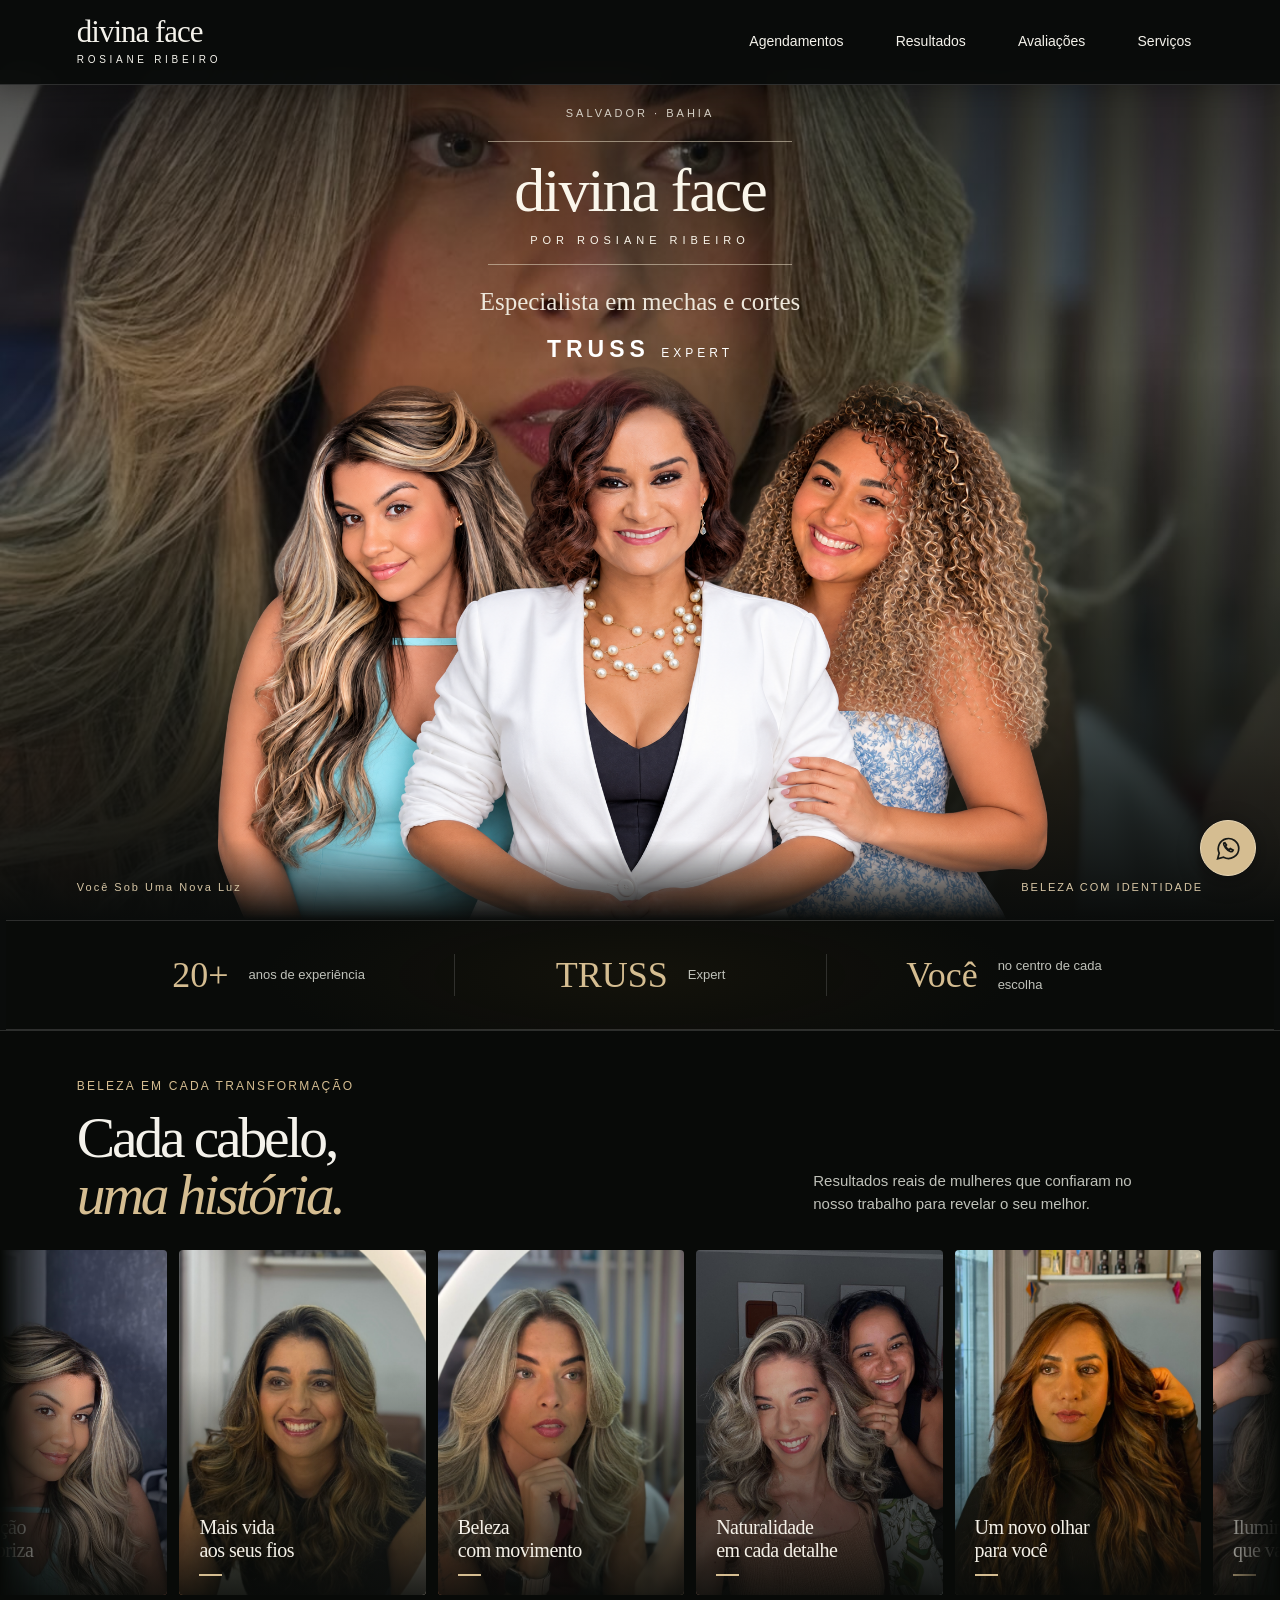
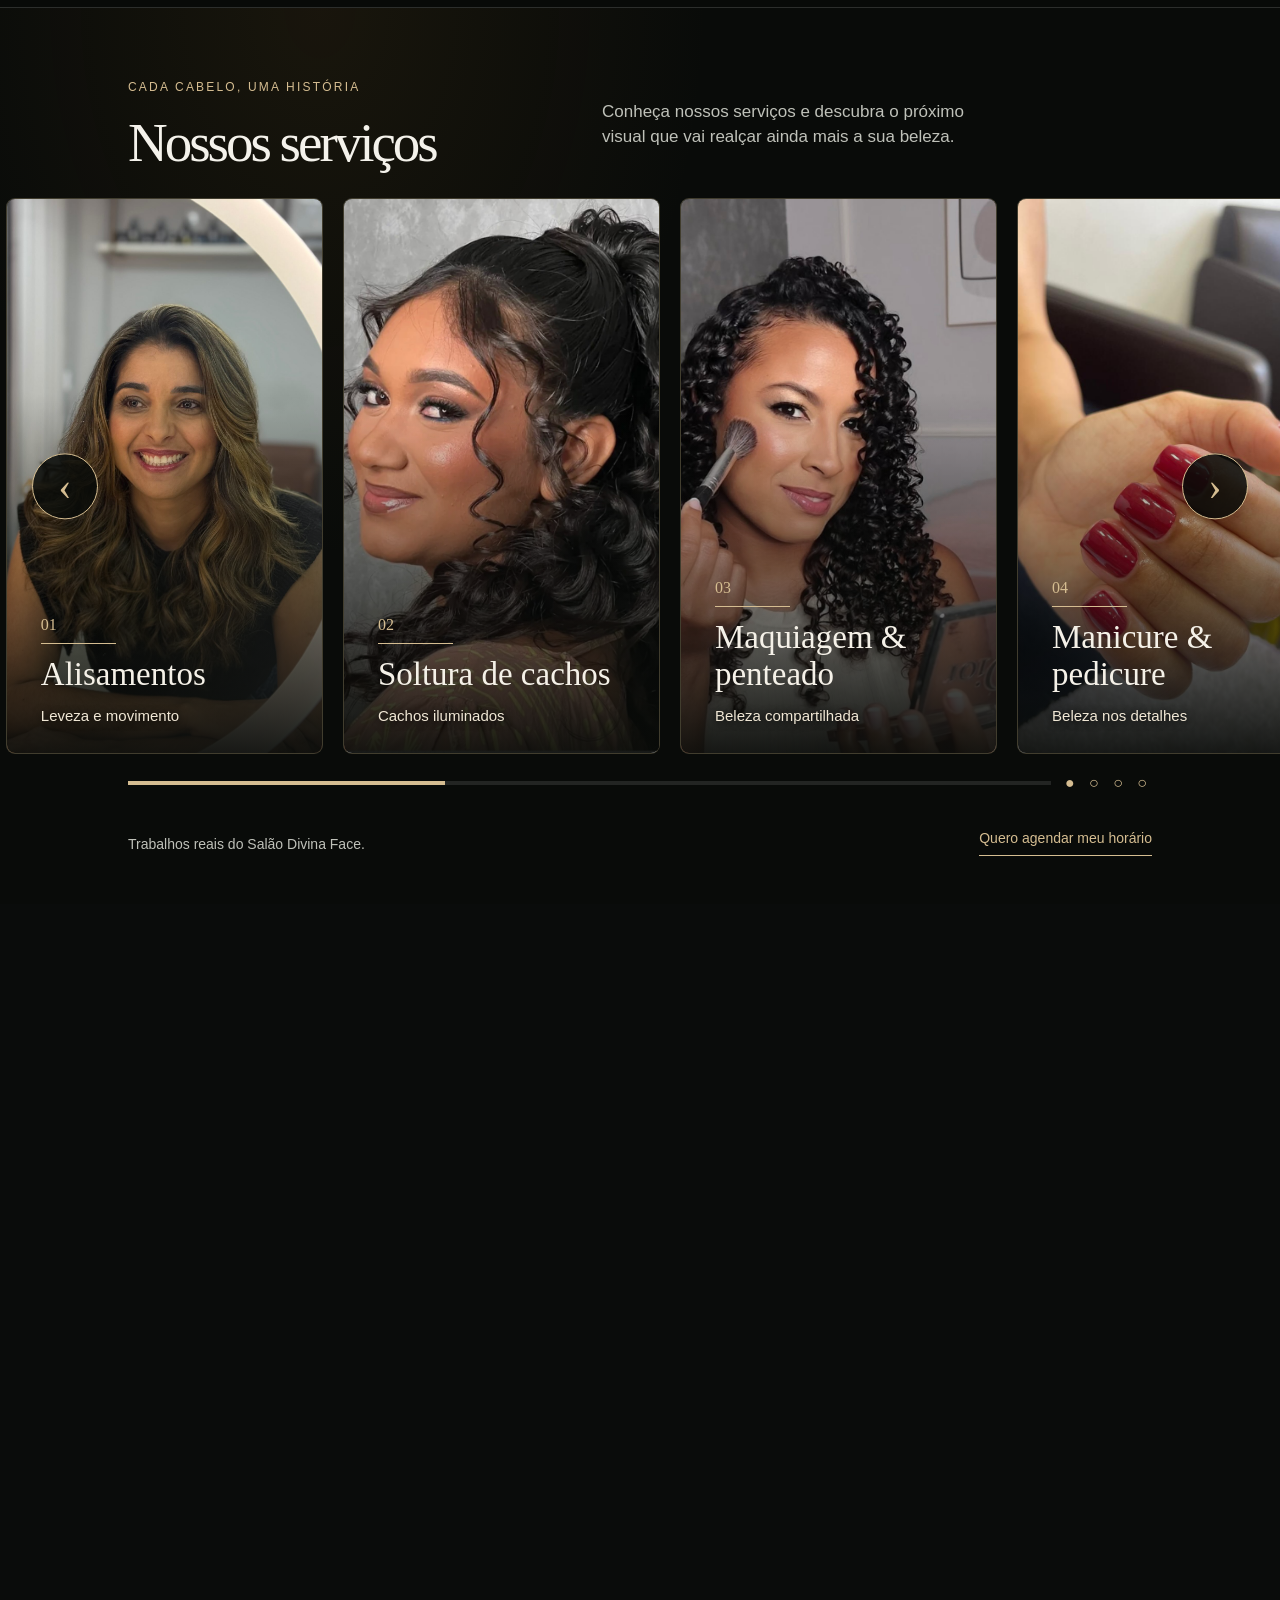
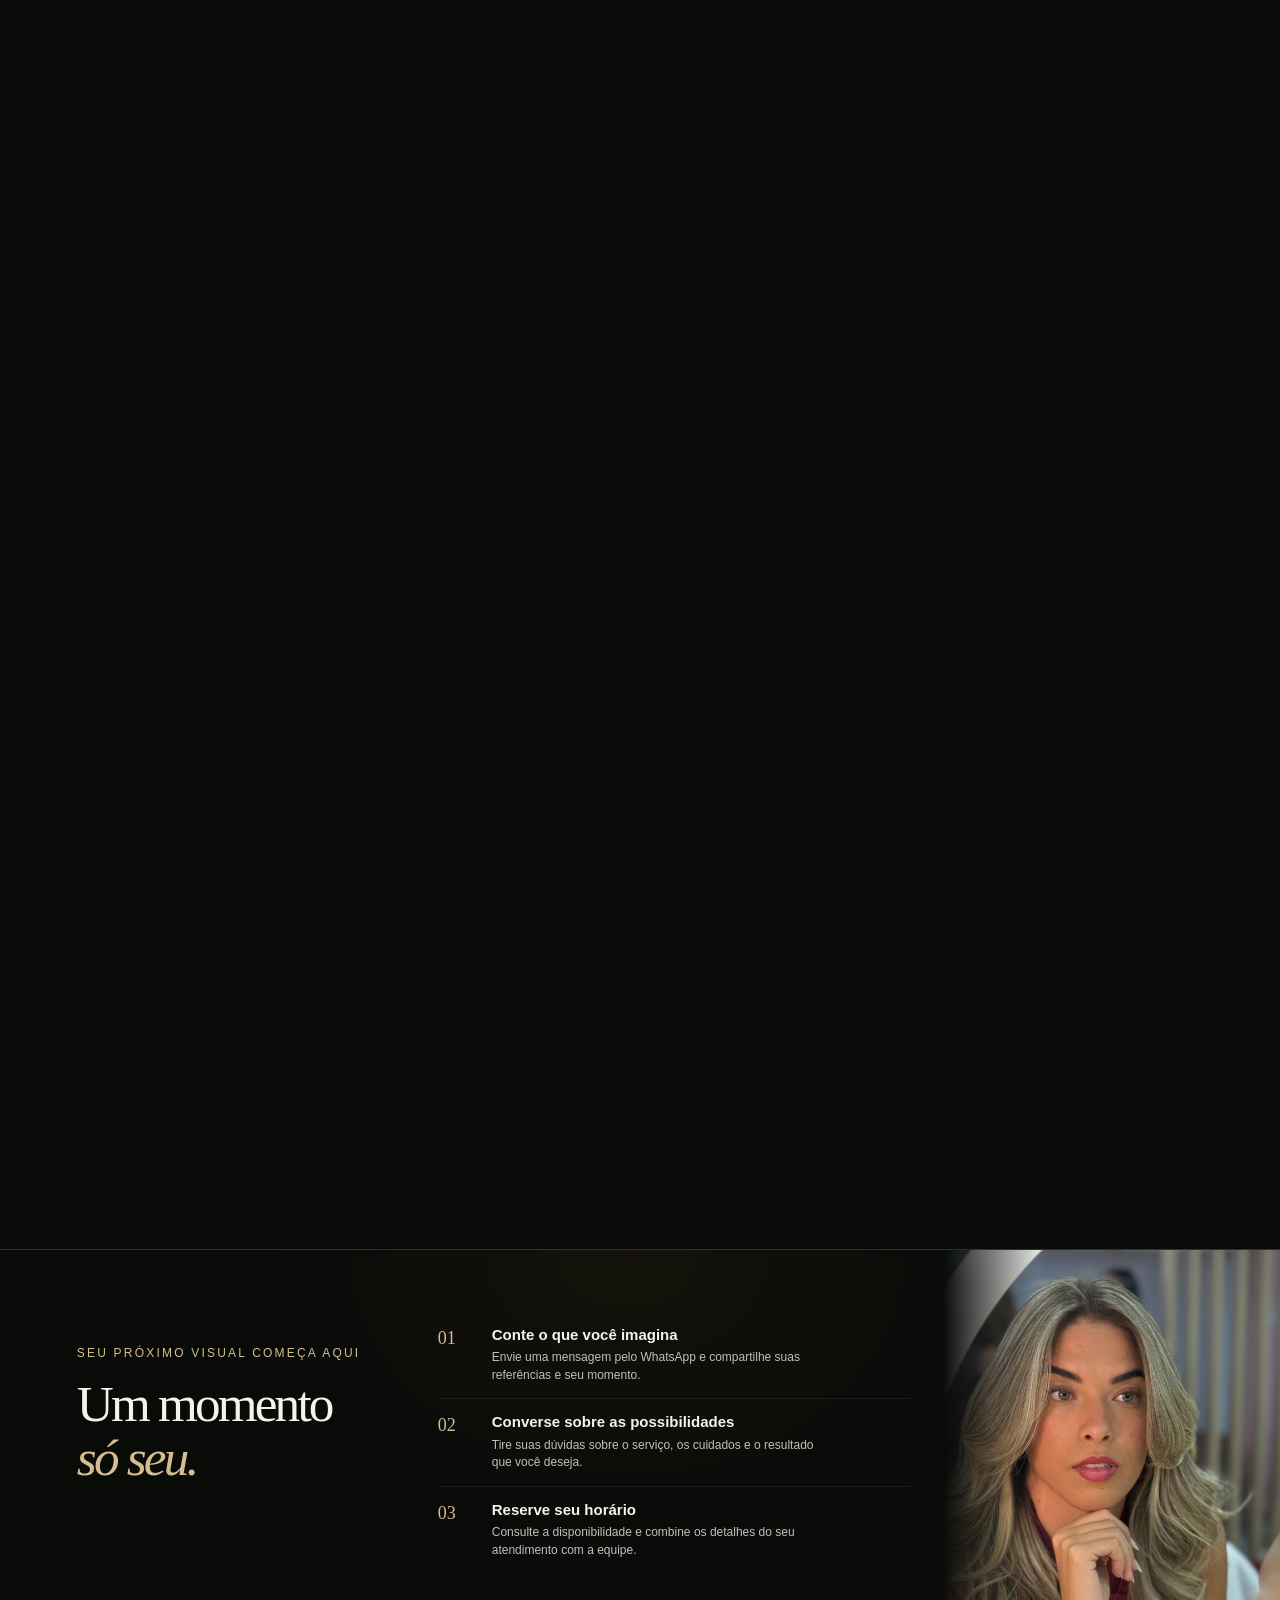
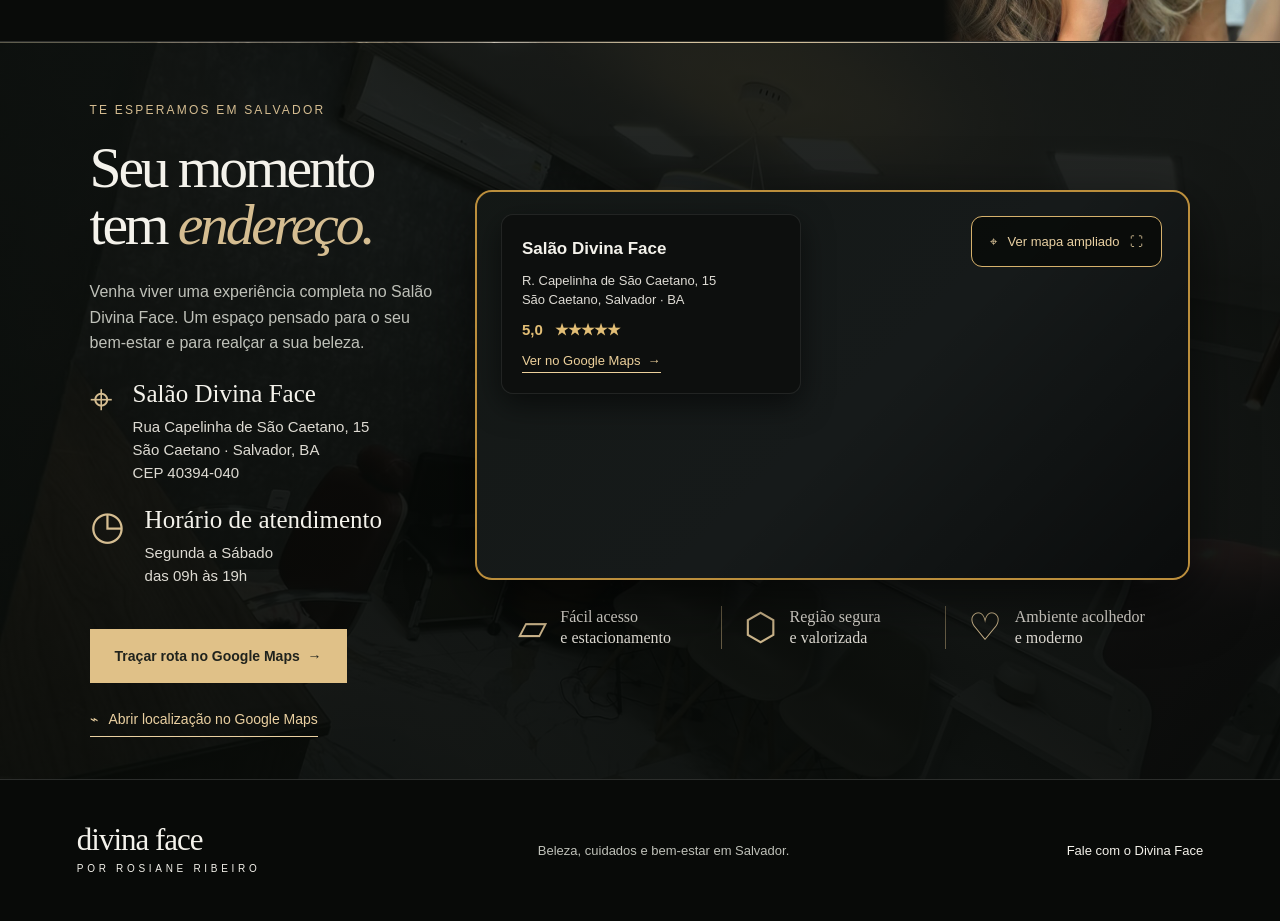
<file: index.html>
<!doctype html>
<html lang="pt-BR">
<head>
<meta charset="utf-8"><meta name="viewport" content="width=device-width,initial-scale=1">
<title>Divina Face | Rosiane Ribeiro · TRUSS Expert em Salvador</title>
<meta name="description" content="Realce sua beleza com Rosiane Ribeiro. Especialista em mechas e corte, TRUSS Expert e mais de 20 anos de experiência em Salvador. Agende pelo WhatsApp.">
<meta http-equiv="Cache-Control" content="no-cache, no-store, must-revalidate"><meta http-equiv="Pragma" content="no-cache"><meta http-equiv="Expires" content="0">
<meta name="theme-color" content="#171916">
<link rel="icon" type="image/svg+xml" href="data:image/svg+xml,%3Csvg xmlns='http://www.w3.org/2000/svg' viewBox='0 0 64 64'%3E%3Crect width='64' height='64' rx='14' fill='%23171916'/%3E%3Ctext x='32' y='45' text-anchor='middle' font-family='Georgia' font-size='40' fill='%23d4b986'%3ED%3C/text%3E%3C/svg%3E">
<style data-source="style.css">
:root{--bg:#171916;--surface:#20221e;--ink:#f4f2eb;--muted:#babdb2;--gold:#d4b986;--line:#ffffff25}*{box-sizing:border-box}html{scroll-behavior:smooth;scroll-padding-top:100px}body{margin:0;background:var(--bg);color:var(--ink);font-family:Arial,Helvetica,sans-serif;font-size:16px;line-height:1.65}a{color:inherit;text-decoration:none}img{display:block;width:100%;height:auto;object-fit:cover}h1,h2,h3,p{margin:0}h1,h2,h3{font-weight:400}h1,h2{font-family:Georgia,'Times New Roman',serif;line-height:1.05;letter-spacing:-.055em}em{color:var(--gold);font-weight:400}p{color:var(--muted)}a:focus-visible{outline:3px solid var(--gold);outline-offset:6px}.skip{position:absolute;left:20px;top:-80px;z-index:20;padding:12px;background:var(--gold);color:var(--bg)}.skip:focus{top:12px}.header{height:100px;display:flex;align-items:center;justify-content:space-between;max-width:1440px;padding:0 6%;margin:auto;border-bottom:1px solid var(--line)}.brand{font-family:Georgia,serif;font-size:31px;line-height:1.15;letter-spacing:-1px}.brand span{display:block;font:10px/2.1 Arial,sans-serif;letter-spacing:3.7px;text-align:center}.header nav{display:flex;gap:36px;align-items:center;font-size:14px}.header nav>a:hover{color:var(--gold)}.nav-cta{border:1px solid #a9946e;padding:10px 23px}.hero{max-width:1440px;margin:auto;display:grid;grid-template-columns:1fr 1fr;padding:42px 6% 0;gap:0 6%}.hero-copy{padding-top:37px;padding-bottom:32px}.eyebrow{font-size:12px;letter-spacing:2.2px;font-weight:500;color:var(--gold);line-height:1.6;display:flex;align-items:center;gap:14px}.line{width:32px;height:1px;background:var(--gold)}h1{font-size:clamp(58px,6.9vw,104px);margin:28px 0}.intro{font-family:Georgia,serif;font-size:24px;line-height:1.4;color:#deded5;max-width:390px}.hero-description{font-size:16px;line-height:1.8;max-width:390px;margin:21px 0 28px}.hero-description strong{color:var(--ink);font-weight:400}.button{display:inline-flex;gap:12px;align-items:center;justify-content:center;padding:16px 25px;background:var(--gold);color:#20231d;font-size:14px;font-weight:600;line-height:1.5;min-height:54px;transition:background .2s,transform .2s}.button:hover{background:#e7d1a8;transform:translateY(-2px)}.button svg{width:21px;height:21px;fill:none;stroke:currentColor;stroke-width:1.4}.micro{font-size:12px;margin-top:13px}.hero-signature{display:flex;align-items:center;gap:28px;margin-top:40px;color:#bfc1b6;font-size:11px;letter-spacing:3px}.expert{font-size:22px;font-weight:700;letter-spacing:3px;border-left:1px solid var(--line);padding-left:25px;line-height:1.2}.expert small{display:block;font-size:10px;letter-spacing:5px;margin-top:5px}.hero-image{position:relative;min-height:640px}.hero-image img{height:100%;position:absolute;object-position:center 34%}.hero-image:after{content:"";position:absolute;inset:50% 0 0;background:linear-gradient(transparent,#0009)}.image-caption{position:absolute;bottom:25px;left:25px;right:25px;z-index:1;display:flex;justify-content:space-between;gap:12px;font-size:10px;letter-spacing:1.5px}.hero-foot{grid-column:1/-1;display:flex;justify-content:space-between;padding:26px 0;font-size:11px;letter-spacing:1px;color:var(--muted)}.credentials{max-width:1268px;margin:12px auto 0;padding:33px 6%;border-top:1px solid var(--line);border-bottom:1px solid var(--line);display:grid;grid-template-columns:repeat(3,1fr)}.credentials>div{display:flex;align-items:center;justify-content:center;gap:20px}.credentials>div+div{border-left:1px solid var(--line)}.credentials strong{font:36px Georgia,serif;color:var(--gold)}.credentials span{font-size:13px;max-width:120px;line-height:1.5;color:var(--muted)}.section{padding:100px 6%;max-width:1440px;margin:auto}.section-heading{display:flex;align-items:flex-end;justify-content:space-between;gap:40px;margin-bottom:45px}h2{font-size:clamp(44px,5vw,68px)}.section-heading h2,.experience h2{margin-top:18px}.section-heading>p{max-width:330px;font-size:16px}.gallery{display:grid;grid-template-columns:repeat(3,1fr);gap:26px}.photo{position:relative;overflow:hidden;background:var(--surface)}.photo img{aspect-ratio:3/4;object-position:center 30%;transition:transform .6s}.work:hover img{transform:scale(1.025)}.photo span{position:absolute;bottom:18px;left:18px;background:#171916ce;padding:6px 10px;font-size:10px;letter-spacing:1.2px}.work-title{display:flex;justify-content:space-between;align-items:center;margin-top:18px;gap:10px}.work-title h3{font-family:Georgia,serif;font-size:24px}.work-title span{font-size:12px;color:var(--gold)}.work>p{font-size:14px;margin-top:7px}.portfolio-bottom{display:flex;justify-content:space-between;gap:25px;margin-top:36px;font-size:13px}.text-link{border-bottom:1px solid var(--gold);padding-bottom:5px;color:var(--gold)}.about{background:var(--surface);display:grid;grid-template-columns:1fr 1fr;gap:10%;align-items:center}.portrait-wrap{position:relative}.portrait{aspect-ratio:1/1.1;filter:saturate(.8);object-position:center}.portrait-label{position:absolute;bottom:-24px;right:-26px;background:var(--gold);color:var(--bg);font:italic 24px/1.35 Georgia,serif;padding:23px 30px}.about h2{margin:22px 0}.expert-line{font-size:11px;letter-spacing:1.5px;color:var(--gold);display:flex;flex-wrap:wrap;gap:12px;margin-bottom:25px}.expert-line span{border-left:1px solid #d4b98666;padding-left:12px}.about-copy>p:not(.eyebrow){margin-bottom:19px;font-size:16px}.outline{background:transparent;color:var(--gold);border:1px solid var(--gold);margin-top:12px;font-weight:400}.outline:hover{background:var(--gold);color:var(--bg)}.experience{display:grid;grid-template-columns:1fr 1fr;gap:10%}.steps article{display:flex;gap:25px;border-top:1px solid var(--line);padding:25px 0}.steps article>span{color:var(--gold);font:20px Georgia,serif}.steps h3{font:24px Georgia,serif;margin-bottom:10px}.steps p{font-size:15px;max-width:375px}.closing{padding:82px 24px 92px;text-align:center;background:#25291f;border-top:1px solid var(--line);border-bottom:1px solid var(--line)}.closing .eyebrow{justify-content:center}.closing h2{margin:24px auto;font-size:clamp(46px,5.7vw,78px)}.closing>p:not(.eyebrow){margin-bottom:29px}.phone{display:block;margin:17px auto 0;font-size:14px;color:var(--muted);width:fit-content}footer{display:flex;align-items:center;justify-content:space-between;gap:20px;padding:42px 6%;max-width:1440px;margin:auto}footer p,footer>a:last-child{font-size:13px}.floating{position:fixed;bottom:24px;right:24px;width:56px;height:56px;border-radius:50%;display:grid;place-items:center;background:#d4b986;color:#171916;box-shadow:0 4px 25px #0005;z-index:10;border:1px solid #ead8b6}.floating svg{width:29px;height:29px;stroke:currentColor;stroke-width:1.4;fill:none}@media(min-width:1600px){.about{max-width:none;padding-left:max(6%,calc((100vw - 1268px)/2));padding-right:max(6%,calc((100vw - 1268px)/2))}}@media(max-width:900px){.header{padding:0 5%;height:85px}.header nav{gap:20px}.hero{padding:28px 5% 0;gap:0 5%}.hero-copy{padding-top:10px}h1{font-size:65px}.hero-image{min-height:640px}.hero-signature{gap:12px;font-size:9px}.hero-signature .expert{padding-left:14px}.section{padding:75px 5%}.gallery{gap:18px}.work-title h3{font-size:21px}.about{gap:7%}.portrait-label{font-size:20px;right:-12px;padding:18px}.section-heading>p{max-width:290px}.credentials{padding:28px 3%}.credentials>div{gap:13px}.credentials strong{font-size:30px}footer p{display:none}}@media(max-width:640px){.header{height:82px;padding:0 6%}.brand{font-size:28px}.brand span{font-size:9px;letter-spacing:3px}.header nav>a:not(.nav-cta){display:none}.nav-cta{padding:9px 12px;font-size:12px}.hero{display:flex;flex-direction:column;padding:30px 6% 0}.hero-copy{padding-bottom:28px}.eyebrow{font-size:10px;letter-spacing:1.7px}h1{font-size:clamp(58px,14.5vw,88px);margin:23px 0}.intro{font-size:23px;max-width:360px}.hero-description{margin:18px 0 24px;max-width:370px}.hero-signature{margin-top:28px;font-size:10px;gap:25px}.hero-image{min-height:0;height:490px}.hero-image img{object-position:center 28%}.image-caption{left:18px;right:18px;font-size:9px;letter-spacing:1px}.hero-foot{padding:18px 0;font-size:10px}.hero-foot span:nth-child(2){display:none}.credentials{margin-top:8px;padding:23px 3%}.credentials>div{flex-direction:column;gap:7px;text-align:center}.credentials strong{font-size:29px}.credentials span{font-size:11px;max-width:105px}.section{padding:65px 6%}.section-heading{display:block;margin-bottom:30px}.section-heading>p{max-width:100%;margin-top:23px}.gallery{grid-template-columns:1fr;gap:32px}.photo img{aspect-ratio:4/4.5;object-position:center 25%}.work-title h3{font-size:25px}.portfolio-bottom{flex-direction:column;gap:13px}.text-link{width:fit-content}.about{grid-template-columns:1fr;gap:55px}.portrait-wrap{max-width:420px}.portrait{aspect-ratio:1/1}.portrait-label{bottom:-19px;right:12px}.about h2{font-size:62px}.about-copy .button{width:100%;font-size:13px;padding-inline:10px}.experience{grid-template-columns:1fr;gap:35px}.steps article:last-child{padding-bottom:0}.closing{padding:65px 6%}.closing>p:not(.eyebrow){font-size:15px}.closing h2{font-size:48px}.closing .button{width:100%;max-width:340px}footer{padding:35px 6% 85px;align-items:flex-start;flex-direction:column;gap:20px}.floating{width:53px;height:53px;right:18px;bottom:18px}.micro{font-size:12px;max-width:300px}}@media(prefers-reduced-motion:reduce){html{scroll-behavior:auto}*{transition:none!important}}

.reviews{border-top:1px solid var(--line)}.rating-summary{flex-shrink:0;min-width:260px}.rating-summary>div{display:flex;align-items:center;gap:22px}.rating-summary strong{font:64px/1 Georgia,serif;color:var(--ink)}.stars{color:var(--gold);font-size:22px;letter-spacing:4px}.rating-summary p{margin-top:12px;font-size:16px}.rating-summary small{font-size:12px;color:var(--muted)}.review-grid{display:grid;grid-template-columns:1fr 1fr;gap:26px}.review-card{margin:0;padding:34px;border:1px solid var(--line);display:flex;flex-direction:column;background:var(--surface)}.review-card .stars{font-size:16px}.review-card blockquote{font:25px/1.5 Georgia,serif;margin:22px 0 30px;flex:1}.review-card figcaption{display:flex;gap:14px;align-items:center}.review-avatar{width:44px;height:44px;display:grid;place-items:center;border:1px solid #d4b98660;border-radius:50%;color:var(--gold);font-size:13px}.review-card figcaption strong{display:block;font-size:14px;font-weight:500}.review-card figcaption div>span{display:block;font-size:12px;color:var(--muted)}.reviews-link{margin-top:28px;font-size:14px}.location{display:grid;grid-template-columns:1fr 1fr;gap:7%;align-items:center;padding-top:30px}.location h2{margin:18px 0 30px}.location h3{font:24px Georgia,serif;margin-bottom:12px}.location address{font-style:normal;line-height:1.9;color:var(--muted)}.location-copy>p:not(.eyebrow){margin:20px 0 24px}.map-frame{height:460px;border:1px solid var(--line);background:var(--surface)}.map-frame iframe{display:block;width:100%;height:100%;border:0}.map-link{display:block;width:fit-content;font-size:14px;margin-top:20px}@media(max-width:1100px) and (min-width:641px){.header nav{gap:17px;font-size:12px}.nav-cta{padding-inline:12px}}@media(max-width:800px){.review-grid{gap:18px}.review-card{padding:24px}.review-card blockquote{font-size:22px}}@media(max-width:640px){.rating-summary{margin-top:28px}.rating-summary strong{font-size:55px}.review-grid{grid-template-columns:1fr}.review-card{padding:26px}.location{grid-template-columns:1fr;gap:35px;padding-top:10px}.map-frame{height:350px}.location .button{font-size:13px}.review-card blockquote{font-size:24px}}

.photo-ribbon{padding:45px 0 30px;overflow:hidden}.ribbon-top{max-width:1440px;margin:auto;padding:0 6% 20px;display:flex;justify-content:space-between;align-items:center;gap:20px}.ribbon-controls{display:flex;gap:9px}.ribbon-controls button{font:12px Arial,sans-serif;min-height:38px;padding:9px 13px;color:var(--gold);background:transparent;border:1px solid var(--line);cursor:pointer}.ribbon-controls button:hover{background:var(--surface)}.ribbon-controls button:focus-visible,.ribbon-window:focus-visible{outline:2px solid var(--gold);outline-offset:3px}.ribbon-window{overflow-x:auto;scrollbar-width:none;overscroll-behavior-x:contain}.ribbon-window::-webkit-scrollbar{display:none}.ribbon-track{display:flex;gap:8px;width:max-content}.ribbon-photo{display:block;flex:0 0 255px;width:255px}.ribbon-photo img{width:255px;height:330px;object-fit:cover;object-position:center 30%}@media(max-width:640px){.ribbon-top{align-items:flex-start;flex-direction:column;gap:14px}.ribbon-photo{flex-basis:210px;width:210px}.ribbon-photo img{width:210px;height:280px}.photo-ribbon{padding-top:32px}.ribbon-controls button{min-height:44px;font-size:13px}}

/* Mobile navigation and touch ergonomics */
.mobile-nav{display:none}html{scroll-padding-top:80px}a,button{-webkit-tap-highlight-color:transparent}.section>*,.hero>*{min-width:0}
@media(max-width:760px){.header nav>a:not(.nav-cta){display:none}.mobile-nav{display:flex;position:sticky;top:0;z-index:15;background:#171916f5;border-bottom:1px solid var(--line);overflow-x:auto;gap:0;scrollbar-width:none;padding:0 4%;backdrop-filter:blur(12px)}.mobile-nav a{display:flex;align-items:center;justify-content:center;flex:1 0 auto;min-height:48px;padding:0 12px;font-size:14px}.mobile-nav a:hover,.mobile-nav a:focus-visible{color:var(--gold);background:var(--surface)}.header .nav-cta{min-height:44px;display:flex;align-items:center;font-size:14px}.header{gap:12px}.hero{padding-top:24px}.hero h1{font-size:clamp(48px,13.6vw,78px)}.hero-image{height:clamp(330px,110vw,490px)}.eyebrow{font-size:12px;letter-spacing:1.4px}.button,.about-copy .button,.location .button{font-size:14px;min-height:52px}.ribbon-controls{flex-wrap:wrap}.ribbon-controls button{font-size:14px;min-width:72px;min-height:44px}.text-link,.phone{min-height:44px;display:inline-flex;align-items:center;font-size:14px}.map-link{display:flex;width:fit-content}.credentials span{font-size:12px}.floating{bottom:calc(16px + env(safe-area-inset-bottom));right:16px}.closing{padding-bottom:85px}footer{padding-bottom:calc(100px + env(safe-area-inset-bottom))}.gallery,.review-grid{grid-template-columns:1fr}.about,.experience,.location{grid-template-columns:1fr}.section-heading{flex-wrap:wrap}.rating-summary{min-width:0}.review-card blockquote{overflow-wrap:anywhere}.hero-signature{flex-wrap:wrap}.expert-line{line-height:1.8}}
@media(max-width:360px){.header{padding-inline:4%}.brand{font-size:25px}.brand span{letter-spacing:2px}.header .nav-cta{padding-inline:10px;font-size:13px}.mobile-nav{padding-inline:0}.mobile-nav a{padding-inline:10px;font-size:13px}.hero-signature{gap:14px}.credentials>div{padding:0 6px}.credentials strong{font-size:26px}.about h2{font-size:54px}.closing h2{font-size:42px}}

.gallery-toolbar{display:flex;justify-content:space-between;align-items:center;gap:20px;margin-bottom:22px}.gallery-toolbar p{font-size:14px}.gallery{display:flex;gap:26px;overflow-x:auto;scroll-snap-type:x mandatory;scrollbar-width:thin;scrollbar-color:var(--gold) var(--surface);padding-bottom:20px;overscroll-behavior-x:contain}.gallery .work{flex:0 0 calc((100% - 52px)/3);min-width:0;scroll-snap-align:start}.post-link{position:absolute;bottom:18px;left:18px;background:#171916e8;padding:10px 12px;font-size:12px;min-height:44px;display:flex;align-items:center;color:var(--ink)}.gallery:focus-visible{outline:2px solid var(--gold);outline-offset:5px}@media(max-width:900px){.gallery .work{flex-basis:calc((100% - 26px)/2)}}@media(max-width:640px){.gallery .work{flex-basis:88%}.gallery-toolbar{align-items:flex-start;flex-direction:column;gap:14px}.gallery .photo img{aspect-ratio:3/4}.gallery .work-title h3{font-size:23px}.gallery{margin-right:-6.8%;padding-right:6.8%}.post-link{font-size:13px}}

.review-controls{justify-content:flex-end;margin-bottom:20px}.review-grid{display:flex;gap:26px;overflow-x:auto;scroll-snap-type:x mandatory;scrollbar-width:thin;scrollbar-color:var(--gold) var(--surface);padding-bottom:16px;overscroll-behavior-x:contain}.review-grid .review-card{flex:0 0 75%;scroll-snap-align:start;min-width:0}.review-grid:focus-visible{outline:2px solid var(--gold);outline-offset:4px}.review-card blockquote{max-width:720px}@media(max-width:640px){.review-controls{justify-content:flex-start}.review-grid .review-card{flex-basis:92%}.review-grid{margin-right:-6.8%;padding-right:6.8%}.review-card blockquote{font-size:23px}}

/* Clearer section navigation */
.header nav>a:not(.nav-cta){font-weight:600;color:var(--ink);padding:9px 12px;background:#ffffff09;border:1px solid #d4b98630;border-radius:4px}.header nav{gap:14px}.mobile-nav{padding:8px 3%;gap:6px;border-bottom:1px solid #d4b98670;box-shadow:0 4px 14px #0003}.mobile-nav a{font-weight:600;color:#f4e3c3;background:#ffffff0b;border:1px solid #d4b98655;border-radius:4px;min-height:44px;padding-inline:10px;white-space:nowrap}.mobile-nav a:hover,.mobile-nav a:focus-visible,.header nav>a:not(.nav-cta):hover{background:#d4b98622;color:#fff3dc;border-color:var(--gold)}@media(max-width:360px){.mobile-nav a{font-size:12px;padding-inline:8px}.mobile-nav{padding-inline:8px;gap:5px}}

.portrait{object-position:center 25%;filter:none}

@media(max-width:760px){.hero h1{font-size:clamp(42px,11.8vw,76px);margin:20px 0}.hero-description{margin-top:14px}}

@media(max-width:760px){.header nav{display:none}}

.review-help{font-size:14px;margin-bottom:16px}.review-controls{justify-content:flex-start}

/* Reference layout refinements */
.services{max-width:none;display:grid;grid-template-columns:minmax(0,1fr) minmax(420px,1fr);padding:0;background:#080a08}.services-copy{padding:88px max(6%,calc((100vw - 1268px)/2));padding-right:8%;max-width:720px;margin-left:auto}.services h2{margin:15px 0 18px}.services-copy>p:not(.eyebrow){max-width:430px;font-size:14px}.service-list{display:grid;grid-template-columns:1fr 1fr;gap:20px 34px;margin:30px 0}.service-list>div{display:flex;gap:12px}.service-list span{flex:0 0 24px;color:var(--gold);font-size:24px;line-height:1}.service-list p{font-size:12px;line-height:1.45}.service-list strong{display:block;color:var(--ink);font-size:13px;margin-bottom:3px}.services .button{font-size:13px;padding:13px 21px;min-height:48px}.services-visual{min-height:610px;position:relative;overflow:hidden}.services-visual:after{content:"";position:absolute;inset:0;background:linear-gradient(90deg,#0a0c0b80,transparent 45%,#0004)}.services-visual video{width:100%;height:100%;position:absolute;inset:0;object-fit:cover;object-position:center}.services-mark{position:absolute;z-index:1;top:46%;left:50%;transform:translate(-50%,-50%);text-align:center;color:#ead1a0;font:42px Georgia,serif;text-shadow:0 2px 10px #000}.services-mark span{display:block;font:9px Arial,sans-serif;letter-spacing:4px;margin-top:5px}.benefits{display:grid;grid-template-columns:repeat(4,1fr);max-width:1440px;margin:auto;padding:28px 6%;border-bottom:1px solid var(--line);border-top:1px solid var(--line);background:#090b09}.benefits div{display:flex;align-items:center;gap:16px;padding:0 20px;color:#d9d8cf;font-size:12px;line-height:1.35}.benefits div+div{border-left:1px solid var(--line)}.benefits span{color:var(--gold);font-size:30px}.about{background:#080a08}.reviews{background:#0a0c0b}.experience{padding-top:76px;padding-bottom:76px;background:#0a0c0b}.location{border-top:1px solid var(--line);padding-top:78px;padding-bottom:78px}.location .button{margin-top:24px}.map-frame{height:370px}.header{background:#080a08}.header nav>a:not(.nav-cta){background:transparent;border:0;border-radius:0;font-weight:400}.header nav>a:not(.nav-cta):hover{background:transparent;border-color:transparent;color:var(--gold)}footer{border-top:1px solid var(--line);background:#080a08;max-width:none;padding-left:6%;padding-right:6%}
@media(max-width:760px){.services{grid-template-columns:1fr}.services-copy{padding:64px 6%;max-width:none}.services-visual{min-height:390px}.service-list{gap:18px}.benefits{grid-template-columns:1fr 1fr;padding:20px 5%}.benefits div{padding:15px 9px;font-size:11px}.benefits div:nth-child(3){border-left:0;border-top:1px solid var(--line)}.benefits div:nth-child(4){border-top:1px solid var(--line)}.benefits span{font-size:24px}.services-mark{font-size:34px}.location{padding-top:55px;padding-bottom:55px}}

/* Appointment journey — matches the supplied editorial composition */
.experience{max-width:1440px;padding:0 6%;display:grid;grid-template-columns:30% 42% 28%;gap:0;align-items:stretch;border-top:1px solid var(--line);border-bottom:1px solid var(--line);background:#090b09}.experience-title{padding:60px 28px 56px 0}.experience-title h2{font-size:clamp(44px,4vw,63px);margin:14px 0 0}.experience .steps{padding:47px 32px 38px 0}.experience .steps article{display:grid;grid-template-columns:42px 1fr;gap:12px;padding:0 0 14px;margin-bottom:14px;border-top:0;border-bottom:1px solid #ffffff13}.experience .steps article:last-child{border-bottom:0;margin-bottom:0}.experience .steps article>span{font-size:18px;padding-top:2px}.experience .steps h3{font:600 15px/1.25 Arial,sans-serif;margin:0 0 5px;color:#f5f3ed}.experience .steps p{font-size:12px;line-height:1.45;max-width:330px}.experience-photo{min-height:290px;overflow:hidden;position:relative}.experience-photo:before{content:"";position:absolute;z-index:1;inset:0;background:linear-gradient(90deg,#090b09 0%,transparent 28%,#00000016 100%)}.experience-photo img{width:100%;height:100%;object-fit:cover;object-position:center 30%}@media(max-width:760px){.experience{padding:0 6%;grid-template-columns:1fr}.experience-title{padding:54px 0 30px}.experience .steps{padding:0 0 25px}.experience-photo{min-height:300px;margin:0 -6%}.experience-photo:before{background:linear-gradient(180deg,#090b0988,transparent 35%)}.experience .steps article{grid-template-columns:38px 1fr}.experience .steps h3{font-size:14px}}
/* Google reviews — compact three-card layout from the supplied reference */
.reviews{position:relative;max-width:1440px;padding:38px 6% 34px;background:#090b09}.reviews .section-heading{margin:0;align-items:flex-start}.reviews .section-heading h2{font-size:clamp(38px,3.55vw,57px);margin-top:12px}.reviews .rating-summary{padding-top:0;min-width:250px}.reviews .rating-summary>div{gap:12px}.reviews .rating-summary strong{font-size:48px}.reviews .stars{font-size:16px;letter-spacing:3px}.reviews .rating-summary p{font-size:11px;margin-top:7px;line-height:1.2}.reviews .rating-summary small{font-size:9px;display:block;margin-top:2px;line-height:1.2}.review-help{font-size:10px;margin:14px 0 12px}.review-controls{position:absolute;right:6%;top:112px;margin:0;gap:7px}.review-controls .ribbon-controls{gap:7px}.review-controls button{width:25px;height:25px;min-height:25px;padding:0;font-size:0;position:relative}.review-controls button:after{position:absolute;inset:0;display:grid;place-items:center;font-size:15px;color:var(--gold)}.review-controls button[data-review="prev"]:after{content:"‹"}.review-controls button[data-review="next"]:after{content:"›"}.review-grid{display:flex;gap:12px;padding:0;overflow:visible}.review-grid .review-card{flex:0 1 calc((100% - 24px)/3);padding:16px 15px 14px;border-color:#ffffff1d;background:#111411;min-height:136px}.review-card .stars{display:none}.review-card blockquote{font:13px/1.35 Arial,sans-serif;margin:8px 0 13px;color:#deded8;letter-spacing:-.1px}.review-card blockquote:before{content:"“";display:block;color:var(--gold);font:30px/11px Georgia,serif;margin-bottom:7px}.review-card figcaption{gap:8px;margin-top:auto}.review-avatar{width:26px;height:26px;font-size:0;overflow:hidden;background:url('assets/rosiane-clientes.png') center 10%/160px auto;border:1px solid var(--gold)}.review-card figcaption strong{font-size:9px;line-height:1.2}.review-card figcaption div>span{font-size:8px;line-height:1.2}.review-card figcaption:after{content:"★★★★★";margin-left:auto;color:var(--gold);font-size:10px;letter-spacing:2px}.reviews-link{display:none}@media(max-width:760px){.reviews{padding:50px 6%}.reviews .section-heading{display:block}.reviews .rating-summary{margin-top:26px}.review-controls{position:static;margin:16px 0}.review-grid{overflow-x:auto;padding-bottom:12px;scroll-snap-type:x mandatory}.review-grid .review-card{flex:0 0 88%;scroll-snap-align:start}.review-help{margin-top:16px}}
/* Keep the image column tied to the content height, regardless of source ratio. */
.experience-photo{height:auto;min-height:0;align-self:stretch}.experience-photo img{position:absolute;inset:0;height:100%;min-height:100%;object-fit:cover;object-position:center 30%}
/* Blend the service image into the dark content panel without a hard seam. */
.services-copy{position:relative;z-index:2}.services-visual{margin-left:-110px;z-index:1}.services-visual:after{background:linear-gradient(90deg,#080a08 0%,#080a08 10%,#080a08e8 24%,#080a08a3 39%,#080a0840 56%,transparent 73%)}@media(max-width:760px){.services-visual{margin-left:0}.services-visual:after{background:linear-gradient(180deg,#080a08b8 0%,#080a0838 32%,transparent 62%)}}
/* Let the journey image reach the right edge while preserving left content spacing. */
.experience{padding-right:0}@media(max-width:760px){.experience{padding-right:6%}}
/* Auto-moving transformation carousel */
.photo-ribbon{padding:46px 0 12px;background:radial-gradient(ellipse 45% 85% at 51% 0,#55401e38,transparent 70%),#090b09;border-top:1px solid var(--line);border-bottom:1px solid var(--line)}.ribbon-top{max-width:none;padding:0 6% 27px;display:grid;grid-template-columns:1fr minmax(270px,390px);align-items:end;gap:50px}.ribbon-top h2{font-size:clamp(40px,4.5vw,65px);line-height:.98;margin:14px 0 0}.ribbon-top>p{font-size:15px;line-height:1.5;margin:0 0 8px;max-width:360px}.photo-ribbon .ribbon-controls{display:none}.ribbon-track{gap:12px}.ribbon-photo{position:relative;flex:0 0 calc((100vw - 48px)/5);width:calc((100vw - 48px)/5);max-width:254px;height:276px;overflow:hidden;border-radius:4px;background:#171916}.ribbon-photo img{width:100%;height:100%;object-fit:cover;object-position:center 30%;transition:transform .5s}.ribbon-photo:after{content:"";position:absolute;inset:35% 0 0;background:linear-gradient(transparent,#090b09e8)}.ribbon-photo h3{position:absolute;z-index:1;left:20px;bottom:19px;margin:0;color:#f4f0e7;font:20px/1.12 Georgia,serif;letter-spacing:-.5px}.ribbon-photo h3:after{content:"";display:block;width:23px;height:2px;background:var(--gold);margin-top:13px}.ribbon-photo:hover img{transform:scale(1.04)}@media(max-width:760px){.photo-ribbon{padding-top:42px}.ribbon-top{display:block;padding:0 6% 24px}.ribbon-top h2{font-size:44px}.ribbon-top>p{font-size:14px;margin-top:20px}.ribbon-photo{flex-basis:72vw;width:72vw;height:330px}.ribbon-photo h3{font-size:22px;left:22px;bottom:21px}}
/* 25% taller transformation cards. */
.photo-ribbon .ribbon-photo{height:345px}@media(max-width:760px){.photo-ribbon .ribbon-photo{height:413px}}
/* Soft golden ambient light across the editorial sections. */
.portfolio{background:radial-gradient(ellipse 48% 64% at 72% 8%,#7b572323,transparent 72%),#090b09}.reviews{background:radial-gradient(ellipse 43% 78% at 64% 0,#6e4e1d2b,transparent 70%),#090b09}.about{background:radial-gradient(ellipse 44% 90% at 20% 45%,#6e4e1d22,transparent 74%),#080a08}.experience{background:radial-gradient(ellipse 38% 100% at 49% 0,#6d4e1c1d,transparent 72%),#090b09}.location{background:radial-gradient(ellipse 48% 84% at 74% 28%,#6f501c20,transparent 74%),#090b09}.credentials,.benefits{background:radial-gradient(ellipse 38% 110% at 50% 50%,#5e441920,transparent 78%),#090b09}
/* Results carousel — editorial cards while retaining the existing copy. */
.portfolio{position:relative;max-width:none;padding:40px 0 48px;background:radial-gradient(ellipse 42% 85% at 25% 0,#71501d26,transparent 72%),#090b09;overflow:hidden}.portfolio .section-heading{padding:0 10%;margin:0 0 28px;align-items:center}.portfolio .section-heading h2{font-size:clamp(45px,4.3vw,68px);line-height:1}.portfolio .section-heading>p{max-width:360px;font-size:15px;line-height:1.5}.portfolio .gallery-toolbar{position:absolute;z-index:3;right:10%;top:48px;margin:0}.portfolio .gallery-toolbar>p{display:none}.portfolio .gallery-toolbar .ribbon-controls{gap:18px}.portfolio .gallery-toolbar button{width:56px;height:56px;min-height:56px;padding:0;border-color:#d4b986a5;border-radius:8px;font-size:0;position:relative}.portfolio .gallery-toolbar button:after{position:absolute;inset:0;display:grid;place-items:center;color:var(--gold);font:33px/1 Georgia,serif}.portfolio .gallery-toolbar button[data-gallery="prev"]:after{content:"‹"}.portfolio .gallery-toolbar button[data-gallery="next"]:after{content:"›"}.portfolio .gallery{gap:20px;margin:0;padding:0 8.5% 20px;overflow-x:auto;scroll-snap-type:x mandatory;scrollbar-width:none}.portfolio .gallery::-webkit-scrollbar{display:none}.portfolio .gallery .work{position:relative;flex:0 0 calc((100% - 40px)/3);height:556px;overflow:hidden;border:1px solid #d4b98638;border-radius:9px;background:#171916;scroll-snap-align:start}.portfolio .gallery .photo{height:100%;background:transparent}.portfolio .gallery .photo:after{content:"";position:absolute;inset:35% 0 0;background:linear-gradient(transparent,#090b09ef)}.portfolio .gallery .photo img{height:100%;aspect-ratio:auto;object-fit:cover;object-position:center 28%;transition:transform .7s}.portfolio .gallery .work:hover .photo img{transform:scale(1.035)}.portfolio .work-title{position:absolute;z-index:1;left:34px;right:30px;bottom:53px;display:flex;flex-direction:column-reverse;align-items:flex-start;gap:14px;margin:0}.portfolio .work-title h3{font-size:33px;line-height:1.05;color:#f5f1e8}.portfolio .work-title span{font:16px Georgia,serif;color:var(--gold);width:75px;padding-bottom:9px;border-bottom:1px solid var(--gold)}.portfolio .work>p{position:absolute;z-index:1;left:34px;right:30px;bottom:24px;margin:0;color:#e4e0d7;font-size:15px;line-height:1.35}.portfolio .portfolio-bottom{position:relative;margin:7px 10% 0;padding-top:36px;min-height:75px;align-items:end}.portfolio .portfolio-bottom:before{content:"";position:absolute;top:0;left:0;right:0;height:4px;background:linear-gradient(90deg,var(--gold) 0 31%,#ffffff1b 31%)}.portfolio .portfolio-bottom:after{content:"● ○ ○ ○";position:absolute;right:0;top:-11px;color:var(--gold);font-size:16px;letter-spacing:5px;background:#090b09;padding-left:14px}.portfolio .portfolio-bottom p{font-size:14px}.portfolio .portfolio-bottom .text-link{font-size:14px}@media(max-width:900px){.portfolio .gallery .work{flex-basis:calc((100% - 20px)/2);height:500px}.portfolio .gallery-toolbar{top:43px}.portfolio .gallery-toolbar button{width:48px;height:48px;min-height:48px}}@media(max-width:760px){.portfolio{padding-top:48px}.portfolio .section-heading{padding:0 6%;display:block}.portfolio .section-heading h2{font-size:46px}.portfolio .section-heading>p{margin-top:18px}.portfolio .gallery-toolbar{position:static;margin:20px 6px 20px 6%;}.portfolio .gallery{padding-left:6%;padding-right:6%;gap:14px}.portfolio .gallery .work{flex-basis:88%;height:480px}.portfolio .work-title{left:25px;bottom:52px}.portfolio .work-title h3{font-size:28px}.portfolio .work>p{left:25px;bottom:23px;font-size:14px}.portfolio .portfolio-bottom{margin:8px 6% 0;display:block}.portfolio .portfolio-bottom .text-link{margin-top:22px}.portfolio .portfolio-bottom:after{display:none}}
.portfolio .section-heading>p{padding-right:150px;box-sizing:content-box}@media(max-width:900px){.portfolio .section-heading>p{padding-right:120px}}@media(max-width:760px){.portfolio .section-heading>p{padding-right:0}}
/* Five-result gallery: side controls, cropped edge cards and ambient edge fades. */
.portfolio .gallery{position:relative;padding:0 0 20px;gap:20px;cursor:grab}.portfolio .gallery.is-dragging{cursor:grabbing;scroll-snap-type:none;user-select:none}.portfolio .gallery .work{flex-basis:27.3%;height:556px}.portfolio .gallery .work:first-child{margin-left:-11%}.portfolio .gallery:before,.portfolio .gallery:after{content:"";position:absolute;z-index:2;top:0;bottom:20px;width:11%;pointer-events:none}.portfolio .gallery:before{left:0;background:linear-gradient(90deg,#090b09 0%,#090b09e8 22%,transparent 100%)}.portfolio .gallery:after{right:0;background:linear-gradient(270deg,#090b09 0%,#090b09e8 22%,transparent 100%)}.portfolio .gallery-toolbar{left:2.5%;right:2.5%;top:50%;width:auto;transform:translateY(-4%);pointer-events:none}.portfolio .gallery-toolbar .ribbon-controls{width:100%;justify-content:space-between}.portfolio .gallery-toolbar button{pointer-events:auto;width:66px;height:66px;min-height:66px;border-radius:50%;background:#090b09d9;border-color:var(--gold)}.portfolio .gallery-toolbar button:after{font-size:40px}@media(max-width:900px){.portfolio .gallery .work{flex-basis:42%;height:500px}.portfolio .gallery .work:first-child{margin-left:-14%}.portfolio .gallery-toolbar{top:53%}.portfolio .gallery-toolbar button{width:56px;height:56px;min-height:56px}}@media(max-width:760px){.portfolio .gallery{padding-bottom:16px}.portfolio .gallery .work{flex-basis:84%;height:480px}.portfolio .gallery .work:first-child{margin-left:-22%}.portfolio .gallery:before,.portfolio .gallery:after{bottom:16px;width:14%}.portfolio .gallery-toolbar{position:static;transform:none;margin:20px 6%}.portfolio .gallery-toolbar .ribbon-controls{width:auto;justify-content:flex-start}.portfolio .gallery-toolbar button{width:48px;height:48px;min-height:48px;border-radius:8px;background:transparent}}
.portfolio .gallery .work:first-child{margin-left:-20.5%}.portfolio .gallery:before,.portfolio .gallery:after{width:9%}@media(max-width:900px){.portfolio .gallery .work:first-child{margin-left:-14%}}@media(max-width:760px){.portfolio .gallery .work:first-child{margin-left:-22%}}
/* Fade the auto-moving ribbon into the section background at both edges. */
.photo-ribbon .ribbon-window{-webkit-mask-image:linear-gradient(90deg,transparent 0,#000 6%,#000 94%,transparent 100%);mask-image:linear-gradient(90deg,transparent 0,#000 6%,#000 94%,transparent 100%)}@media(max-width:760px){.photo-ribbon .ribbon-window{-webkit-mask-image:linear-gradient(90deg,transparent 0,#000 9%,#000 91%,transparent 100%);mask-image:linear-gradient(90deg,transparent 0,#000 9%,#000 91%,transparent 100%)}}
/* Blend the portrait naturally into the Rosiane content panel. */
.about .portrait-wrap:after{content:"";position:absolute;z-index:1;inset:0;background:linear-gradient(90deg,transparent 54%,#20221ed0 83%,#20221e 100%),linear-gradient(0deg,#20221ec9 0%,transparent 24%);pointer-events:none}.about .portrait-label{z-index:2}.about .portrait{position:relative;z-index:0}
/* Rosiane editorial layout, kept intentionally clean of portrait labels and metrics. */
.about{max-width:none;padding:0;display:grid;grid-template-columns:53% 47%;gap:0;align-items:stretch;background:#111310;overflow:hidden}.about .portrait-wrap{max-width:none;height:720px;margin:0;overflow:hidden}.about .portrait{width:100%;height:100%;aspect-ratio:auto;object-fit:cover;object-position:center 25%;filter:none}.about-copy{padding:88px 11% 74px 12%;align-self:center}.about-copy h2{font-size:clamp(62px,5vw,88px);line-height:.92;margin:20px 0}.about .expert-line{font-size:11px;letter-spacing:3px;margin-bottom:31px}.about-copy>p:not(.eyebrow){max-width:630px;font-size:16px;line-height:1.7;margin-bottom:18px}.about .outline{margin:20px 0 0;padding:15px 25px;border-color:#dfc185;color:#e4c586;background:transparent}.about .outline:hover{background:#dfc185;color:#111310}@media(max-width:1050px){.about .portrait-wrap{height:630px}.about-copy{padding:62px 7%}}@media(max-width:760px){.about{grid-template-columns:1fr}.about .portrait-wrap{height:510px}.about-copy{padding:58px 6%}.about-copy h2{font-size:62px}.about .outline{width:100%}}
.about .portrait-wrap:after{background:linear-gradient(90deg,transparent 31%,#20221e78 58%,#20221edb 82%,#20221e 100%),linear-gradient(0deg,#20221ed4 0%,transparent 28%)}
.about .portrait-wrap:after{background:linear-gradient(90deg,transparent 12%,#1113104d 46%,#111310b8 73%,#111310 100%),linear-gradient(0deg,#111310dc 0%,transparent 31%)}
/* Review experience — salon backdrop, prominent score and image-led testimonials. */
.reviews{max-width:none;padding:48px 4% 34px;background:linear-gradient(90deg,#090b09ef 0%,#090b09c4 42%,#090b0973 100%),url('assets/ef3321567494a9ca.jpg') center 42%/cover no-repeat;overflow:hidden}.reviews .section-heading{max-width:1880px;margin:0 auto 28px;align-items:center}.reviews .section-heading h2{font-size:clamp(48px,4.7vw,76px);line-height:.96;margin-top:12px}.reviews .section-heading>p{display:block;max-width:490px;font-size:17px;line-height:1.4;margin-top:17px}.reviews .rating-summary{min-width:480px;padding:18px 0 18px 40px;border-left:1px solid #d4b9868d}.reviews .rating-summary>div{gap:23px}.reviews .rating-summary strong{font-size:72px}.reviews .rating-summary .stars{font-size:31px;letter-spacing:5px}.reviews .rating-summary p{font-size:17px;margin-top:4px}.reviews .rating-summary small{font-size:13px}.reviews .review-help{display:none}.reviews .review-controls{position:absolute;right:4%;top:230px;margin:0}.reviews .review-controls .ribbon-controls{gap:12px}.reviews .review-controls button{width:56px;height:56px;min-height:56px;border-radius:50%;border-color:#d8bd87;background:#090b09a6}.reviews .review-grid{max-width:1880px;margin:auto;display:flex;gap:20px;overflow:visible;padding:0}.reviews .review-grid .review-card{position:relative;display:block;flex:1 1 0;min-height:258px;padding:40px 28px 24px 43%;border:1px solid #d4b98638;border-radius:8px;background:linear-gradient(90deg,#111411f5 38%,#10120ff2 100%);overflow:hidden}.reviews .review-card:before{content:"";position:absolute;inset:0 auto 0 0;width:38%;background:center/cover no-repeat;filter:saturate(.84)}.reviews .review-card:nth-child(1):before{background-image:url('assets/a915676ca6c4d423.jpg')}.reviews .review-card:nth-child(2):before{background-image:url('assets/20e9200f7c10c653.jpg')}.reviews .review-card:nth-child(3):before{background-image:url('assets/175963c927ca9839.jpg')}.reviews .review-card:after{content:"";position:absolute;z-index:0;inset:0 auto 0 24%;width:22%;background:linear-gradient(90deg,transparent,#111411ed)}.reviews .review-card blockquote{position:relative;z-index:1;font:18px/1.35 Arial,sans-serif;margin:0 0 24px;color:#efebe2}.reviews .review-card blockquote:before{font-size:42px;line-height:13px;margin-bottom:10px}.reviews .review-card figcaption{position:relative;z-index:1;margin-top:0;gap:12px}.reviews .review-avatar{width:46px;height:46px;background:#0c0e0c;border-color:#d5bd91;font-size:12px;color:#eee7d7}.reviews .review-card figcaption strong{font-size:15px}.reviews .review-card figcaption div>span{font-size:12px}.reviews .review-card figcaption:after{position:absolute;left:0;bottom:60px;font-size:17px;letter-spacing:4px}.reviews .reviews-link{display:block;max-width:1880px;margin:26px auto 0;text-align:right}.reviews .reviews-link .button{border:0;border-bottom:1px solid var(--gold);padding:0 0 8px;background:transparent;color:var(--gold);min-height:auto}.reviews .reviews-link .button:before{content:"Ver mais avaliações";font-size:15px}.reviews .reviews-link .button{font-size:0}.reviews .reviews-link .button:after{content:"→";font-size:22px;margin-left:13px}@media(max-width:1100px){.reviews .rating-summary{min-width:350px}.reviews .review-grid{overflow-x:auto;padding-bottom:12px}.reviews .review-grid .review-card{flex:0 0 62%}.reviews .review-controls{top:210px}}@media(max-width:760px){.reviews{padding:50px 6%}.reviews .section-heading{display:block}.reviews .section-heading>p{font-size:15px}.reviews .rating-summary{margin-top:26px;padding:0;border:0;min-width:0}.reviews .rating-summary strong{font-size:60px}.reviews .rating-summary .stars{font-size:22px}.reviews .review-controls{position:static;margin:22px 0}.reviews .review-grid{margin-right:-6%;padding-right:6%}.reviews .review-grid .review-card{flex-basis:91%;min-height:275px;padding:38px 20px 22px 44%}.reviews .review-card:before{width:42%}.reviews .review-card:after{left:22%;width:26%}.reviews .review-card blockquote{font-size:16px}.reviews .reviews-link{text-align:left;margin-top:22px}}
/* Location experience — an editorial visit planner around the map. */
.location{max-width:none;position:relative;display:grid;grid-template-columns:35% 65%;gap:0;padding:76px 7% 58px;background:linear-gradient(90deg,#090b09f5 0%,#090b09db 39%,#090b0985 100%),url('assets/ef3321567494a9ca.jpg') center/cover no-repeat;border-top:1px solid #d4b9863d;overflow:hidden}.location-copy{position:relative;z-index:1;padding:0 8% 0 0}.location h2{font-size:clamp(52px,4.5vw,76px);line-height:.98;margin:20px 0 26px}.location-intro{max-width:460px;font-size:16px;line-height:1.6;margin-bottom:32px}.location-detail{display:flex;gap:20px;margin:22px 0}.location-detail i{font:40px/1 Georgia,serif;color:var(--gold);font-style:normal}.location-detail h3{font:25px/1.1 Georgia,serif;margin:0 0 7px}.location-detail address,.location-detail p{font-size:15px;line-height:1.55;color:#dedbd3}.location-copy .button{margin:20px 0 0;padding:16px 25px;background:#e0c188}.location-copy .map-link{font-size:14px;margin:25px 0 0;color:#ead0a1;border-color:#ead0a1}.location-map-area{position:relative;z-index:1;align-self:center}.location .map-frame{position:relative;height:520px;border:2px solid #bb8e3c;border-radius:17px;overflow:hidden;background:#161a1a;box-shadow:0 18px 60px #0009}.location .map-frame iframe{filter:grayscale(1) invert(.88) hue-rotate(158deg) brightness(.72) contrast(.95);opacity:.78}.location .map-frame:after{content:"";position:absolute;inset:0;pointer-events:none;background:linear-gradient(135deg,#1116105c,transparent 55%,#0008)}.map-info{position:absolute;z-index:2;top:22px;left:24px;display:flex;flex-direction:column;gap:8px;width:300px;padding:20px;background:#0d0f0eee;border:1px solid #ffffff16;border-radius:12px;box-shadow:0 10px 30px #0008}.map-info strong{font-size:17px}.map-info span{font-size:13px;line-height:1.5;color:#dedbd4}.map-info b{color:#e2be76;font-size:15px}.map-info a{font-size:13px;color:#ecd09b;border-bottom:1px solid #ecd09b;width:max-content}.map-expand{position:absolute;z-index:2;right:26px;top:24px;padding:14px 18px;border:1px solid #d6b16c;border-radius:11px;background:#090b09dc;color:#e9d0a2;font-size:13px}.location-benefits{display:grid;grid-template-columns:repeat(3,1fr);gap:0;margin:36px 3% 0}.location-benefits div{display:flex;align-items:center;gap:13px;padding:0 22px;color:#e4e0d8;font:16px/1.35 Georgia,serif}.location-benefits div+div{border-left:1px solid #d4b98674}.location-benefits i{font:38px/1 Georgia,serif;color:var(--gold);font-style:normal}@media(max-width:1100px){.location{grid-template-columns:38% 62%;padding-inline:5%}.location-copy{padding-right:7%}.location .map-frame{height:460px}.map-info{width:250px}.location-benefits{margin-inline:0}.location-benefits div{padding-inline:12px;font-size:14px}}@media(max-width:760px){.location{display:block;padding:58px 6%;background:linear-gradient(180deg,#090b09f5,#090b09d2),url('assets/ef3321567494a9ca.jpg') center/cover}.location-copy{padding:0}.location h2{font-size:52px}.location-map-area{margin-top:42px}.location .map-frame{height:410px;border-radius:12px}.map-info{left:13px;top:13px;width:calc(100% - 26px);padding:15px}.map-expand{top:auto;right:13px;bottom:13px;padding:11px 13px;font-size:12px}.location-benefits{grid-template-columns:1fr;margin:28px 0 0}.location-benefits div{padding:15px 0}.location-benefits div+div{border-left:0;border-top:1px solid #d4b98655}.location-copy .button{width:100%}}
/* Text-only testimonials. */
.reviews .review-card:before,.reviews .review-card:after{display:none}.reviews .review-grid .review-card{padding:32px 30px 25px;min-height:230px;background:linear-gradient(135deg,#131613f5,#0d0f0dee)}.reviews .review-card blockquote{font-size:19px;margin-bottom:28px}.reviews .review-card figcaption:after{bottom:62px}@media(max-width:760px){.reviews .review-grid .review-card{padding:28px 24px;min-height:220px}.reviews .review-card blockquote{font-size:17px}}
/* Keep the location map visually compact. */
.location{padding-top:58px;padding-bottom:42px}.location .map-frame{height:390px}.location-benefits{margin-top:26px}@media(max-width:1100px){.location .map-frame{height:360px}}@media(max-width:760px){.location{padding-top:50px;padding-bottom:48px}.location .map-frame{height:330px}}
/* Stable testimonial card rhythm after removing the imagery. */
.reviews .review-grid .review-card{display:flex;flex-direction:column;justify-content:flex-start}.reviews .review-card blockquote{font-size:17px;line-height:1.35;margin:0;color:#efebe2}.reviews .review-card blockquote:after{content:"★★★★★";display:block;margin-top:17px;color:var(--gold);font:17px/1 Arial,sans-serif;letter-spacing:4px}.reviews .review-card figcaption{margin-top:auto;padding-top:24px}.reviews .review-card figcaption:after{display:none}.reviews .review-controls{top:182px}@media(max-width:760px){.reviews .review-controls{position:static}.reviews .review-card blockquote{font-size:16px}}
.reviews{background:linear-gradient(180deg,#090b091c 0%,#090b0966 36%,#090b09e8 78%,#090b09 100%),url('assets/reviews-salon-background.png') center top/cover no-repeat}
.reviews{background:linear-gradient(90deg,#090b09 0%,#090b09ed 22%,#090b0985 40%,transparent 61%),linear-gradient(180deg,#090b091c 0%,#090b0966 36%,#090b09e8 78%,#090b09 100%),url('assets/reviews-salon-background.png') center top/cover no-repeat}
/* Fixed side masks belong to the portfolio container, never to scrolling cards. */
.portfolio .gallery:before,.portfolio .gallery:after{display:none}.portfolio:before,.portfolio:after{content:"";position:absolute;z-index:4;top:205px;bottom:105px;width:10%;pointer-events:none}.portfolio:before{left:0;background:linear-gradient(90deg,#090b09 0%,#090b09e8 38%,transparent 100%)}.portfolio:after{right:0;background:linear-gradient(270deg,#090b09 0%,#090b09e8 38%,transparent 100%)}.portfolio .gallery-toolbar{z-index:5}@media(max-width:900px){.portfolio:before,.portfolio:after{top:190px;bottom:100px;width:12%}}@media(max-width:760px){.portfolio:before,.portfolio:after{display:none}}
/* Give the booking journey more vertical presence and flush its image to the edge. */
.experience{max-width:none;margin:0;padding-left:6%;padding-right:0}.experience-title{padding-top:94px;padding-bottom:88px}.experience .steps{padding-top:76px;padding-bottom:68px}@media(max-width:760px){.experience{padding-left:6%;padding-right:6%}.experience-title{padding-top:70px;padding-bottom:38px}.experience .steps{padding-top:0;padding-bottom:34px}}
.location{background:linear-gradient(90deg,#090b09ed 0%,#090b09c4 40%,#090b0955 100%),url('assets/location-salon-background.png') center/cover no-repeat}@media(max-width:760px){.location{background:linear-gradient(180deg,#090b09ef,#090b09cf),url('assets/location-salon-background.png') center/cover no-repeat}}
/* Motion system: quiet reveals and tactile interaction feedback. */
.motion-reveal{opacity:0;transform:translateY(26px);transition:opacity .75s ease,transform .75s cubic-bezier(.2,.7,.2,1)}.motion-reveal.is-visible{opacity:1;transform:none}.motion-reveal .work,.motion-reveal .review-card,.motion-reveal .service-list>div,.motion-reveal .location-detail{opacity:0;transform:translateY(18px);transition:opacity .55s ease,transform .55s cubic-bezier(.2,.7,.2,1)}.motion-reveal.is-visible .work,.motion-reveal.is-visible .review-card,.motion-reveal.is-visible .service-list>div,.motion-reveal.is-visible .location-detail{opacity:1;transform:none}.motion-reveal.is-visible .work:nth-child(2),.motion-reveal.is-visible .review-card:nth-child(2),.motion-reveal.is-visible .service-list>div:nth-child(2){transition-delay:.09s}.motion-reveal.is-visible .work:nth-child(3),.motion-reveal.is-visible .review-card:nth-child(3),.motion-reveal.is-visible .service-list>div:nth-child(3){transition-delay:.18s}.motion-reveal.is-visible .work:nth-child(4),.motion-reveal.is-visible .service-list>div:nth-child(4){transition-delay:.27s}.motion-reveal.is-visible .work:nth-child(5),.motion-reveal.is-visible .service-list>div:nth-child(5){transition-delay:.36s}.button,.nav-cta,.text-link,.gallery-toolbar button,.review-controls button,.map-expand,.ribbon-photo,.review-card,.map-frame{transition:transform .28s ease,box-shadow .28s ease,border-color .28s ease,background-color .28s ease}.review-card:hover{transform:translateY(-6px);border-color:#d4b98691;box-shadow:0 16px 38px #0005}.map-frame:hover{transform:translateY(-3px);box-shadow:0 24px 60px #000b}.map-expand:hover,.gallery-toolbar button:hover,.review-controls button:hover{transform:scale(1.07);border-color:#efd49e}.location-benefits div,.benefits div,.credentials>div{transition:color .25s ease,transform .25s ease}.location-benefits div:hover,.benefits div:hover,.credentials>div:hover{transform:translateY(-3px);color:#f1d6a2}@media(prefers-reduced-motion:reduce){.motion-reveal,.motion-reveal .work,.motion-reveal .review-card,.motion-reveal .service-list>div,.motion-reveal .location-detail{opacity:1;transform:none;transition:none}.review-card:hover,.map-frame:hover,.map-expand:hover,.gallery-toolbar button:hover,.review-controls button:hover,.location-benefits div:hover,.benefits div:hover,.credentials>div:hover{transform:none}}

/* Divina Face — category heading within services */
.service-list .services-category{grid-column:1/-1;color:var(--gold);font:600 12px/1.4 Arial,sans-serif;letter-spacing:.2em;padding-top:12px;border-top:1px solid #d4b98644}

/* Mobile gallery: keep titles and descriptions in separate vertical zones. */
@media(max-width:760px){
 .portfolio .gallery .work .work-title{bottom:112px;left:24px;right:24px;gap:9px}
 .portfolio .gallery .work .work-title h3{font-size:clamp(25px,7vw,29px);line-height:1.08;margin:0;max-width:100%;text-wrap:balance}
 .portfolio .gallery .work .work-title span{padding-bottom:6px}
 .portfolio .gallery .work>p{bottom:25px;left:24px;right:24px;margin:0;font-size:13px;line-height:1.45;min-height:38px;max-width:100%}
}

/* Match testimonial carousel arrows to the results gallery arrows. */
.reviews .review-controls{display:flex;justify-content:flex-start;align-items:center;gap:18px}
.reviews .review-controls button{
 position:relative;display:grid;place-items:center;
 width:56px;min-width:56px;height:56px;min-height:56px;
 padding:0;border:1px solid #d4b986a5;border-radius:8px;
 background:transparent;color:var(--gold);font-size:0;cursor:pointer
}
.reviews .review-controls button::after{
 position:absolute;inset:0;display:grid;place-items:center;
 font:33px/1 Georgia,serif;color:var(--gold)
}
.reviews .review-controls button[data-review="prev"]::after{content:"‹"}
.reviews .review-controls button[data-review="next"]::after{content:"›"}
@media(max-width:760px){
 .reviews .review-controls{position:static;margin:18px 0 16px;gap:18px}
 .reviews .review-controls button{
  width:48px;min-width:48px;height:48px;min-height:48px;
  border-radius:8px;background:transparent
 }
}

/* Portfolio introductory copy: increase font size by 2px. */
.portfolio .section-heading>p{font-size:17px}

/* Mobile: increase differentiator label font from 11px to 14px. */
@media(max-width:760px){.benefits div{font-size:14px}}

/* Backgrounds reais das seções Avaliações e Localização. */
.reviews{
 background-image:linear-gradient(180deg,rgba(7,10,8,.86),rgba(7,10,8,.91)),url("avalia%C3%A7%C3%B5es.jpeg");
 background-position:center center;background-size:cover;background-repeat:no-repeat;
}
.location{
 background-image:linear-gradient(180deg,rgba(7,10,8,.88),rgba(7,10,8,.94)),url("secaomapa.jpeg");
 background-position:center center;background-size:cover;background-repeat:no-repeat;
}

/* Make the first service card fully visible at carousel start. */
.portfolio .gallery .work:first-child{margin-left:0!important}
.portfolio .gallery{scroll-padding-inline:0!important}
@media(max-width:760px){.portfolio .gallery .work:first-child{margin-left:0!important}}

/* Portfolio cards: service title and subtitle stay together and visible. */
.portfolio .gallery .work .work-copy{position:absolute;z-index:3;left:34px;right:30px;bottom:27px;display:flex;flex-direction:column;align-items:flex-start;gap:12px;pointer-events:none}
.portfolio .gallery .work .work-copy .work-title{position:static;inset:auto;display:flex;flex-direction:column-reverse;align-items:flex-start;gap:12px;width:100%;margin:0}
.portfolio .gallery .work .work-copy .work-title h3{margin:0;line-height:1.12}
.portfolio .gallery .work .work-copy>p{position:static;inset:auto;margin:0;color:#f0e7d5;font-size:15px;line-height:1.4;text-shadow:0 1px 8px #000;max-width:100%}
@media(max-width:760px){.portfolio .gallery .work .work-copy{left:24px;right:24px;bottom:23px;gap:10px}.portfolio .gallery .work .work-copy .work-title{position:static;bottom:auto;left:auto;right:auto;gap:9px}.portfolio .gallery .work .work-copy>p{position:static;bottom:auto;left:auto;right:auto;font-size:13px;min-height:0}}

/* Simplified services feature: vertically and horizontally centered text. */
.services.services-focused .services-copy{display:flex;flex-direction:column;align-items:center;justify-content:center;text-align:center;max-width:none;margin:0;padding:72px 7%;min-height:610px}
.services.services-focused .services-copy>p:not(.eyebrow){max-width:460px;margin-inline:auto}
.services.services-focused .services-copy .button{margin-top:30px}
.services.services-focused .services-visual video{display:block;object-fit:cover}
@media(max-width:900px){.services.services-focused .services-copy{min-height:430px;padding:70px 6%}.services.services-focused .services-visual{min-height:400px}}
@media(max-width:760px){.services.services-focused .services-copy{min-height:360px;padding:56px 6% 48px}.services.services-focused .services-copy .button{margin-top:24px}.services.services-focused .services-visual{min-height:390px}}

/* Portfolio: fully visible carousel cards; no edge fades or partial first card. */
.portfolio::before,.portfolio::after,.portfolio .gallery::before,.portfolio .gallery::after{display:none!important;content:none!important}
.portfolio .gallery{box-sizing:border-box;gap:20px;margin:0!important;padding:0 6% 20px!important;scroll-padding-inline:6%;overflow-x:auto}
.portfolio .gallery .work{box-sizing:border-box;flex:0 0 calc((88% - 40px)/3)!important;margin-left:0!important;scroll-snap-align:start}
.portfolio .gallery .work:first-child{margin-left:0!important}
@media(max-width:900px){.portfolio .gallery .work{flex-basis:calc((88% - 20px)/2)!important}}
@media(max-width:760px){.portfolio .gallery{gap:14px;padding:0 6% 16px!important}.portfolio .gallery .work{flex-basis:88%!important;margin-left:0!important}}

</style><style data-source="film.css">
:root{--bg:#0a0c0b;--surface:#141714;--gold:#d5bd91;--muted:#bfc1b9}.header{height:85px;background:#0a0c0b;max-width:none}.film-hero{height:800px;min-height:620px;position:relative;overflow:hidden;isolation:isolate;background:#151b17}.film-backdrop{position:absolute;inset:-5%;background:url('assets/a915676ca6c4d423.jpg') center 28%/cover no-repeat;animation:film-pan 22s ease-in-out infinite alternate;z-index:-3}.film-shade{position:absolute;inset:0;z-index:-2;background:linear-gradient(180deg,#000a 0%,#0005 35%,#080b09b0 70%,#0a0c0b 100%)}.film-intro{position:relative;z-index:2;text-align:center;padding:40px 20px 0}.film-intro .eyebrow{justify-content:center;font-size:11px;letter-spacing:3px;color:#d8d2c7}.film-brand{font:62px/1 Georgia,serif;letter-spacing:-2px;color:#faf6eb;margin:18px auto 20px;width:fit-content;border-top:1px solid #e4d9c28c;border-bottom:1px solid #e4d9c28c;padding:17px 26px 14px}.film-brand span{display:block;font:11px/1.8 Arial,sans-serif;letter-spacing:5px;margin-top:10px}.film-specialty{font:25px/1.35 Georgia,serif;color:#eee8dc}.film-expert{font-size:23px;letter-spacing:5px;font-weight:700;color:#fff;margin-top:12px}.film-expert span{font-size:12px;font-weight:400;letter-spacing:4px}.film-composition{position:absolute;bottom:0;left:50%;transform:translateX(-50%);width:min(950px,94%);z-index:1;mask-image:linear-gradient(to bottom,transparent 0%,#000 13%,#000 86%,transparent 100%)}.film-composition img{width:100%;height:auto}.film-bottom{position:absolute;z-index:3;bottom:24px;left:6%;right:6%;display:flex;justify-content:space-between;font-size:11px;letter-spacing:2px;color:#d6c5a4}.film-welcome{text-align:center;padding:64px 24px 55px;max-width:760px;margin:auto}.film-welcome .eyebrow{justify-content:center}.film-welcome h1{font-size:clamp(46px,5vw,72px);margin:20px 0}.film-welcome>p:not(.eyebrow){max-width:500px;margin:0 auto 26px;font-size:17px}.film-welcome>span{display:block;margin-top:14px;font-size:12px;color:var(--muted)}.about{background:#131613}.closing{background:#151a14}.credentials{margin-top:0}.photo-ribbon{background:#080a08}.portfolio{padding-top:70px}.film-hero+.film-welcome .button{min-width:260px}.floating{background:var(--gold)}@keyframes film-pan{from{transform:scale(1) translateY(0)}to{transform:scale(1.11) translateY(2%)}}@media(min-width:1100px){.film-backdrop{background-size:100% auto;background-position:center 38%}.film-intro{padding-top:35px}.film-composition{width:850px}.film-hero{height:850px}}@media(max-width:760px){.header{height:70px;justify-content:center}.mobile-nav{background:#0a0c0bf2}.film-hero{height:640px;min-height:0}.film-intro{padding-top:26px}.film-brand{font-size:46px;margin:13px auto 19px;padding:13px 21px}.film-brand span{font-size:9px;letter-spacing:3px}.film-specialty{font-size:21px}.film-expert{font-size:22px;margin-top:8px}.film-composition{width:115%;max-width:660px;bottom:16px}.film-bottom{bottom:18px;justify-content:center}.film-bottom span:last-child{display:none}.film-welcome{padding:42px 6%}.film-welcome h1{font-size:44px}.film-welcome>p:not(.eyebrow){font-size:16px}.film-welcome .button{width:100%;max-width:360px}.film-backdrop{background-position:center 24%}.film-shade{background:linear-gradient(180deg,#0009 0%,#0007 48%,#0a0c0bc0 85%,#0a0c0b 100%)}}@media(max-width:420px){.film-hero{height:580px}.film-composition{width:125%;bottom:30px}.film-intro{padding-top:26px}.film-brand{font-size:40px}.film-specialty{font-size:19px}.film-bottom{font-size:10px}}@media(prefers-reduced-motion:reduce){.film-backdrop{animation:none}}
@media(max-width:760px){.mobile-nav{gap:5px;padding-inline:6px}.mobile-nav a{font-size:12px;padding-inline:7px;min-width:0;flex:1 1 auto}.film-hero{scroll-margin-top:0}}

.review-grid{position:relative}.review-grid .review-card{flex-basis:100%}.film-brand{font-weight:400;line-height:1;letter-spacing:-2px}.portfolio .section-heading>p{max-width:400px}@media(max-width:640px){.review-grid{margin-right:0;padding-right:0}.review-grid .review-card{flex-basis:100%}}

.film-backdrop.film-video{inset:0;width:100%;height:100%;object-fit:cover;object-position:center;animation:none}

</style><style data-source="mobile.css">
/* Mobile-only refinements. Desktop styles remain unchanged. */
@media (max-width:760px){
 html{scroll-padding-top:72px}
 body{overflow-x:clip}
 .header{min-height:64px;height:64px;padding-inline:5%}
 .header .brand{font-size:clamp(23px,7vw,30px)}
 .mobile-nav{position:sticky;top:0;z-index:18;display:flex;gap:4px;padding:7px 3%;overflow-x:auto;scrollbar-width:none;-webkit-overflow-scrolling:touch}
 .mobile-nav::-webkit-scrollbar{display:none}
 .mobile-nav a{font-size:clamp(11px,3.05vw,13px);line-height:1.2;min-height:44px;padding:9px 8px;flex:1 0 auto;white-space:nowrap}
 .film-hero{height:clamp(540px,calc(100svh - 105px),730px);min-height:540px}
 .film-intro{padding:26px 16px 0}
 .film-brand{font-size:clamp(36px,10.2vw,48px);max-width:100%;padding:12px 14px;margin:12px auto 15px;white-space:nowrap}
 .film-brand span{font-size:clamp(8px,2.1vw,10px);letter-spacing:2.3px}
 .film-specialty{font-size:clamp(17px,4.5vw,21px)}
 .film-expert{font-size:20px;letter-spacing:3px;margin-top:7px}
 .film-composition{width:112%;max-width:620px;bottom:25px}
 .film-bottom{bottom:14px}
 .mobile-hero-cta{display:inline-flex;position:absolute;z-index:4;left:50%;bottom:68px;transform:translateX(-50%);align-items:center;justify-content:center;min-height:48px;padding:12px 22px;background:#d5bd91;color:#111310;border-radius:4px;font:600 13px/1.25 Arial,sans-serif;white-space:nowrap;box-shadow:0 8px 24px #0008}
 .mobile-hero-cta:focus-visible{outline:3px solid #fff;outline-offset:3px}
 .section{padding-block:56px}
 .section-heading h2,.reviews .section-heading h2,.location h2{font-size:clamp(38px,10vw,54px);overflow-wrap:normal}
 .portfolio .gallery{display:flex;overflow-x:auto;gap:12px;padding:0 6% 14px;scroll-snap-type:x mandatory;scroll-padding-inline:6%;overscroll-behavior-x:contain}
 .portfolio .gallery .work{flex:0 0 86%;height:min(480px,124vw);scroll-snap-align:start}
 .portfolio .gallery .work:first-child{margin-left:0}
 .portfolio .gallery-toolbar{margin:18px 6%}
 .portfolio .gallery-toolbar button,.reviews .review-controls button{min-width:44px;min-height:44px}
 .reviews .review-grid{scroll-snap-type:x mandatory;scroll-padding-left:0}
 .reviews .review-grid .review-card{flex:0 0 92%;scroll-snap-align:start}
 .location .map-frame{height:350px}
 .location .map-info{position:relative;top:auto;left:auto;width:auto;margin:10px;max-width:calc(100% - 20px);padding:12px;background:#0d0f0eea}
 .location .map-expand{bottom:10px;right:10px}
 .location .map-frame iframe{position:absolute;inset:0}
 .about .portrait-wrap{height:min(115vw,510px)}
 .about .portrait-wrap:after{background:linear-gradient(0deg,#111310 0%,transparent 31%)}
 .about-copy{padding-inline:6%}
 .floating{right:14px;bottom:calc(14px + env(safe-area-inset-bottom));width:52px;height:52px}
 .button,.nav-cta{min-height:48px}
}
@media(max-width:360px){
 .mobile-nav{gap:3px;padding-inline:5px}
 .mobile-nav a{padding-inline:5px;font-size:11px}
 .film-hero{min-height:510px;height:clamp(510px,calc(100svh - 100px),650px)}
 .film-brand{font-size:35px;letter-spacing:-2px}
 .film-composition{width:118%;bottom:44px}
 .mobile-hero-cta{bottom:60px}
 .location .map-frame{height:330px}
}
@media(min-width:761px){.mobile-hero-cta{display:none}}
@media(prefers-reduced-motion:reduce){
 .mobile-hero-cta,.mobile-nav a{transition:none}
}


/* Five equal, single-row mobile navigation links. */
.mobile-menu-toggle{display:none!important}
@media(max-width:760px){
 .header{display:none!important}
 nav.mobile-nav#mobile-navigation{display:grid!important;grid-template-columns:repeat(5,minmax(0,1fr))!important;grid-auto-flow:row!important;position:relative!important;top:auto!important;left:auto!important;right:auto!important;width:100%!important;min-width:0!important;max-width:100%!important;height:auto!important;margin:0!important;padding:7px 5px!important;gap:3px!important;overflow:hidden!important;align-items:stretch!important;background:#0a0c0bf5;z-index:19!important;border-bottom:1px solid #d4b98660}
 nav.mobile-nav#mobile-navigation>a{display:flex!important;grid-column:auto!important;flex:none!important;width:100%!important;min-width:0!important;max-width:100%!important;min-height:42px!important;margin:0!important;padding:7px 2px!important;align-items:center!important;justify-content:center!important;text-align:center!important;white-space:normal!important;overflow-wrap:normal!important;word-break:normal!important;line-height:1.12!important;font-size:clamp(8px,2.35vw,11px)!important;font-weight:600!important;border:1px solid #d4b98655;border-radius:3px;background:#ffffff0b}
 nav.mobile-nav#mobile-navigation>a:last-child{grid-column:auto!important}
 html{scroll-padding-top:65px}
}
@media(min-width:761px){nav.mobile-nav#mobile-navigation{display:none!important}}
}

/* Gallery cards: precisely 12px between the title block and description on mobile. */
@media(max-width:760px){
 .portfolio .gallery .work .work-title{bottom:76px!important}
 .portfolio .gallery .work>p{bottom:24px!important;min-height:40px!important;line-height:1.4!important}
}

/* Portfolio mobile cards: title and description share a single 12px-gap block. */
@media(max-width:760px){
 .portfolio .gallery .work .work-copy{
  position:absolute;z-index:2;left:24px;right:24px;bottom:24px;
  display:flex;flex-direction:column;align-items:flex-start;gap:12px;
 }
 .portfolio .gallery .work .work-copy .work-title{
  position:static!important;display:flex;flex-direction:column-reverse;
  width:100%;margin:0!important;gap:9px;
 }
 .portfolio .gallery .work .work-copy>p{
  position:static!important;min-height:0!important;margin:0!important;
  font-size:13px;line-height:1.4;color:#e4e0d7;
 }
}

/* Persistent navigation: desktop and mobile, without hiding the hero. */
@media(min-width:761px){
 body{padding-top:70px}
 header.header{position:fixed;top:0;left:0;right:0;width:100%;max-width:none;z-index:1000;background:rgba(10,12,11,.96);backdrop-filter:blur(14px);-webkit-backdrop-filter:blur(14px);box-shadow:0 6px 24px rgba(0,0,0,.25)}
 html{scroll-padding-top:82px}
}
@media(max-width:760px){
 body{padding-top:57px}
 header.header{display:none!important}
 nav.mobile-nav#mobile-navigation{display:grid!important;position:fixed!important;top:0!important;left:0!important;right:0!important;width:100%!important;z-index:1000!important;grid-template-columns:repeat(5,minmax(0,1fr))!important;background:rgba(10,12,11,.96)!important;backdrop-filter:blur(14px);-webkit-backdrop-filter:blur(14px);box-shadow:0 5px 18px rgba(0,0,0,.3)}
 nav.mobile-nav#mobile-navigation>a{min-height:42px!important}
 html{scroll-padding-top:69px!important}
}

/* Four-link navigation, equal columns and readable desktop links. */
@media(min-width:761px){header.header nav{display:flex!important;align-items:center;justify-content:center;gap:clamp(12px,2.2vw,32px)}header.header nav>a{display:inline-flex!important;align-items:center;min-height:42px;white-space:nowrap}header.header nav>a:not(.nav-cta){font-size:14px}}
@media(max-width:760px){nav.mobile-nav#mobile-navigation{grid-template-columns:repeat(4,minmax(0,1fr))!important}nav.mobile-nav#mobile-navigation>a{font-size:clamp(10px,2.7vw,12px)!important}}

/* Compact service introduction on phones */
@media (max-width:760px){
 .services-focused .services-copy{padding-top:24px;padding-bottom:44px}
 .services-focused .services-copy h2{margin-top:0}
}

/* Mobile: reduzir o espaço acima do título da seção Atendimento */
@media (max-width:760px) {
  .services.services-focused .services-copy {
    min-height: 0;
    padding: 16px 6% 38px;
  }
}

</style>

<style id="review-arrow-fix">
@media(max-width:760px){
 .reviews .review-controls.review-arrows-square{position:static!important;display:flex!important;justify-content:flex-start!important;gap:18px!important;margin:18px 0 16px!important}
 .reviews .review-controls.review-arrows-square button[data-review]{width:48px!important;min-width:48px!important;height:48px!important;min-height:48px!important;border-radius:8px!important;background:transparent!important;border:1px solid #d4b986a5!important;padding:0!important}
 .reviews .review-controls.review-arrows-square button[data-review]::after{font-size:33px!important}
 .reviews .review-grid{scrollbar-width:none!important}
 .reviews .review-grid::-webkit-scrollbar{display:none!important}
}
</style><!-- Google Tag Manager -->
<script>(function(w,d,s,l,i){w[l]=w[l]||[];w[l].push({'gtm.start':
new Date().getTime(),event:'gtm.js'});var f=d.getElementsByTagName(s)[0],
j=d.createElement(s),dl=l!='dataLayer'?'&l='+l:'';j.async=true;j.src=
'https://www.googletagmanager.com/gtm.js?id='+i+dl;f.parentNode.insertBefore(j,f);
})(window,document,'script','dataLayer','GTM-54XK6RZM');</script>
<!-- End Google Tag Manager -->
<!-- Meta Pixel Code -->
<script>
!function(f,b,e,v,n,t,s)
{if(f.fbq)return;n=f.fbq=function(){n.callMethod?
n.callMethod.apply(n,arguments):n.queue.push(arguments)};
if(!f._fbq)f._fbq=n;n.push=n;n.loaded=!0;n.version='2.0';
n.queue=[];t=b.createElement(e);t.async=!0;
t.src=v;s=b.getElementsByTagName(e)[0];
s.parentNode.insertBefore(t,s)}(window, document,'script',
'https://connect.facebook.net/en_US/fbevents.js');
fbq('init', '29376786061940019');
fbq('track', 'PageView');
</script>
<!-- End Meta Pixel Code -->
</head>
<body>
<!-- Google Tag Manager (noscript) -->
<noscript><iframe src="https://www.googletagmanager.com/ns.html?id=GTM-54XK6RZM"
height="0" width="0" style="display:none;visibility:hidden"></iframe></noscript>
<!-- End Google Tag Manager (noscript) -->
<noscript><img height="1" width="1" style="display:none" alt=""
src="https://www.facebook.com/tr?id=29376786061940019&amp;ev=PageView&amp;noscript=1"
/></noscript>
<a class="skip" href="#conteudo">Ir para o conteúdo</a>
<header class="header"><a class="brand" href="#inicio" aria-label="Divina Face, início">divina face<span>ROSIANE RIBEIRO</span></a><nav aria-label="Navegação principal"><a class="whatsapp" href="https://wa.me/5571988688281?text=Ol%C3%A1!%20Vim%20pelo%20site%20e%20gostaria%20de%20saber%20mais%20sobre%20os%20servi%C3%A7os%20e%20agendar%20um%20hor%C3%A1rio." target="_blank" rel="noopener">Agendamentos</a><a href="#resultados">Resultados</a><a href="#avaliacoes">Avaliações</a><a href="#servicos">Serviços</a></nav></header><nav class="mobile-nav" id="mobile-navigation" aria-label="Navegação mobile"><a class="whatsapp" href="https://wa.me/5571988688281?text=Ol%C3%A1!%20Vim%20pelo%20site%20e%20gostaria%20de%20saber%20mais%20sobre%20os%20servi%C3%A7os%20e%20agendar%20um%20hor%C3%A1rio." target="_blank" rel="noopener">Agendamentos</a><a href="#resultados">Resultados</a><a href="#avaliacoes">Avaliações</a><a href="#servicos">Serviços</a></nav>
<main id="conteudo">
<section class="film-hero" id="inicio" aria-label="Rosiane Ribeiro e resultados do Divina Face"><video class="film-backdrop film-video" autoplay muted loop playsinline preload="metadata" poster="assets/a915676ca6c4d423.jpg" aria-hidden="true"><source src="assets/rosiane-transformacao.mp4" type="video/mp4"></video><div class="film-shade" aria-hidden="true"></div><div class="film-intro"><p class="eyebrow">SALVADOR · BAHIA</p><h1 class="film-brand">divina face<span>POR ROSIANE RIBEIRO</span></h1><p class="film-specialty">Especialista em mechas e cortes</p><p class="film-expert">TRUSS <span>EXPERT</span></p></div><div class="film-composition"><img src="assets/hero-equipe.png" alt="Composição de Rosiane Ribeiro ao centro e duas clientes com resultados de mechas nas laterais" width="1536" height="1024" fetchpriority="high"></div><a class="mobile-hero-cta whatsapp" href="https://wa.me/5571988688281?text=Ol%C3%A1!%20Vim%20pelo%20site%20e%20gostaria%20de%20saber%20mais%20sobre%20os%20servi%C3%A7os%20e%20agendar%20um%20hor%C3%A1rio." target="_blank" rel="noopener">Agendar meu horário &nbsp; →</a><div class="film-bottom"><span>Você Sob Uma Nova Luz</span><span>BELEZA COM IDENTIDADE</span></div></section>

<div class="credentials"><div><strong>20+</strong><span>anos de experiência</span></div><div><strong>TRUSS</strong><span>Expert</span></div><div><strong>Você</strong><span>no centro de cada escolha</span></div></div>
<section class="photo-ribbon" id="resultados" aria-labelledby="transformacoes-title"><div class="ribbon-top"><div><p class="eyebrow">BELEZA EM CADA TRANSFORMAÇÃO</p><h2 id="transformacoes-title">Cada cabelo,<br><em>uma história.</em></h2></div><p>Resultados reais de mulheres que confiaram no nosso trabalho para revelar o seu melhor.</p></div><div class="ribbon-window" tabindex="0" aria-label="Fotos dos resultados. Use as setas do teclado ou deslize para navegar."><div class="ribbon-track"><article class="ribbon-photo"><img src="assets/dd82ff80bf9b8487.jpg" alt="Iluminação que valoriza" width="360" height="460" loading="lazy"><h3>Iluminação<br>que valoriza</h3></article><article class="ribbon-photo"><img src="assets/20e9200f7c10c653.jpg" alt="Mais vida aos seus fios" width="360" height="460" loading="lazy"><h3>Mais vida<br>aos seus fios</h3></article><article class="ribbon-photo"><img src="assets/a915676ca6c4d423.jpg" alt="Beleza com movimento" width="360" height="460" loading="lazy"><h3>Beleza<br>com movimento</h3></article><article class="ribbon-photo"><img src="assets/aaa987bc05593b8b.jpg" alt="Naturalidade em cada detalhe" width="360" height="460" loading="lazy"><h3>Naturalidade<br>em cada detalhe</h3></article><article class="ribbon-photo"><img src="assets/175963c927ca9839.jpg" alt="Um novo olhar para você" width="360" height="460" loading="lazy"><h3>Um novo olhar<br>para você</h3></article></div></div></section><section class="portfolio section" id="servicos"><div class="section-heading"><div><p class="eyebrow">CADA CABELO, UMA HISTÓRIA</p><h2>Nossos serviços</h2></div><p>Conheça nossos serviços e descubra o próximo visual que vai realçar ainda mais a sua beleza.</p></div><div class="gallery-toolbar"><p id="gallery-help">Toque ou deslize para ver mais</p><div class="ribbon-controls"><button type="button" data-gallery="prev" aria-label="Resultado anterior">Anterior</button><button type="button" data-gallery="next" aria-label="Próximo resultado">Próximo</button></div></div><div class="gallery" tabindex="0" role="region" aria-label="Carrossel de resultados" aria-describedby="gallery-help"><article class="work"><div class="photo"><img src="assets/20e9200f7c10c653.jpg" alt="Alisamentos — Divina Face" loading="lazy"></div><div class="work-copy"><div class="work-title"><h3>Alisamentos</h3><span>01</span></div><p>Leveza e movimento</p></div></article><article class="work"><div class="photo"><img src="cachos.PNG" alt="Soltura de cachos — Divina Face" loading="lazy"></div><div class="work-copy"><div class="work-title"><h3>Soltura de cachos</h3><span>02</span></div><p>Cachos iluminados</p></div></article><article class="work"><div class="photo"><img src="maquiagem.PNG" alt="Maquiagem e penteado — Divina Face" loading="lazy"></div><div class="work-copy"><div class="work-title"><h3>Maquiagem &amp; penteado</h3><span>03</span></div><p>Beleza compartilhada</p></div></article><article class="work"><div class="photo"><img src="manicure.jpeg" alt="Manicure e pedicure — Divina Face" loading="lazy"></div><div class="work-copy"><div class="work-title"><h3>Manicure &amp; pedicure</h3><span>04</span></div><p>Beleza nos detalhes</p></div></article><article class="work"><div class="photo"><img src="limpeza.PNG" alt="Limpeza de pele — Divina Face" loading="lazy"></div><div class="work-copy"><div class="work-title"><h3>Limpeza de pele</h3><span>05</span></div><p>Luz em novos tons</p></div></article><article class="work"><div class="photo"><img src="Massagem%20Relaxante%20no%20Spa.png" alt="Massagem relaxante — Divina Face" loading="lazy"></div><div class="work-copy"><div class="work-title"><h3>Massagem relaxante</h3><span>06</span></div><p>Leveza e bem-estar</p></div></article></div><div class="portfolio-bottom"><p>Trabalhos reais do Salão Divina Face.</p><a class="text-link whatsapp" href="https://wa.me/5571988688281?text=Ol%C3%A1!%20Vim%20pelo%20site%20e%20gostaria%20de%20saber%20mais%20sobre%20os%20servi%C3%A7os%20e%20agendar%20um%20hor%C3%A1rio." target="_blank" rel="noopener">Quero agendar meu horário</a></div></section>
<section class="reviews section" id="avaliacoes" aria-labelledby="reviews-title"><div class="section-heading"><div><p class="eyebrow">QUEM VIVE A EXPERIÊNCIA, CONTA</p><h2 id="reviews-title">O carinho que<br><em>volta pra gente.</em></h2></div><div class="rating-summary"><div><strong>5,0</strong><span class="stars" aria-label="5 de 5 estrelas">★★★★★</span></div><p>56 avaliações no Google</p><small>Nota e total consultados em 10/10/2026</small></div></div><p class="review-help" id="review-help">Toque ou deslize para ver mais</p><div class="review-controls ribbon-controls review-arrows-square"><button type="button" data-review="prev" aria-label="Depoimento anterior">Anterior</button><button type="button" data-review="next" aria-label="Próximo depoimento">Próximo</button></div><div class="review-grid" tabindex="0" role="region" aria-label="Carrossel de depoimentos" aria-describedby="review-help"><figure class="review-card"><blockquote>“Atendimento perfeito. Resultado incrível! Me senti ainda mais bonita e confiante...”</blockquote><figcaption><span class="review-avatar" aria-hidden="true">MC</span><div><strong>Maria Castro</strong><span>Cliente Divina Face</span></div></figcaption></figure><figure class="review-card"><blockquote>“Rosiane é uma profissional maravilhosa! Entende exatamente o que a gente quer...”</blockquote><figcaption><span class="review-avatar" aria-hidden="true">JS</span><div><strong>Juliana Souza</strong><span>Cliente Divina Face</span></div></figcaption></figure><figure class="review-card"><blockquote>“Ambiente acolhedor, equipe atenciosa e resultado impecável. Super recomendo!”</blockquote><figcaption><span class="review-avatar" aria-hidden="true">FL</span><div><strong>Fernanda Lima</strong><span>Cliente Divina Face</span></div></figcaption></figure></div></section>
<section class="services section services-focused" id="atendimento" aria-labelledby="services-title"><div class="services-copy"><h2 id="services-title">Beleza que<br><em>valoriza você.</em></h2><p>Do cuidado com os cabelos aos momentos de beleza e relaxamento, cada atendimento é pensado para você.</p><a class="button whatsapp" href="https://wa.me/5571988688281?text=Ol%C3%A1!%20Vim%20pelo%20site%20e%20gostaria%20de%20saber%20mais%20sobre%20os%20servi%C3%A7os%20e%20agendar%20um%20hor%C3%A1rio." target="_blank" rel="noopener">▣ &nbsp; Agende seu horário &nbsp; →</a></div><div class="services-visual"><video autoplay muted loop playsinline preload="auto" poster="assets/ef3321567494a9ca.jpg"><source src="assets/rosiane-transformacao.mp4" type="video/mp4"></video><div class="services-mark">divina face<span>ROSIANE RIBEIRO</span></div></div></section><section class="benefits" aria-label="Diferenciais do salão"><div><span>◇</span>Atendimento<br>personalizado</div><div><span>⬡</span>Produtos<br>profissionais</div><div><span>✦</span>Ambiente acolhedor<br>e moderno</div><div><span>⌖</span>Localização privilegiada<br>em Salvador · BA</div></section><section class="about section" id="rosiane"><div class="portrait-wrap"><img class="portrait" src="assets/rosiane-retrato.png" alt="Rosiane Ribeiro, especialista do Salão Divina Face" loading="lazy" width="981" height="981"></div><div class="about-copy"><p class="eyebrow">AS MÃOS POR TRÁS DA TRANSFORMAÇÃO</p><h2>Rosiane<br><em>Ribeiro.</em></h2><div class="expert-line">ESPECIALISTA EM MECHAS &amp; CORTE <span>TRUSS EXPERT</span></div><p>Há mais de 20 anos, Rosiane transforma cabelos e valoriza a beleza de cada mulher. À frente do Divina Face, em Salvador, une experiência e um olhar atento à individualidade de quem senta em sua cadeira.</p><p>Especialista, educadora e TRUSS Expert. Uma trajetória dedicada à técnica, ao cuidado e à criação de resultados com personalidade.</p><a class="button outline whatsapp" href="https://wa.me/5571988688281?text=Ol%C3%A1!%20Vim%20pelo%20site%20e%20gostaria%20de%20saber%20mais%20sobre%20os%20servi%C3%A7os%20e%20agendar%20um%20hor%C3%A1rio." target="_blank" rel="noopener">Quero conversar sobre meu atendimento</a></div></section>
<section class="experience section" aria-labelledby="journey-title"><div class="experience-title"><p class="eyebrow">SEU PRÓXIMO VISUAL COMEÇA AQUI</p><h2 id="journey-title">Um momento<br><em>só seu.</em></h2></div><div class="steps"><article><span>01</span><div><h3>Conte o que você imagina</h3><p>Envie uma mensagem pelo WhatsApp e compartilhe suas referências e seu momento.</p></div></article><article><span>02</span><div><h3>Converse sobre as possibilidades</h3><p>Tire suas dúvidas sobre o serviço, os cuidados e o resultado que você deseja.</p></div></article><article><span>03</span><div><h3>Reserve seu horário</h3><p>Consulte a disponibilidade e combine os detalhes do seu atendimento com a equipe.</p></div></article></div><div class="experience-photo"><img src="assets/a915676ca6c4d423.jpg" alt="Cliente do Divina Face com cabelo iluminado" loading="lazy" width="1215" height="2160"></div></section>
<section class="location section" id="localizacao" aria-labelledby="location-title"><div class="location-copy"><p class="eyebrow">TE ESPERAMOS EM SALVADOR</p><h2 id="location-title">Seu momento<br>tem <em>endereço.</em></h2><p class="location-intro">Venha viver uma experiência completa no Salão Divina Face. Um espaço pensado para o seu bem-estar e para realçar a sua beleza.</p><div class="location-detail"><i>⌖</i><div><h3>Salão Divina Face</h3><address>Rua Capelinha de São Caetano, 15<br>São Caetano · Salvador, BA<br>CEP 40394-040</address></div></div><div class="location-detail"><i>◷</i><div><h3>Horário de atendimento</h3><p>Segunda a Sábado<br>das 09h às 19h</p></div></div><a class="button" href="https://www.google.com/maps/dir/?api=1&amp;destination=Sal%C3%A3o%20Divina%20Face%2C%20Rua%20Capelinha%20de%20S%C3%A3o%20Caetano%2C%2015%2C%20Salvador%20BA" target="_blank" rel="noopener">Traçar rota no Google Maps&nbsp; →</a><a class="text-link map-link" href="https://www.google.com/maps/place/Sal%C3%A3o+Divina+Face/data=!4m2!3m1!1s0x0:0x3be12c1e2c444b62" target="_blank" rel="noopener">⌁ &nbsp; Abrir localização no Google Maps</a></div><div class="location-map-area"><div class="map-frame"><iframe title="Mapa do Salão Divina Face em São Caetano, Salvador" src="https://maps.google.com/maps?q=Sal%C3%A3o%20Divina%20Face%2C%20Rua%20Capelinha%20de%20S%C3%A3o%20Caetano%2C%2015%2C%20Salvador%20BA&amp;z=16&amp;output=embed" width="600" height="460" loading="lazy" referrerpolicy="no-referrer-when-downgrade" allowfullscreen></iframe><div class="map-info"><strong>Salão Divina Face</strong><span>R. Capelinha de São Caetano, 15<br>São Caetano, Salvador · BA</span><b>5,0 &nbsp; ★★★★★</b><a href="https://www.google.com/maps/place/Sal%C3%A3o+Divina+Face/data=!4m2!3m1!1s0x0:0x3be12c1e2c444b62" target="_blank" rel="noopener">Ver no Google Maps&nbsp; →</a></div><a class="map-expand" href="https://www.google.com/maps/place/Sal%C3%A3o+Divina+Face/data=!4m2!3m1!1s0x0:0x3be12c1e2c444b62" target="_blank" rel="noopener">⌖ &nbsp; Ver mapa ampliado &nbsp; ⛶</a></div><div class="location-benefits"><div><i>▱</i>Fácil acesso<br>e estacionamento</div><div><i>⬡</i>Região segura<br>e valorizada</div><div><i>♡</i>Ambiente acolhedor<br>e moderno</div></div></div></section>

</main><footer><a class="brand" href="#inicio">divina face<span>POR ROSIANE RIBEIRO</span></a><p>Beleza, cuidados e bem-estar em Salvador.</p><a class="whatsapp" href="https://wa.me/5571988688281?text=Ol%C3%A1!%20Vim%20pelo%20site%20e%20gostaria%20de%20saber%20mais%20sobre%20os%20servi%C3%A7os%20e%20agendar%20um%20hor%C3%A1rio." target="_blank" rel="noopener">Fale com o Divina Face</a></footer>
<a class="floating whatsapp" href="https://wa.me/5571988688281?text=Ol%C3%A1!%20Vim%20pelo%20site%20e%20gostaria%20de%20saber%20mais%20sobre%20os%20servi%C3%A7os%20e%20agendar%20um%20hor%C3%A1rio." target="_blank" rel="noopener" aria-label="Conversar com o Divina Face pelo WhatsApp"><svg viewBox="0 0 24 24" aria-hidden="true"><path d="M20.5 11.7a8.5 8.5 0 0 1-12.6 7.5L3 20.5l1.3-4.7A8.5 8.5 0 1 1 20.5 11.7Z"/><path d="M8 7.6c-.5 1.8 2.6 5.8 5.4 6.9 1 .4 2.1-.3 2.5-1.2l-2.4-1.2-.9 1c-1.4-.6-2.5-1.8-3.1-3.1l.8-.9L9 7.2Z"/></svg></a>
<script>
(()=>{const root=document.querySelector('.photo-ribbon'),view=root.querySelector('.ribbon-window'),track=root.querySelector('.ribbon-track'),pause=root.querySelector('[data-ribbon="pause"]'),motion=matchMedia('(prefers-reduced-motion: reduce)');let paused=motion.matches,hover=false,focused=false,until=0,last=0;const originals=[...track.children];for(let n=0;n<2;n++)originals.forEach(el=>{const clone=el.cloneNode(true);clone.setAttribute('aria-hidden','true');clone.tabIndex=-1;clone.querySelector('img').alt='';track.append(clone)});function label(){if(!pause)return;pause.textContent=paused?'Reproduzir':'Pausar';pause.setAttribute('aria-label',paused?'Iniciar movimento automático':'Pausar movimento automático')}label();if(pause)pause.onclick=()=>{paused=!paused;label()};function move(dir){until=performance.now()+5000;view.scrollBy({left:dir*(originals[0].getBoundingClientRect().width+8),behavior:motion.matches?'instant':'smooth'})}view.addEventListener('keydown',e=>{if(e.key==='ArrowRight'||e.key==='ArrowLeft'){e.preventDefault();move(e.key==='ArrowRight'?1:-1)}});root.onmouseenter=()=>hover=true;root.onmouseleave=()=>hover=false;root.addEventListener('focusin',()=>focused=true);root.addEventListener('focusout',e=>{focused=root.contains(e.relatedTarget)});view.addEventListener('pointerdown',()=>until=performance.now()+8000);view.addEventListener('wheel',()=>until=performance.now()+8000,{passive:true});motion.addEventListener('change',()=>{paused=motion.matches;label()});function tick(now){const delta=Math.min(now-last,40);last=now;if(!paused&&!document.hidden&&now>until){view.scrollLeft+=delta*.065;const cycle=originals.reduce((w,el)=>w+el.getBoundingClientRect().width+8,0);if(view.scrollLeft>=cycle)view.scrollLeft-=cycle}requestAnimationFrame(tick)}requestAnimationFrame(tick)})();
</script><script>
(()=>{const view=document.querySelector('.gallery'),btn=document.querySelector('[data-gallery="pause"]'),m=matchMedia('(prefers-reduced-motion: reduce)');let paused=m.matches,hover=false;function label(){if(!btn)return;btn.textContent=paused?'Reproduzir':'Pausar';btn.setAttribute('aria-label',paused?'Reproduzir carrossel de resultados':'Pausar carrossel de resultados')}function stop(){paused=true;label()}function move(dir){const step=view.querySelector('.work').getBoundingClientRect().width+26;const max=view.scrollWidth-view.clientWidth;let x=view.scrollLeft+dir*step;if(x>max+5)x=0;if(x<0)x=max;view.scrollTo({left:x,behavior:m.matches?'instant':'smooth'})}label();if(btn)btn.onclick=()=>{paused=!paused;label()};document.querySelector('[data-gallery="prev"]').onclick=()=>{stop();move(-1)};document.querySelector('[data-gallery="next"]').onclick=()=>{stop();move(1)};view.addEventListener('pointerdown',stop);view.addEventListener('wheel',stop,{passive:true});view.addEventListener('focusin',stop);view.addEventListener('mouseenter',()=>hover=true);view.addEventListener('mouseleave',()=>hover=false);view.addEventListener('keydown',e=>{if(e.key==='ArrowRight'||e.key==='ArrowLeft'){e.preventDefault();stop();move(e.key==='ArrowRight'?1:-1)}});m.addEventListener('change',()=>{paused=m.matches;label()});setInterval(()=>{if(!paused&&!hover&&!document.hidden)move(1)},4500)})();
</script><script>
(()=>{const view=document.querySelector('.review-grid'),cards=[...view.querySelectorAll('.review-card')],motion=matchMedia('(prefers-reduced-motion: reduce)');let index=0,paused=motion.matches,hover=false;function move(dir){index=(index+dir+cards.length)%cards.length;const left=cards[index].offsetLeft-cards[0].offsetLeft;view.scrollTo({left,behavior:motion.matches?'instant':'smooth'})}function stop(){paused=true}document.querySelector('[data-review="prev"]').onclick=()=>{stop();move(-1)};document.querySelector('[data-review="next"]').onclick=()=>{stop();move(1)};view.addEventListener('pointerdown',stop);view.addEventListener('focusin',stop);view.addEventListener('wheel',stop,{passive:true});view.onmouseenter=()=>hover=true;view.onmouseleave=()=>hover=false;let timer;view.addEventListener('scroll',()=>{clearTimeout(timer);timer=setTimeout(()=>{index=cards.reduce((best,card,i)=>Math.abs(card.offsetLeft-cards[0].offsetLeft-view.scrollLeft)<Math.abs(cards[best].offsetLeft-cards[0].offsetLeft-view.scrollLeft)?i:best,0)},160)},{passive:true});view.addEventListener('keydown',e=>{if(e.key==='ArrowLeft'||e.key==='ArrowRight'){e.preventDefault();stop();move(e.key==='ArrowRight'?1:-1)}});motion.addEventListener('change',()=>paused=motion.matches);setInterval(()=>{if(!paused&&!hover&&!document.hidden)move(1)},6000)})();
</script><script>
(()=>{const gallery=document.querySelector('.portfolio .gallery');if(!gallery)return;let dragging=false,startX=0,startScroll=0;gallery.addEventListener('pointerdown',e=>{if(e.pointerType!=='mouse')return;dragging=true;startX=e.clientX;startScroll=gallery.scrollLeft;gallery.classList.add('is-dragging');gallery.setPointerCapture(e.pointerId)});gallery.addEventListener('pointermove',e=>{if(!dragging)return;gallery.scrollLeft=startScroll-(e.clientX-startX)});const end=e=>{if(!dragging)return;dragging=false;gallery.classList.remove('is-dragging');if(gallery.hasPointerCapture(e.pointerId))gallery.releasePointerCapture(e.pointerId)};gallery.addEventListener('pointerup',end);gallery.addEventListener('pointercancel',end)})();
</script><script data-motion-observer>
(()=>{const reduced=matchMedia('(prefers-reduced-motion: reduce)');const targets=[...document.querySelectorAll('.credentials,.photo-ribbon,.portfolio,.services,.benefits,.about,.reviews,.experience,.location')];targets.forEach(el=>el.classList.add('motion-reveal'));if(reduced.matches){targets.forEach(el=>el.classList.add('is-visible'));return}const observer=new IntersectionObserver(entries=>{entries.forEach(entry=>{if(entry.isIntersecting){entry.target.classList.add('is-visible');observer.unobserve(entry.target)}})},{threshold:.12,rootMargin:'0px 0px -48px'});targets.forEach(el=>observer.observe(el))})();
</script></body></html>
</file>
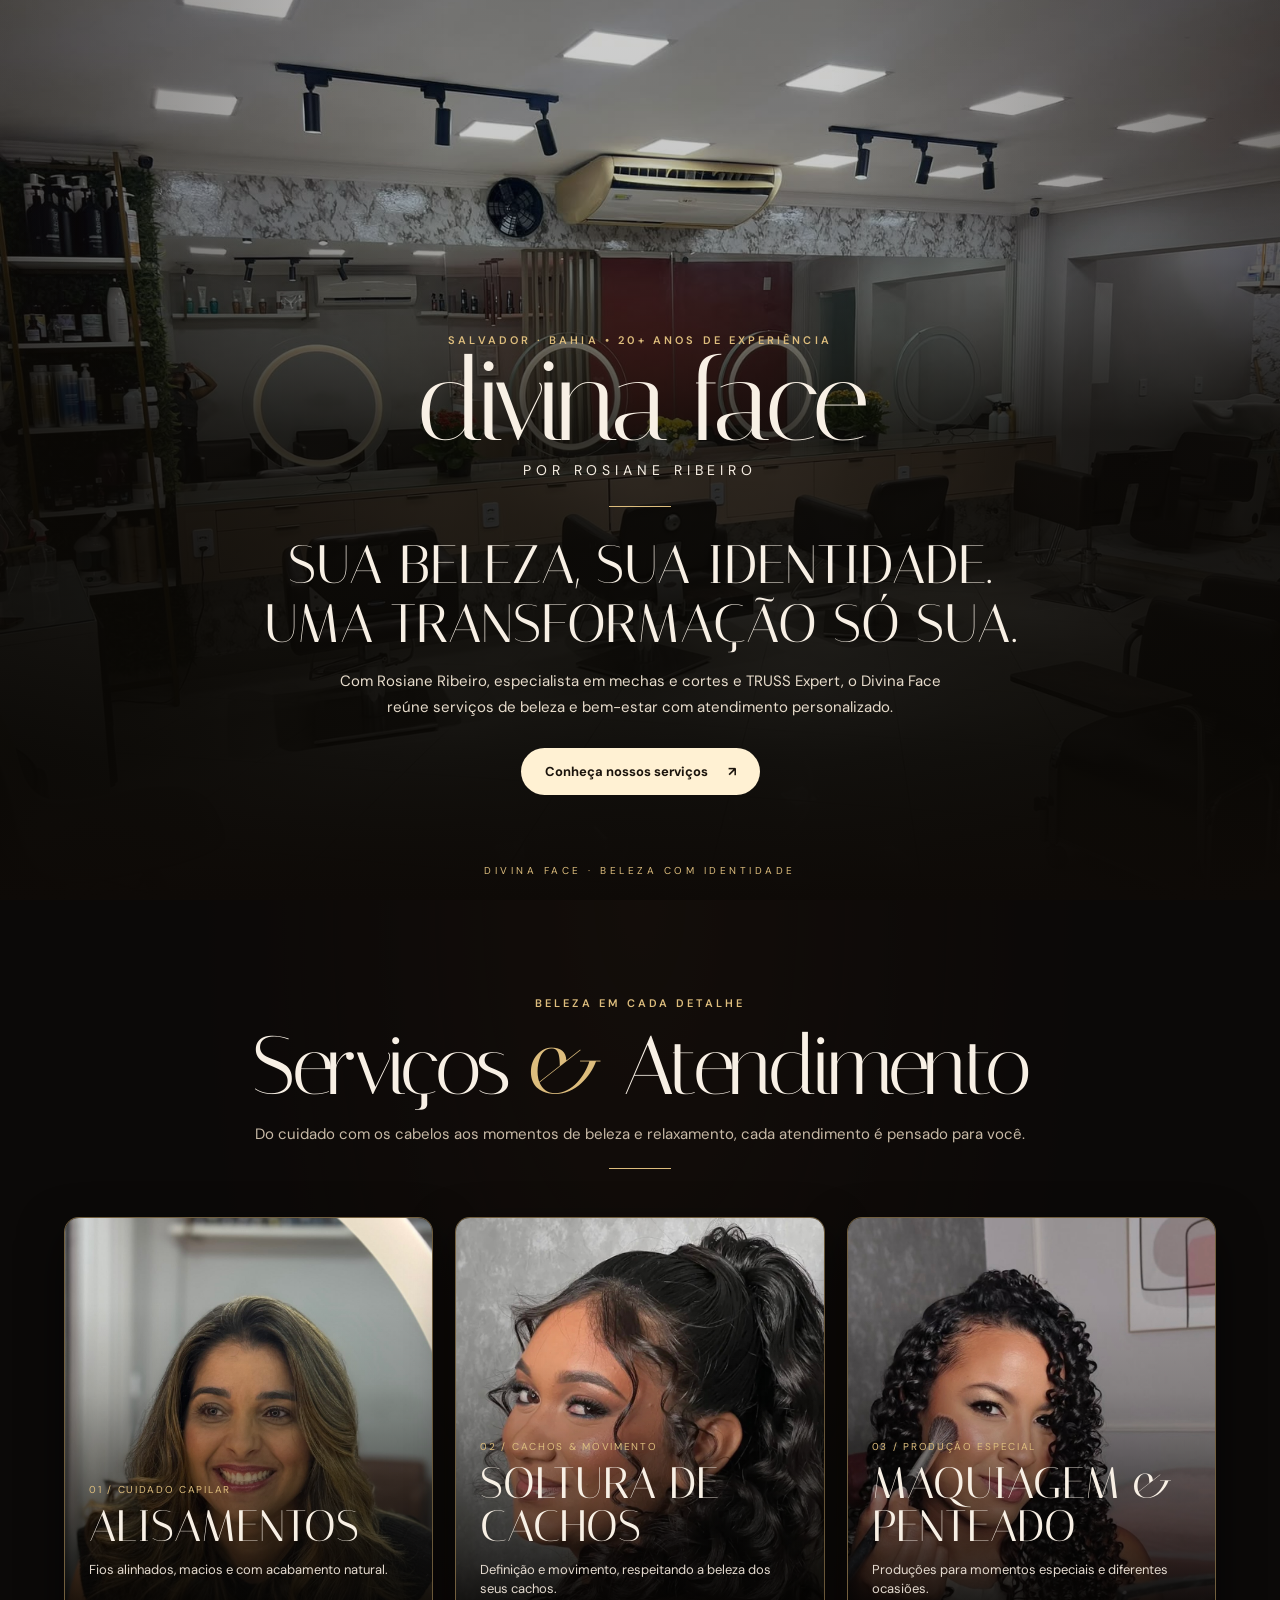
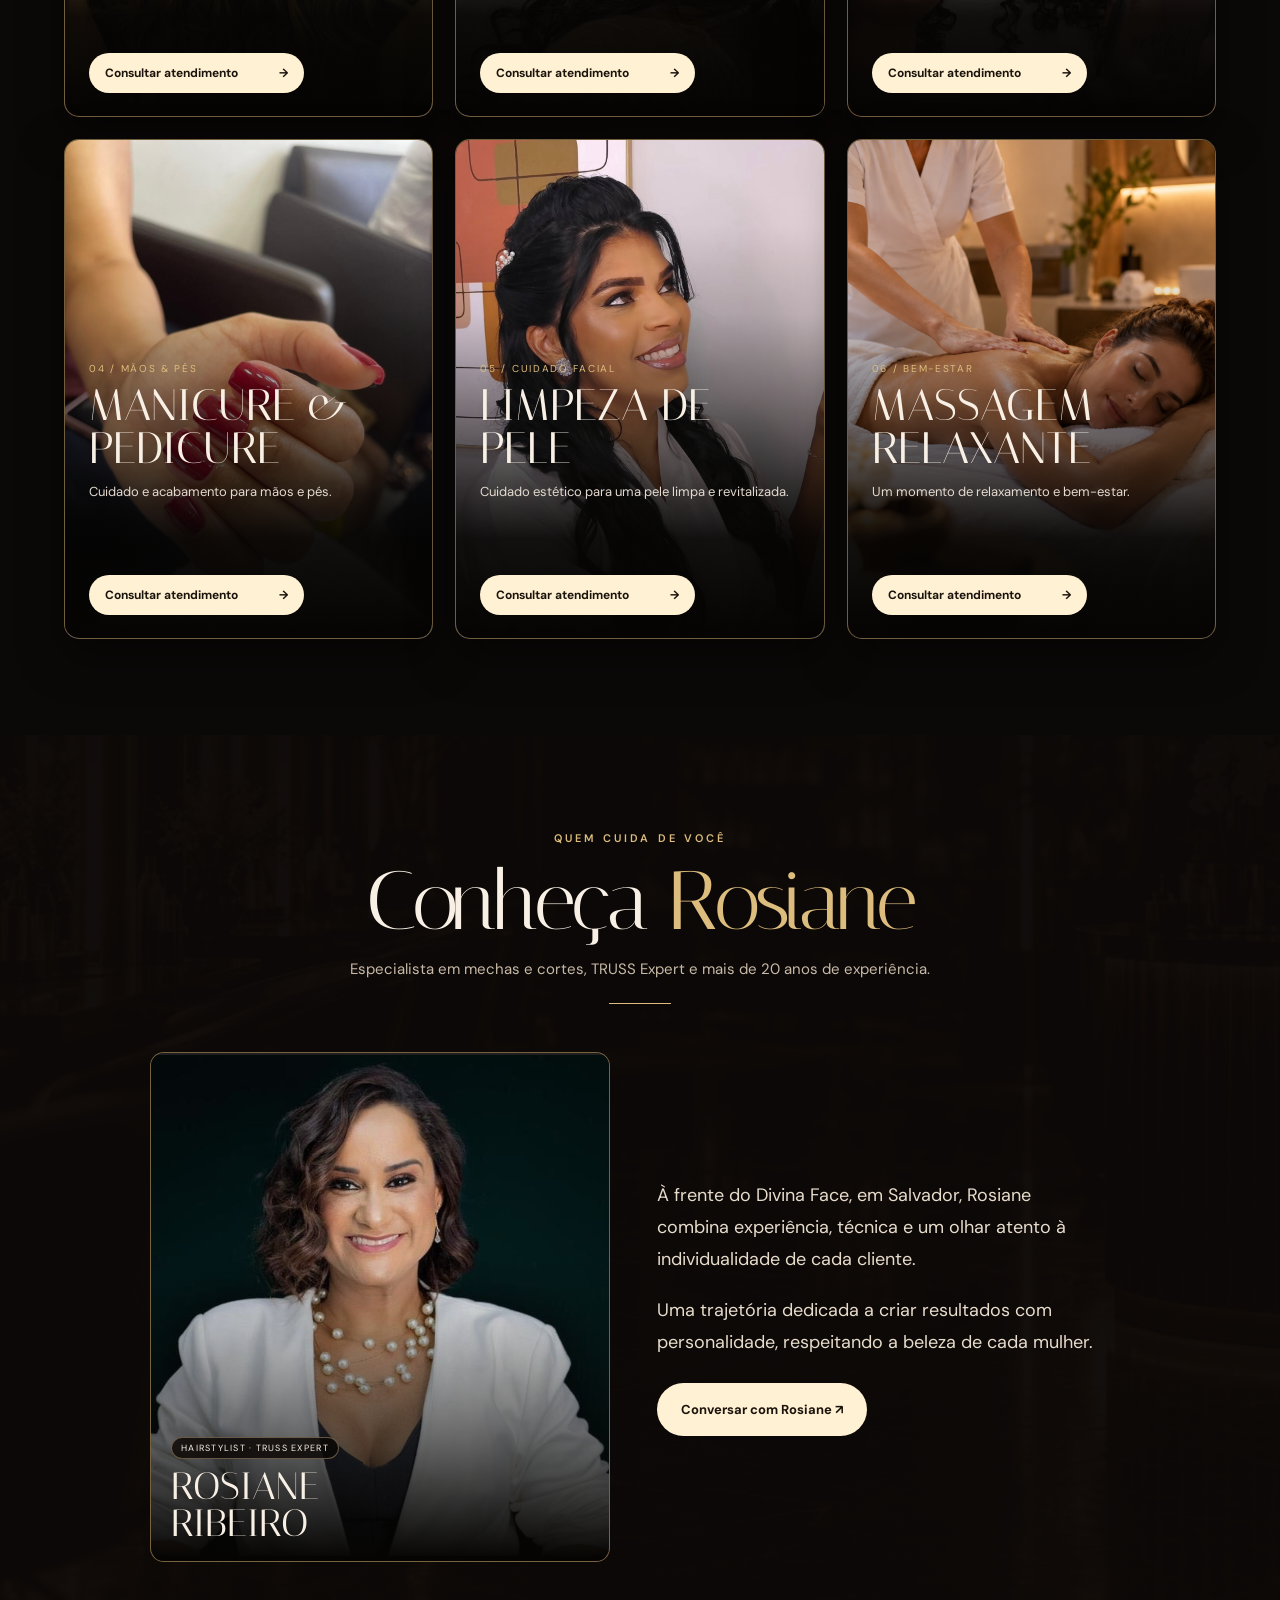
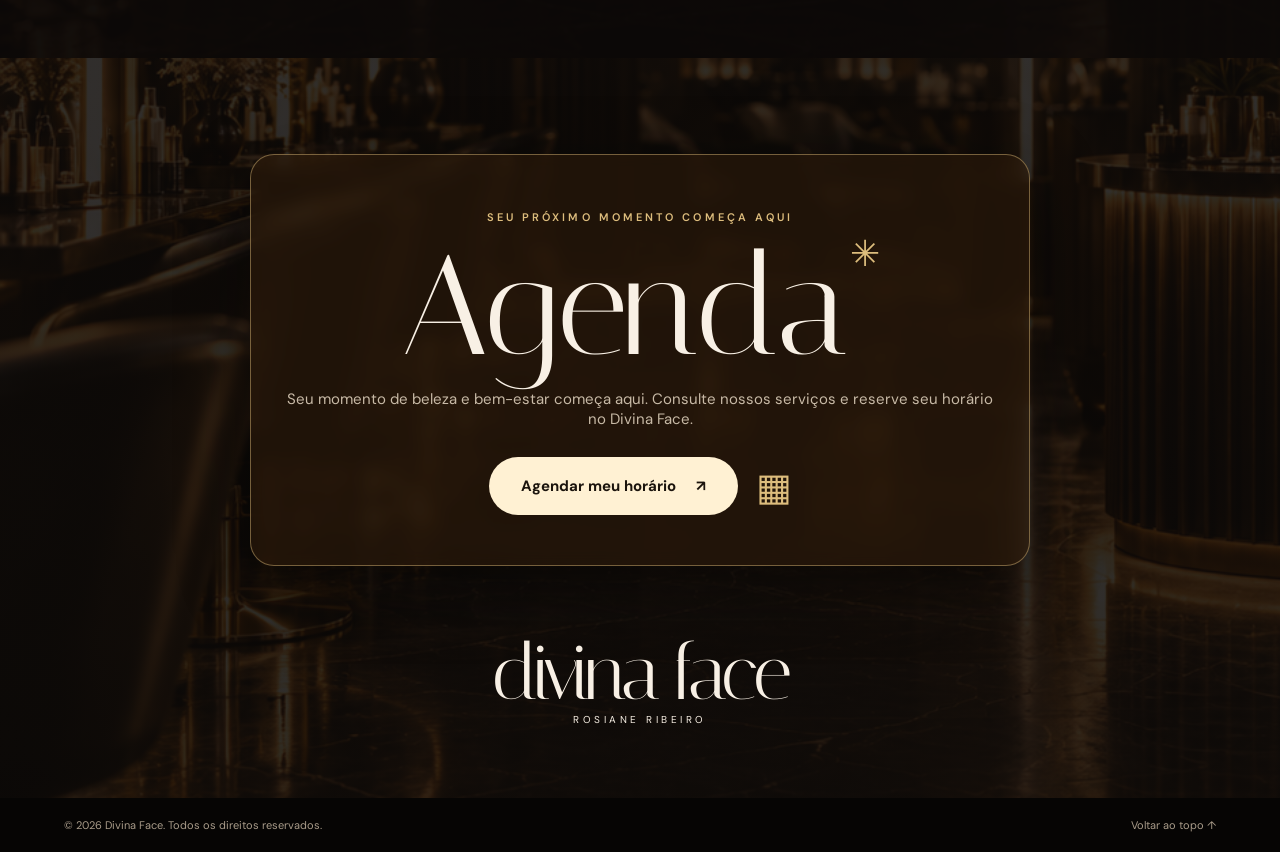
<file: bio/index.html>
<!doctype html><html lang="pt-BR"><head><meta charset="utf-8"><meta name="viewport" content="width=device-width,initial-scale=1"><meta http-equiv="refresh" content="0;url=../Bio/"><link rel="canonical" href="https://codermundi-arch.github.io/divinaface/Bio/"><title>Divina Face — Bio</title><script>location.replace("../Bio/"+location.search+location.hash)</script></head><body><p>Redirecionando para <a href="../Bio/">Bio — Divina Face</a>...</p></body></html>
</file>
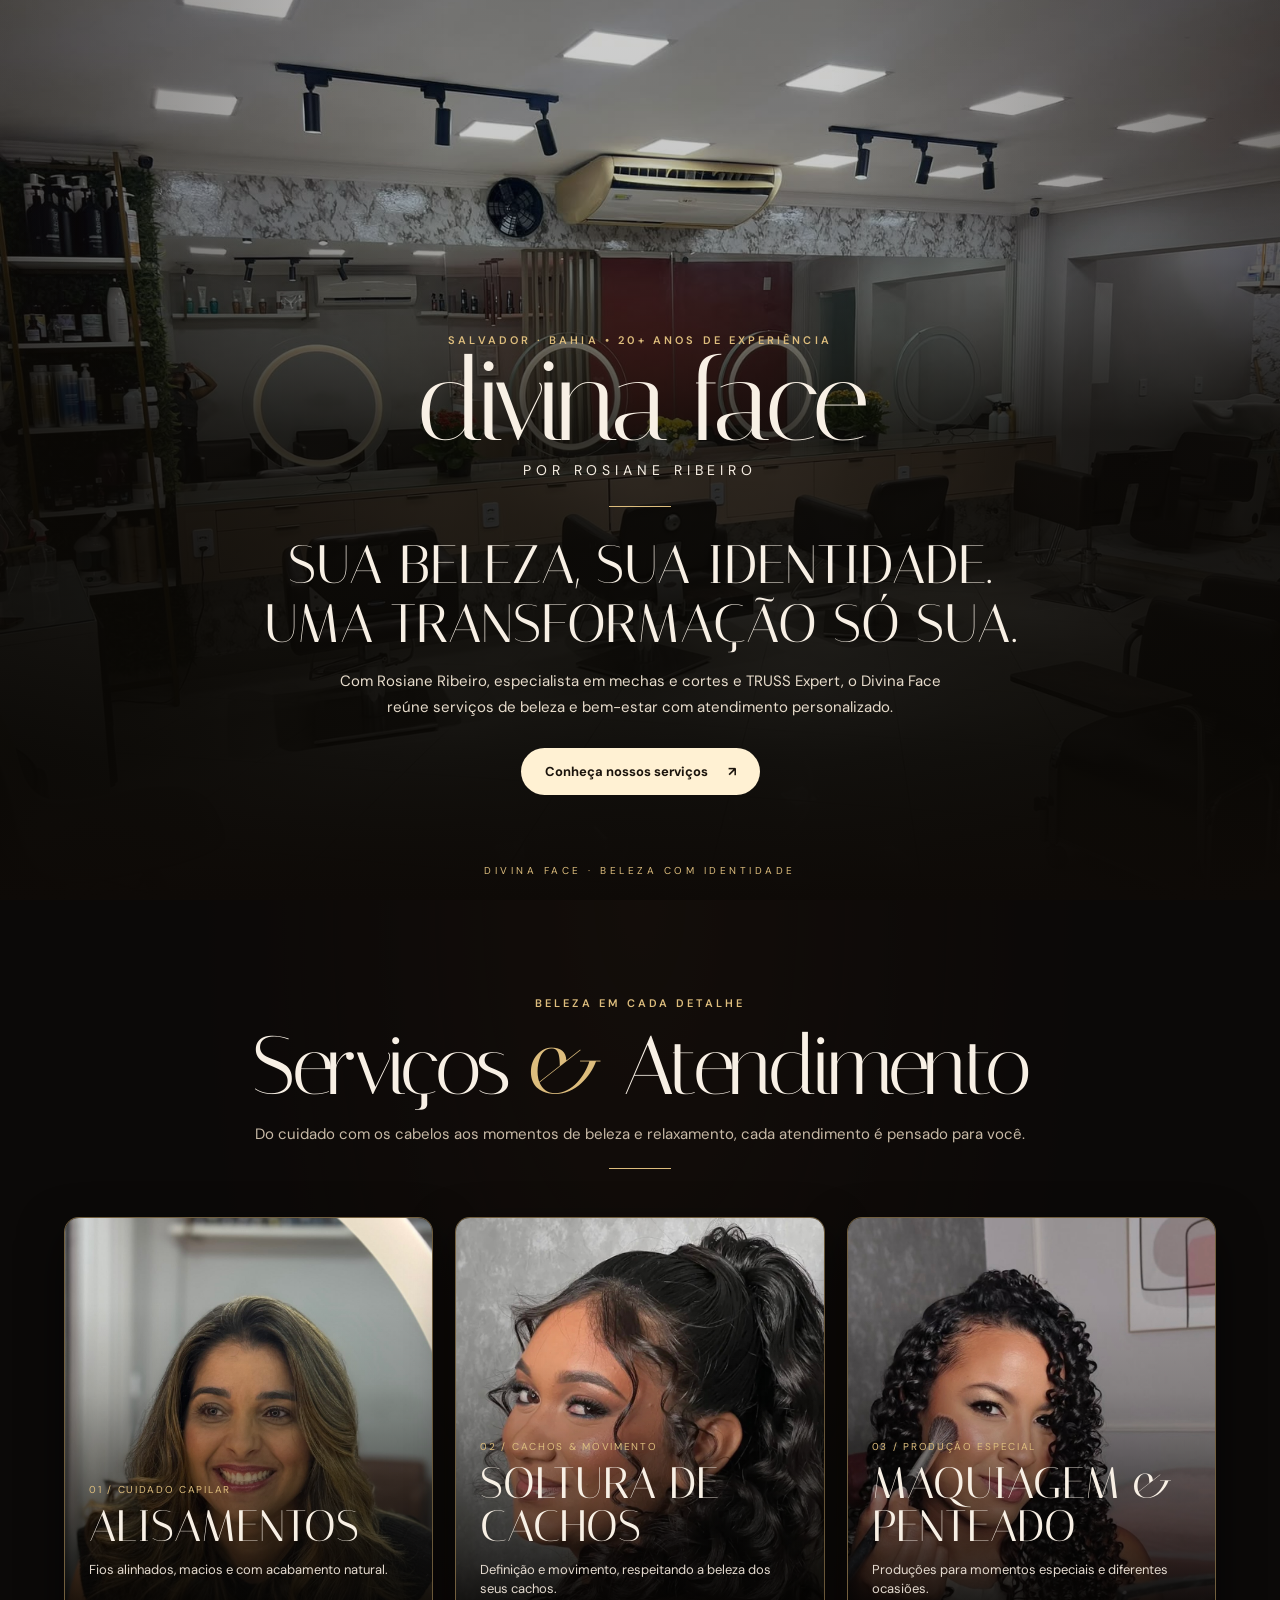
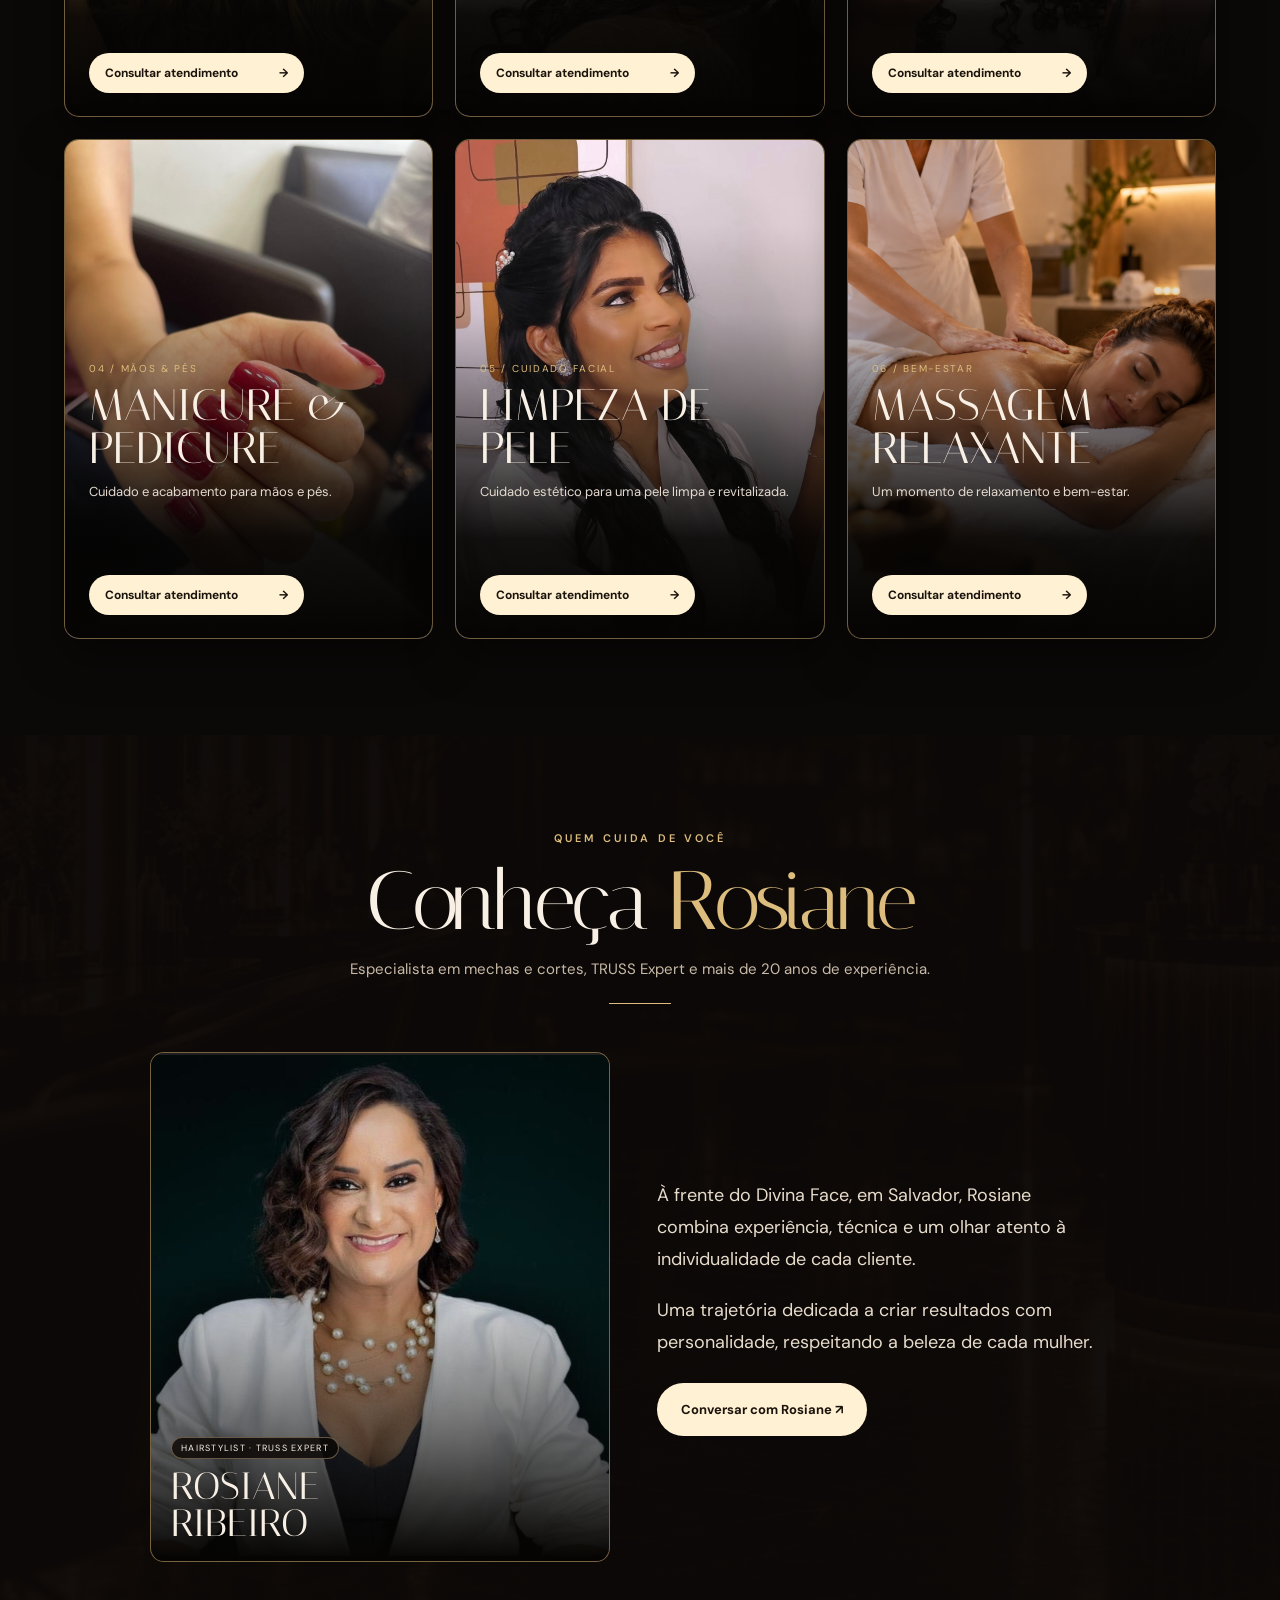
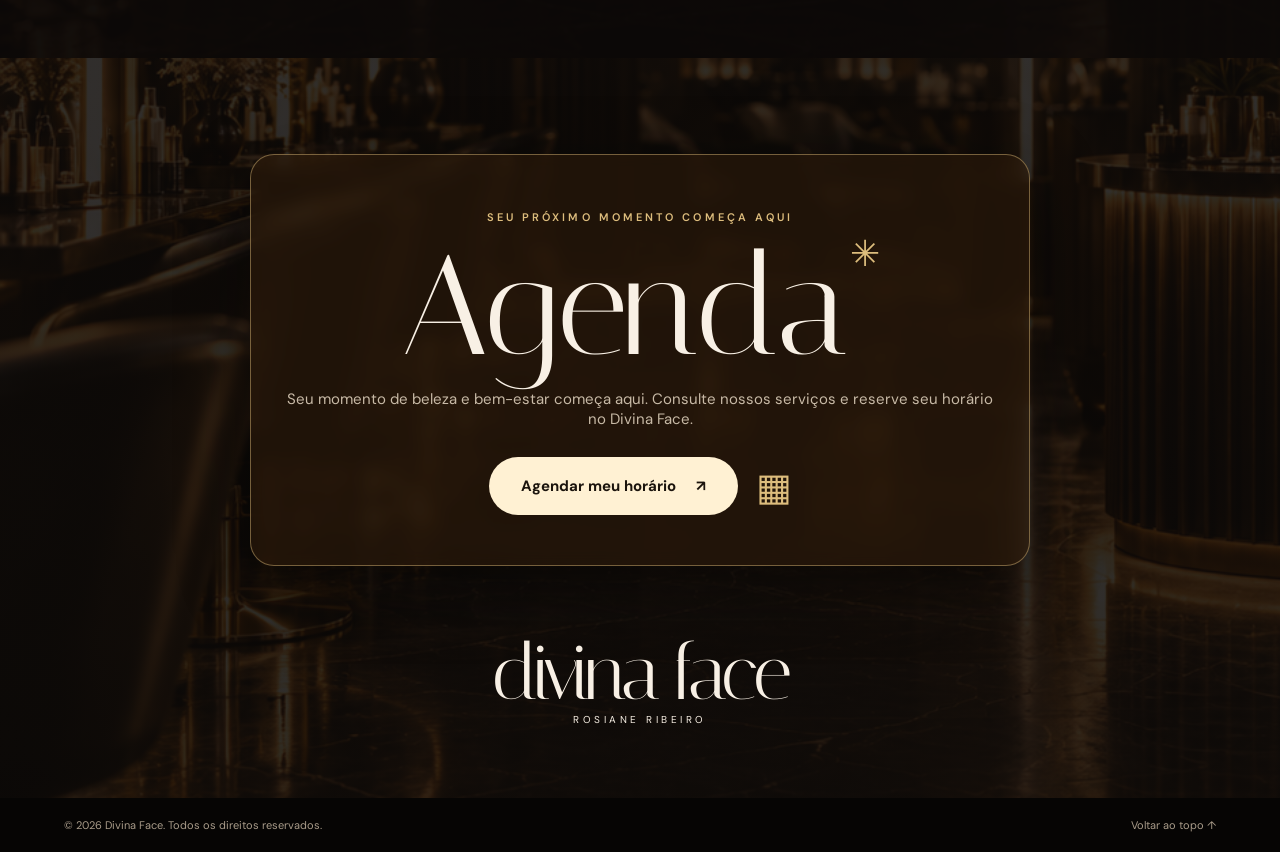
<file: Bio/index.html>
<!doctype html>
<html lang="pt-BR">
<head>
<meta charset="utf-8">
<meta name="viewport" content="width=device-width,initial-scale=1">
<meta name="theme-color" content="#110d09">
<meta name="description" content="Divina Face em Salvador, por Rosiane Ribeiro. Há mais de 20 anos valorizando a beleza de cada cliente. Alisamentos, soltura de cachos, maquiagem e penteados, manicure, pedicure e estética. Agende seu horário.">
<title>Divina Face | Rosiane Ribeiro — Beleza com identidade</title>
<link rel="preconnect" href="https://fonts.googleapis.com">
<link rel="preconnect" href="https://fonts.gstatic.com" crossorigin>
<link href="https://fonts.googleapis.com/css2?family=DM+Sans:wght@400;500;600;700&family=Italiana&display=swap" rel="stylesheet">
<link rel="stylesheet" href="style.css?v=bio-single-hero-20261013">
<!-- Google Tag Manager -->
<script>(function(w,d,s,l,i){w[l]=w[l]||[];w[l].push({'gtm.start':
new Date().getTime(),event:'gtm.js'});var f=d.getElementsByTagName(s)[0],
j=d.createElement(s),dl=l!='dataLayer'?'&l='+l:'';j.async=true;j.src=
'https://www.googletagmanager.com/gtm.js?id='+i+dl;f.parentNode.insertBefore(j,f);
})(window,document,'script','dataLayer','GTM-54XK6RZM');</script>
<!-- End Google Tag Manager -->
<!-- Meta Pixel Code -->
<script>
!function(f,b,e,v,n,t,s)
{if(f.fbq)return;n=f.fbq=function(){n.callMethod?
n.callMethod.apply(n,arguments):n.queue.push(arguments)};
if(!f._fbq)f._fbq=n;n.push=n;n.loaded=!0;n.version='2.0';
n.queue=[];t=b.createElement(e);t.async=!0;
t.src=v;s=b.getElementsByTagName(e)[0];
s.parentNode.insertBefore(t,s)}(window, document,'script',
'https://connect.facebook.net/en_US/fbevents.js');
fbq('init', '29376786061940019');
fbq('track', 'PageView');
</script>
<!-- End Meta Pixel Code -->
</head>
<body>
<!-- Google Tag Manager (noscript) -->
<noscript><iframe src="https://www.googletagmanager.com/ns.html?id=GTM-54XK6RZM"
height="0" width="0" style="display:none;visibility:hidden"></iframe></noscript>
<!-- End Google Tag Manager (noscript) -->
<noscript><img height="1" width="1" style="display:none" alt=""
src="https://www.facebook.com/tr?id=29376786061940019&amp;ev=PageView&amp;noscript=1"
/></noscript>
<a class="skip" href="#conteudo">Pular para o conteúdo</a>

    <main id="conteudo">
<section class="hero" aria-labelledby="hero-title">
    <div class="hero-media hero-single-image"><img src="assets/hero-bio.jpeg" alt="Ambiente do Salão Divina Face" fetchpriority="high" onerror="if(!this.dataset.retry){this.dataset.retry='png';this.src='assets/hero-bio.png';}else{this.onerror=null;}"></div><div class="hero-overlay">

            </div>
            <div class="hero-content">
                <p class="eyebrow">SALVADOR · BAHIA • 20+ ANOS DE EXPERIÊNCIA</p>
                <h1 class="hero-brand" id="hero-title">divina face <span>POR ROSIANE RIBEIRO</span></h1>
                <div class="gold-rule">

                </div><h2>Sua beleza, sua identidade.<br>Uma transformação só sua.</h2>
                <p>Com Rosiane Ribeiro, especialista em mechas e cortes e TRUSS Expert, o Divina Face reúne serviços de beleza e bem-estar com atendimento personalizado.</p>
                <a class="primary-btn" href="#servicos">Conheça nossos serviços <span aria-hidden="true">↗</span></a>
            </div>
            <span class="hero-bottom">DIVINA FACE · BELEZA COM IDENTIDADE</span>
</section>
<section class="services section" id="servicos"><div class="section-top"><p class="eyebrow">BELEZA EM CADA DETALHE</p><h2 class="section-title">Serviços <i>&</i> Atendimento</h2><p>Do cuidado com os cabelos aos momentos de beleza e relaxamento, cada atendimento é pensado para você.</p><div class="gold-rule"></div></div><div class="service-grid"><article class="service-card"><img src="../assets/20e9200f7c10c653.jpg" alt="Alisamentos — Divina Face" loading="lazy"><div class="service-content"><small>01 / CUIDADO CAPILAR</small><h3>Alisamentos</h3><p>Fios alinhados, macios e com acabamento natural.</p><a href="https://wa.me/5571988688281?text=Ol%C3%A1!%20Vim%20pelo%20Instagram%20e%20gostaria%20de%20saber%20mais%20sobre%20os%20servi%C3%A7os%20e%20agendar%20um%20hor%C3%A1rio." target="_blank" rel="noopener noreferrer" aria-label="Consultar Alisamentos no WhatsApp">Consultar atendimento <span>→</span></a></div></article>
<article class="service-card"><img src="../cachos.PNG" alt="Soltura de cachos — Divina Face" loading="lazy"><div class="service-content"><small>02 / CACHOS & MOVIMENTO</small><h3>Soltura de cachos</h3><p>Definição e movimento, respeitando a beleza dos seus cachos.</p><a href="https://wa.me/5571988688281?text=Ol%C3%A1!%20Vim%20pelo%20Instagram%20e%20gostaria%20de%20saber%20mais%20sobre%20os%20servi%C3%A7os%20e%20agendar%20um%20hor%C3%A1rio." target="_blank" rel="noopener noreferrer" aria-label="Consultar Soltura de cachos no WhatsApp">Consultar atendimento <span>→</span></a></div></article>
<article class="service-card"><img src="../maquiagem.PNG" alt="Maquiagem e penteado — Divina Face" loading="lazy"><div class="service-content"><small>03 / PRODUÇÃO ESPECIAL</small><h3>Maquiagem & penteado</h3><p>Produções para momentos especiais e diferentes ocasiões.</p><a href="https://wa.me/5571988688281?text=Ol%C3%A1!%20Vim%20pelo%20Instagram%20e%20gostaria%20de%20saber%20mais%20sobre%20os%20servi%C3%A7os%20e%20agendar%20um%20hor%C3%A1rio." target="_blank" rel="noopener noreferrer" aria-label="Consultar Maquiagem & penteado no WhatsApp">Consultar atendimento <span>→</span></a></div></article>
<article class="service-card"><img src="../manicure.jpeg" alt="Manicure e pedicure — Divina Face" loading="lazy"><div class="service-content"><small>04 / MÃOS & PÉS</small><h3>Manicure & pedicure</h3><p>Cuidado e acabamento para mãos e pés.</p><a href="https://wa.me/5571988688281?text=Ol%C3%A1!%20Vim%20pelo%20Instagram%20e%20gostaria%20de%20saber%20mais%20sobre%20os%20servi%C3%A7os%20e%20agendar%20um%20hor%C3%A1rio." target="_blank" rel="noopener noreferrer" aria-label="Consultar Manicure & pedicure no WhatsApp">Consultar atendimento <span>→</span></a></div></article>
<article class="service-card"><img src="../limpeza.PNG" alt="Limpeza de pele — Divina Face" loading="lazy"><div class="service-content"><small>05 / CUIDADO FACIAL</small><h3>Limpeza de pele</h3><p>Cuidado estético para uma pele limpa e revitalizada.</p><a href="https://wa.me/5571988688281?text=Ol%C3%A1!%20Vim%20pelo%20Instagram%20e%20gostaria%20de%20saber%20mais%20sobre%20os%20servi%C3%A7os%20e%20agendar%20um%20hor%C3%A1rio." target="_blank" rel="noopener noreferrer" aria-label="Consultar Limpeza de pele no WhatsApp">Consultar atendimento <span>→</span></a></div></article>
<article class="service-card"><img src="../Massagem%20Relaxante%20no%20Spa.png" alt="Massagem relaxante — Divina Face" loading="lazy"><div class="service-content"><small>06 / BEM-ESTAR</small><h3>Massagem relaxante</h3><p>Um momento de relaxamento e bem-estar.</p><a href="https://wa.me/5571988688281?text=Ol%C3%A1!%20Vim%20pelo%20Instagram%20e%20gostaria%20de%20saber%20mais%20sobre%20os%20servi%C3%A7os%20e%20agendar%20um%20hor%C3%A1rio." target="_blank" rel="noopener noreferrer" aria-label="Consultar Massagem relaxante no WhatsApp">Consultar atendimento <span>→</span></a></div></article></div></section>
<section class="team section" id="equipe"><div class="section-top"><p class="eyebrow">QUEM CUIDA DE VOCÊ</p><h2 class="section-title">Conheça <i>Rosiane</i></h2><p>Especialista em mechas e cortes, TRUSS Expert e mais de 20 anos de experiência.</p><div class="gold-rule"></div></div><div class="team-grid"><article class="team-card"><img src="../assets/rosiane-retrato.png" alt="Rosiane Ribeiro, profissional do Divina Face" loading="lazy"><div class="team-content"><span>HAIRSTYLIST · TRUSS EXPERT</span><h3>Rosiane<br>Ribeiro</h3></div></article><div class="team-description"><p>À frente do Divina Face, em Salvador, Rosiane combina experiência, técnica e um olhar atento à individualidade de cada cliente.</p><p>Uma trajetória dedicada a criar resultados com personalidade, respeitando a beleza de cada mulher.</p><a class="primary-btn" href="https://wa.me/5571988688281?text=Ol%C3%A1!%20Vim%20pelo%20Instagram%20e%20gostaria%20de%20saber%20mais%20sobre%20os%20servi%C3%A7os%20e%20agendar%20um%20hor%C3%A1rio." target="_blank" rel="noopener noreferrer">Conversar com Rosiane ↗</a></div></div></section>
<section class="booking section" id="agenda"><div class="booking-panel"><p class="eyebrow">SEU PRÓXIMO MOMENTO COMEÇA AQUI</p><h2>Agenda<span class="booking-spark">✳</span></h2><p>Seu momento de beleza e bem-estar começa aqui. Consulte nossos serviços e reserve seu horário no Divina Face.</p><a class="booking-btn" href="https://wa.me/5571988688281?text=Ol%C3%A1!%20Vim%20pelo%20Instagram%20e%20gostaria%20de%20saber%20mais%20sobre%20os%20servi%C3%A7os%20e%20agendar%20um%20hor%C3%A1rio." target="_blank" rel="noopener noreferrer">Agendar meu horário <span>↗</span></a><span class="booking-icon" aria-hidden="true">▦</span></div><div class="footer-brand">divina face <span>ROSIANE RIBEIRO</span></div></section>
</main><footer><span>© <span id="year"></span> Divina Face. Todos os direitos reservados.</span><a href="#conteudo">Voltar ao topo ↑</a></footer>
<script src="script.js" defer></script>
</body></html>
</file>
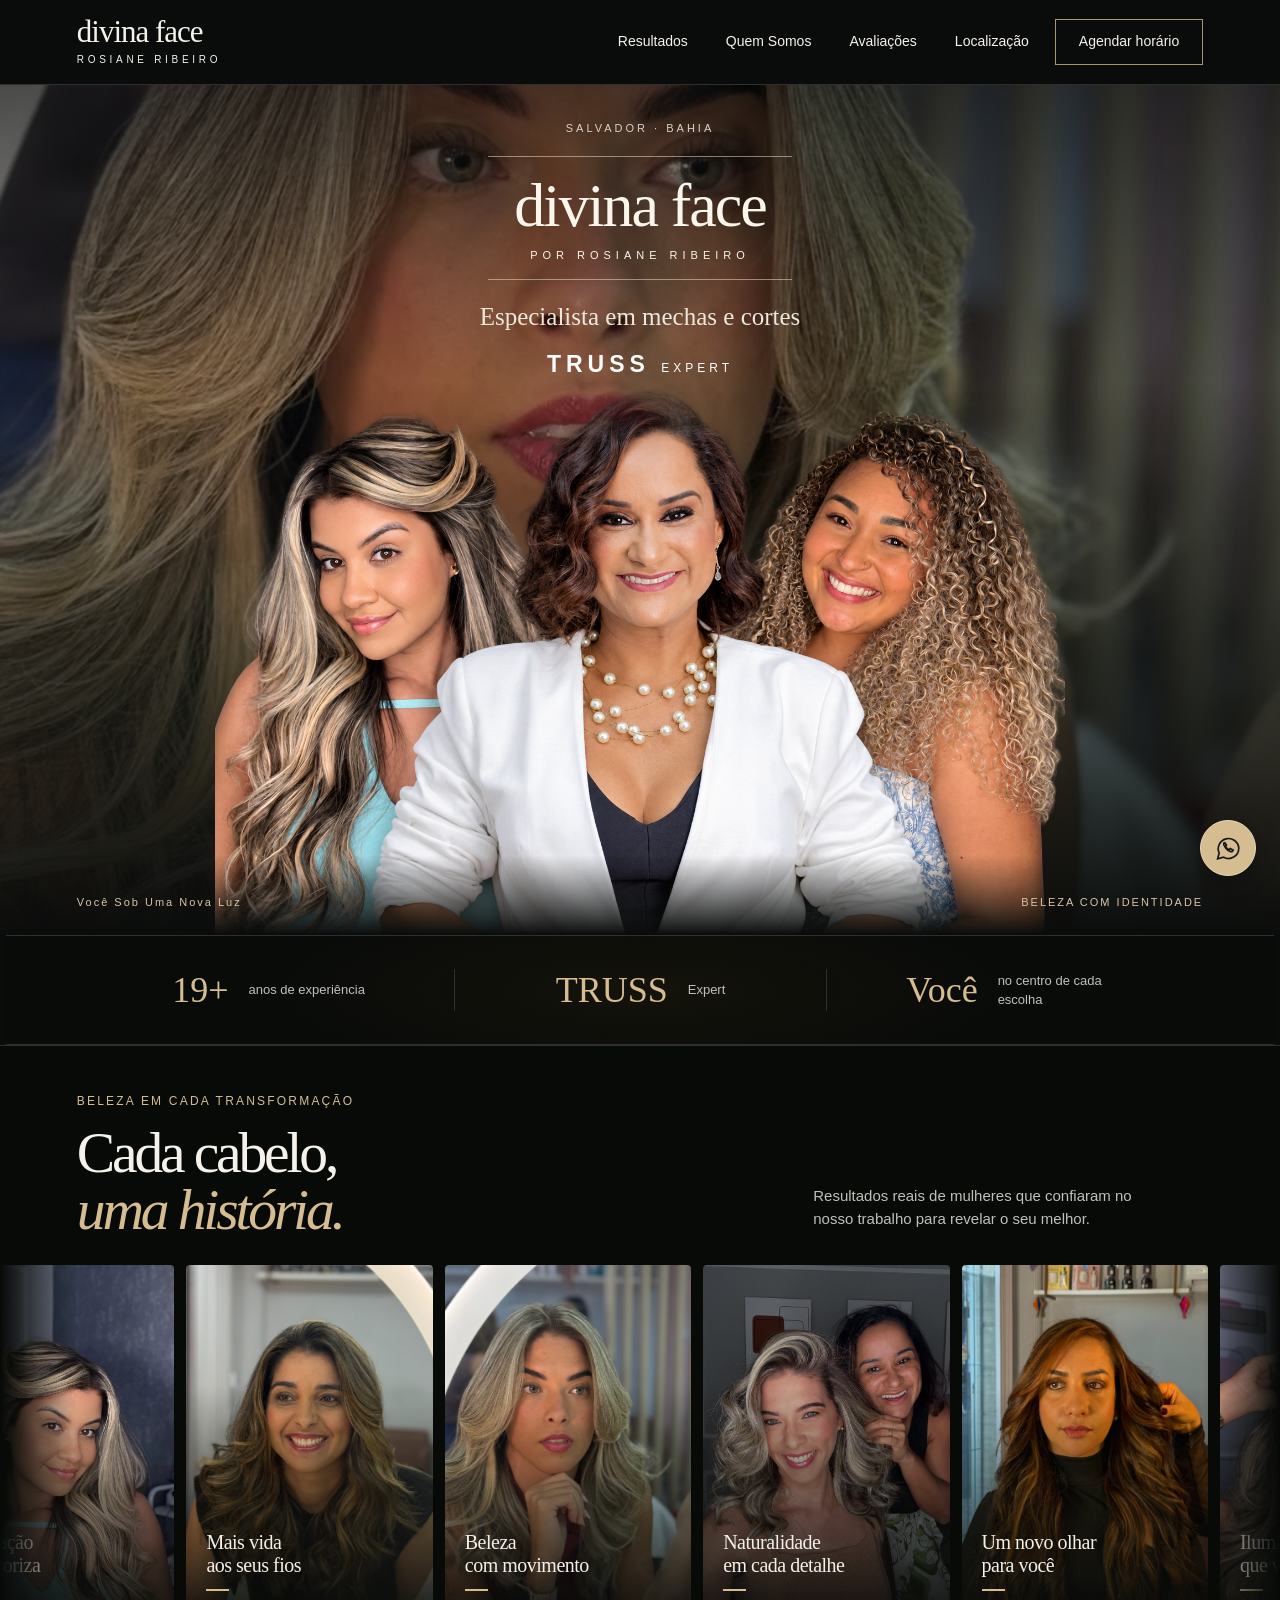
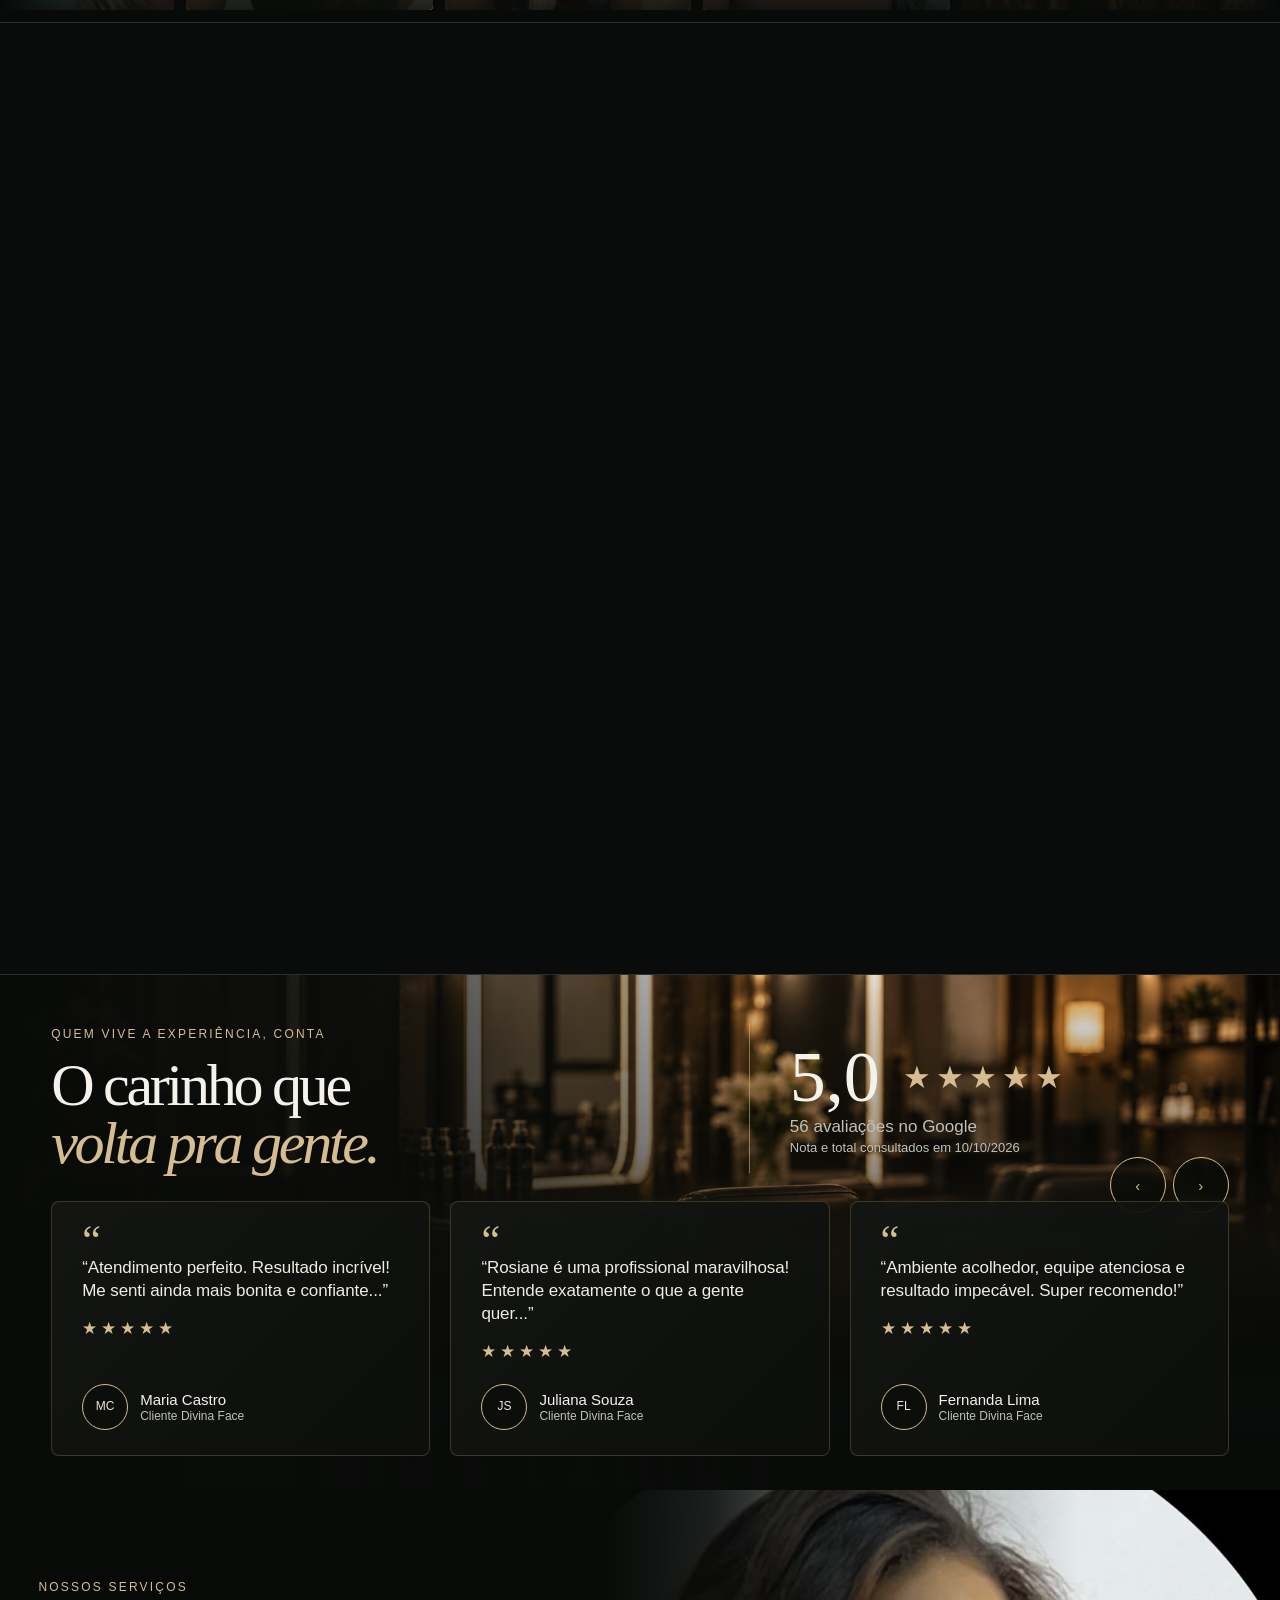
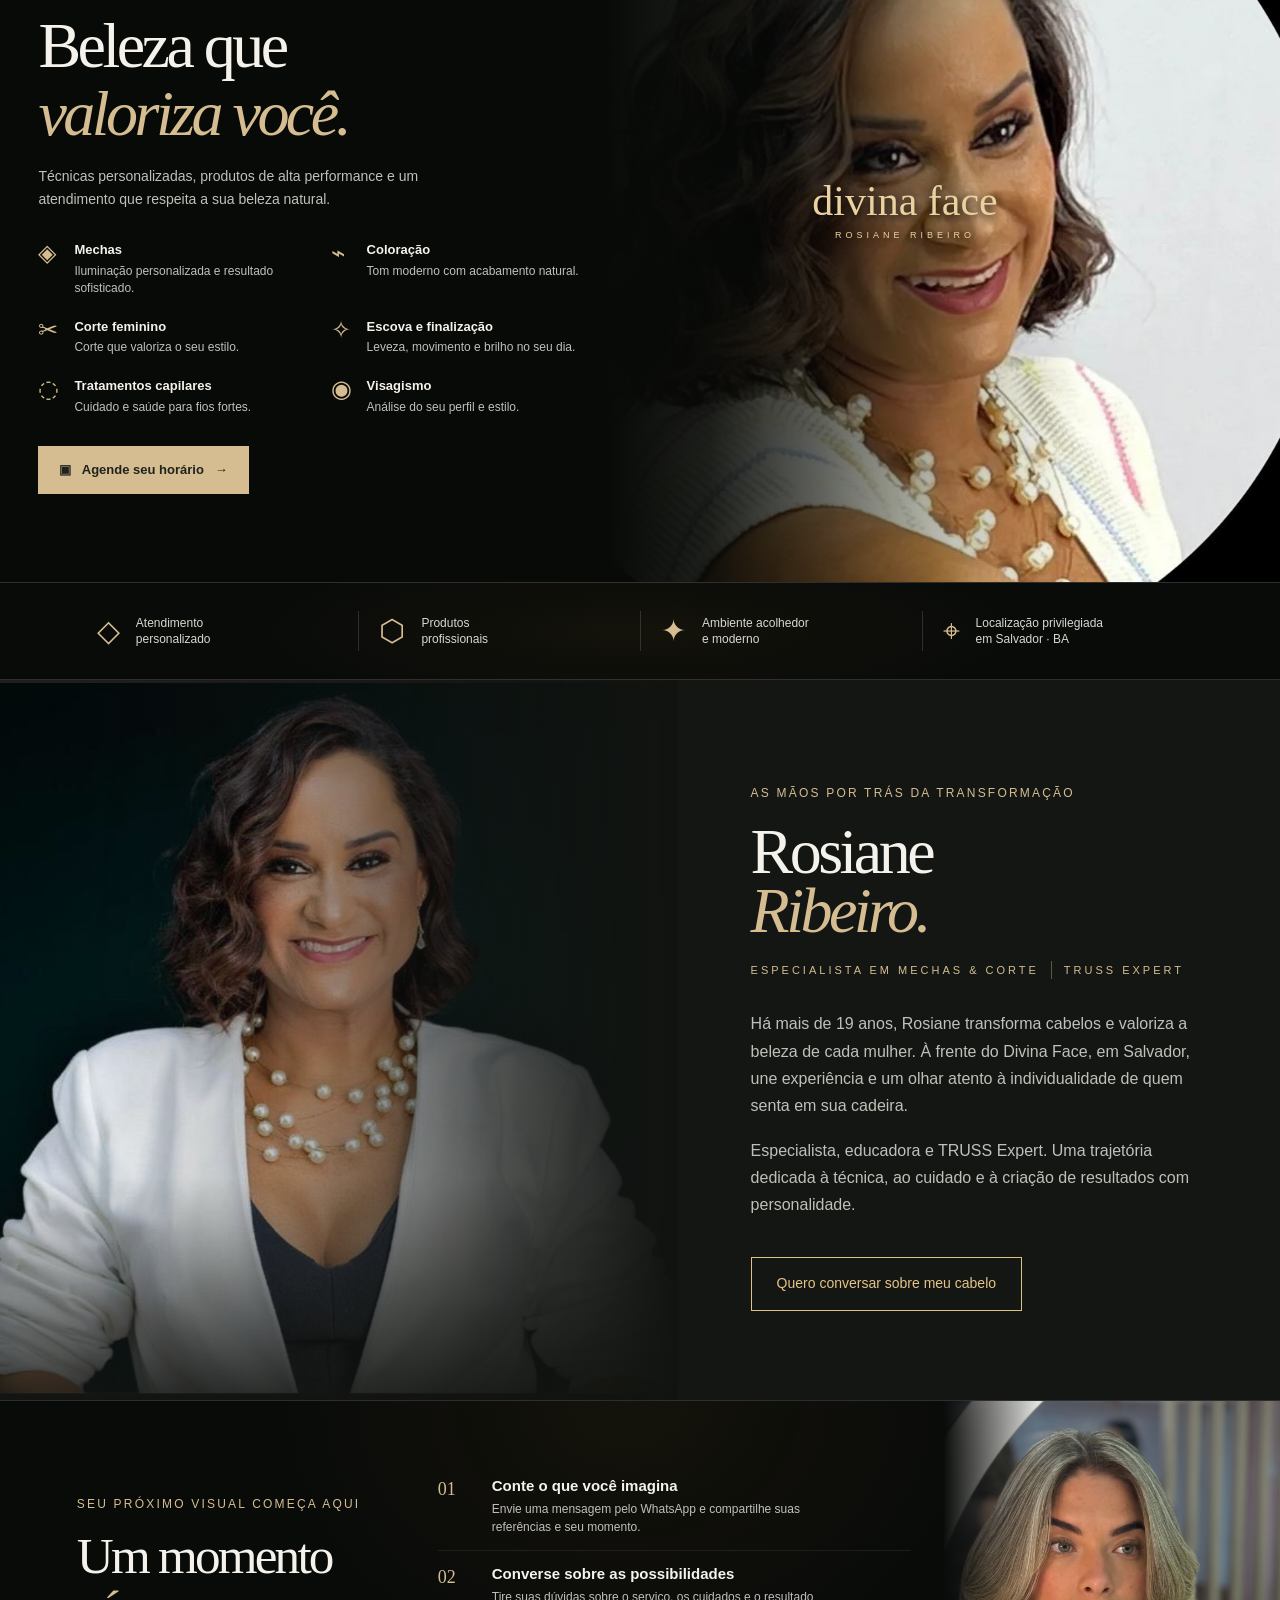
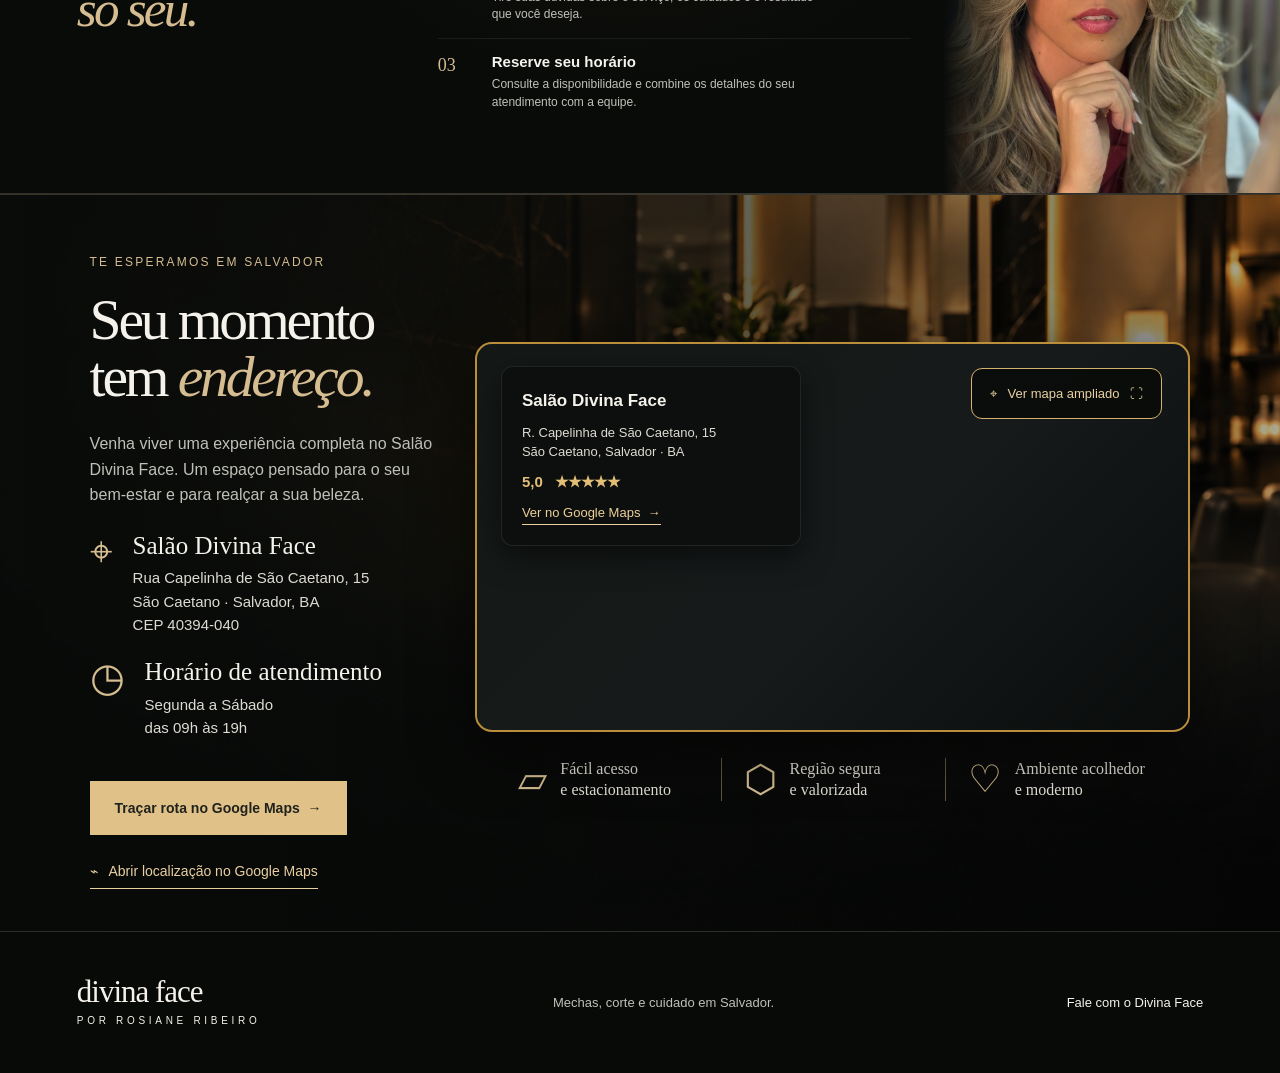
<file: Divina Face/index.html>
<!doctype html>
<html lang="pt-BR">
<head>
<meta charset="utf-8"><meta name="viewport" content="width=device-width,initial-scale=1">
<title>Divina Face | Rosiane Ribeiro · TRUSS Expert em Salvador</title>
<meta name="description" content="Realce sua beleza com Rosiane Ribeiro. Especialista em mechas e corte, TRUSS Expert e mais de 19 anos de experiência em Salvador. Agende pelo WhatsApp.">
<meta name="theme-color" content="#171916">
<link rel="icon" type="image/svg+xml" href="data:image/svg+xml,%3Csvg xmlns='http://www.w3.org/2000/svg' viewBox='0 0 64 64'%3E%3Crect width='64' height='64' rx='14' fill='%23171916'/%3E%3Ctext x='32' y='45' text-anchor='middle' font-family='Georgia' font-size='40' fill='%23d4b986'%3ED%3C/text%3E%3C/svg%3E">
<link rel="stylesheet" href="style.css"><link rel="stylesheet" href="film.css">
</head>
<body>
<a class="skip" href="#conteudo">Ir para o conteúdo</a>
<header class="header"><a class="brand" href="#inicio" aria-label="Divina Face, início">divina face<span>ROSIANE RIBEIRO</span></a><nav aria-label="Navegação principal"><a href="#resultados">Resultados</a><a href="#rosiane">Quem Somos</a><a href="#avaliacoes">Avaliações</a><a href="#localizacao">Localização</a><a class="nav-cta whatsapp" href="https://wa.me/5571988688281" target="_blank" rel="noopener">Agendar horário</a></nav></header><nav class="mobile-nav" aria-label="Navegação rápida no celular"><a href="#resultados">Resultados</a><a href="#rosiane">Quem Somos</a><a href="#avaliacoes">Avaliações</a><a href="#localizacao">Localização</a></nav>
<main id="conteudo">
<section class="film-hero" id="inicio" aria-label="Rosiane Ribeiro e resultados do Divina Face"><video class="film-backdrop film-video" autoplay muted loop playsinline preload="auto" poster="assets/a915676ca6c4d423.jpg" aria-hidden="true"><source src="assets/rosiane-transformacao.mp4" type="video/mp4"></video><div class="film-shade" aria-hidden="true"></div><div class="film-intro"><p class="eyebrow">SALVADOR · BAHIA</p><h1 class="film-brand">divina face<span>POR ROSIANE RIBEIRO</span></h1><p class="film-specialty">Especialista em mechas e cortes</p><p class="film-expert">TRUSS <span>EXPERT</span></p></div><div class="film-composition"><img src="assets/rosiane-clientes.png" alt="Composição de Rosiane Ribeiro ao centro e duas clientes com resultados de mechas nas laterais" width="1536" height="1024" fetchpriority="high"></div><div class="film-bottom"><span>Você Sob Uma Nova Luz</span><span>BELEZA COM IDENTIDADE</span></div></section>

<div class="credentials"><div><strong>19+</strong><span>anos de experiência</span></div><div><strong>TRUSS</strong><span>Expert</span></div><div><strong>Você</strong><span>no centro de cada escolha</span></div></div>
<section class="photo-ribbon" aria-labelledby="transformacoes-title"><div class="ribbon-top"><div><p class="eyebrow">BELEZA EM CADA TRANSFORMAÇÃO</p><h2 id="transformacoes-title">Cada cabelo,<br><em>uma história.</em></h2></div><p>Resultados reais de mulheres que confiaram no nosso trabalho para revelar o seu melhor.</p></div><div class="ribbon-window" tabindex="0" aria-label="Fotos dos resultados. Use as setas do teclado ou deslize para navegar."><div class="ribbon-track"><article class="ribbon-photo"><img src="assets/dd82ff80bf9b8487.jpg" alt="Iluminação que valoriza" width="360" height="460" loading="lazy"><h3>Iluminação<br>que valoriza</h3></article><article class="ribbon-photo"><img src="assets/20e9200f7c10c653.jpg" alt="Mais vida aos seus fios" width="360" height="460" loading="lazy"><h3>Mais vida<br>aos seus fios</h3></article><article class="ribbon-photo"><img src="assets/a915676ca6c4d423.jpg" alt="Beleza com movimento" width="360" height="460" loading="lazy"><h3>Beleza<br>com movimento</h3></article><article class="ribbon-photo"><img src="assets/aaa987bc05593b8b.jpg" alt="Naturalidade em cada detalhe" width="360" height="460" loading="lazy"><h3>Naturalidade<br>em cada detalhe</h3></article><article class="ribbon-photo"><img src="assets/175963c927ca9839.jpg" alt="Um novo olhar para você" width="360" height="460" loading="lazy"><h3>Um novo olhar<br>para você</h3></article></div></div></section><section class="portfolio section" id="resultados"><div class="section-heading"><div><p class="eyebrow">CADA CABELO, UMA HISTÓRIA</p><h2>O brilho está<br>nos <em>detalhes.</em></h2></div><p>Encontre seu próximo visual com Rosiane Ribeiro, especialista em mechas e cortes com mais de 19 anos de experiência.</p></div><div class="gallery-toolbar"><p id="gallery-help">Toque ou deslize para ver mais</p><div class="ribbon-controls"><button type="button" data-gallery="prev" aria-label="Resultado anterior">Anterior</button><button type="button" data-gallery="next" aria-label="Próximo resultado">Próximo</button></div></div><div class="gallery" tabindex="0" role="region" aria-label="Carrossel de resultados" aria-describedby="gallery-help"><article class="work"><div class="photo"><img src="assets/20e9200f7c10c653.jpg" alt="Morena iluminada com mechas em tons de caramelo" loading="lazy" width="1215" height="2160"></div><div class="work-title"><h3>Iluminada na medida</h3><span>01</span></div><p>Profundidade, luz e naturalidade.</p></article><article class="work"><div class="photo"><img src="assets/a915676ca6c4d423.jpg" alt="Loiro com mechas e acabamento ondulado" loading="lazy" width="1215" height="2160"></div><div class="work-title"><h3>Loiros com personalidade</h3><span>02</span></div><p>Nuances que fazem você se reconhecer.</p></article><article class="work"><div class="photo"><img src="assets/aaa987bc05593b8b.jpg" alt="Cliente com mechas e Rosiane no Salão Divina Face" loading="lazy" width="1440" height="1800"></div><div class="work-title"><h3>Beleza compartilhada</h3><span>03</span></div><p>O encontro entre técnica e cuidado.</p></article><article class="work"><div class="photo"><img src="assets/175963c927ca9839.jpg" alt="Luz em novos tons, trabalho do Divina Face" loading="lazy" width="360" height="460"></div><div class="work-title"><h3>Luz em novos tons</h3><span>04</span></div><p>Mechas que valorizam a beleza de cada cabelo.</p></article><article class="work"><div class="photo"><img src="assets/be03fdb7f8a2a133.jpg" alt="Leveza e movimento, trabalho do Divina Face" loading="lazy" width="360" height="460"></div><div class="work-title"><h3>Leveza e movimento</h3><span>05</span></div><p>Um loiro cheio de personalidade.</p></article><article class="work"><div class="photo"><img src="assets/dbe0c9dea7c42385.jpg" alt="Cachos iluminados, trabalho do Divina Face" loading="lazy" width="360" height="460"></div><div class="work-title"><h3>Cachos iluminados</h3><span>06</span></div><p>Textura e luz em cada curva.</p></article><article class="work"><div class="photo"><img src="assets/441027b91c55844b.jpg" alt="Nuances que encantam, trabalho do Divina Face" loading="lazy" width="360" height="460"></div><div class="work-title"><h3>Nuances que encantam</h3><span>07</span></div><p>Iluminação em cabelos castanhos.</p></article><article class="work"><div class="photo"><img src="assets/5f8f5e7909e0e0f3.jpg" alt="Seu brilho, seu jeito, trabalho do Divina Face" loading="lazy" width="360" height="460"></div><div class="work-title"><h3>Seu brilho, seu jeito</h3><span>08</span></div><p>Mais um resultado do Divina Face.</p></article></div><div class="portfolio-bottom"><p>Trabalhos reais do Salão Divina Face.</p><a class="text-link whatsapp" href="https://wa.me/5571988688281" target="_blank" rel="noopener">Quero agendar meu horário</a></div></section>
<section class="reviews section" id="avaliacoes" aria-labelledby="reviews-title"><div class="section-heading"><div><p class="eyebrow">QUEM VIVE A EXPERIÊNCIA, CONTA</p><h2 id="reviews-title">O carinho que<br><em>volta pra gente.</em></h2></div><div class="rating-summary"><div><strong>5,0</strong><span class="stars" aria-label="5 de 5 estrelas">★★★★★</span></div><p>56 avaliações no Google</p><small>Nota e total consultados em 10/10/2026</small></div></div><p class="review-help" id="review-help">Toque ou deslize para ver mais</p><div class="review-controls ribbon-controls"><button type="button" data-review="prev" aria-label="Depoimento anterior">Anterior</button><button type="button" data-review="next" aria-label="Próximo depoimento">Próximo</button></div><div class="review-grid" tabindex="0" role="region" aria-label="Carrossel de depoimentos" aria-describedby="review-help"><figure class="review-card"><blockquote>“Atendimento perfeito. Resultado incrível! Me senti ainda mais bonita e confiante...”</blockquote><figcaption><span class="review-avatar" aria-hidden="true">MC</span><div><strong>Maria Castro</strong><span>Cliente Divina Face</span></div></figcaption></figure><figure class="review-card"><blockquote>“Rosiane é uma profissional maravilhosa! Entende exatamente o que a gente quer...”</blockquote><figcaption><span class="review-avatar" aria-hidden="true">JS</span><div><strong>Juliana Souza</strong><span>Cliente Divina Face</span></div></figcaption></figure><figure class="review-card"><blockquote>“Ambiente acolhedor, equipe atenciosa e resultado impecável. Super recomendo!”</blockquote><figcaption><span class="review-avatar" aria-hidden="true">FL</span><div><strong>Fernanda Lima</strong><span>Cliente Divina Face</span></div></figcaption></figure></div></section>
<section class="services section" id="servicos" aria-labelledby="services-title"><div class="services-copy"><p class="eyebrow">NOSSOS SERVIÇOS</p><h2 id="services-title">Beleza que<br><em>valoriza você.</em></h2><p>Técnicas personalizadas, produtos de alta performance e um atendimento que respeita a sua beleza natural.</p><div class="service-list"><div><span>◈</span><p><strong>Mechas</strong>Iluminação personalizada e resultado sofisticado.</p></div><div><span>⌁</span><p><strong>Coloração</strong>Tom moderno com acabamento natural.</p></div><div><span>✂</span><p><strong>Corte feminino</strong>Corte que valoriza o seu estilo.</p></div><div><span>✧</span><p><strong>Escova e finalização</strong>Leveza, movimento e brilho no seu dia.</p></div><div><span>◌</span><p><strong>Tratamentos capilares</strong>Cuidado e saúde para fios fortes.</p></div><div><span>◉</span><p><strong>Visagismo</strong>Análise do seu perfil e estilo.</p></div></div><a class="button whatsapp" href="https://wa.me/5571988688281" target="_blank" rel="noopener">▣ &nbsp; Agende seu horário &nbsp; →</a></div><div class="services-visual"><video autoplay muted loop playsinline preload="metadata" poster="assets/ef3321567494a9ca.jpg"><source src="assets/rosiane-transformacao.mp4" type="video/mp4"></video><div class="services-mark">divina face<span>ROSIANE RIBEIRO</span></div></div></section><section class="benefits" aria-label="Diferenciais do salão"><div><span>◇</span>Atendimento<br>personalizado</div><div><span>⬡</span>Produtos<br>profissionais</div><div><span>✦</span>Ambiente acolhedor<br>e moderno</div><div><span>⌖</span>Localização privilegiada<br>em Salvador · BA</div></section><section class="about section" id="rosiane"><div class="portrait-wrap"><img class="portrait" src="assets/rosiane-retrato.png" alt="Rosiane Ribeiro, especialista do Salão Divina Face" loading="lazy" width="981" height="981"></div><div class="about-copy"><p class="eyebrow">AS MÃOS POR TRÁS DA TRANSFORMAÇÃO</p><h2>Rosiane<br><em>Ribeiro.</em></h2><div class="expert-line">ESPECIALISTA EM MECHAS &amp; CORTE <span>TRUSS EXPERT</span></div><p>Há mais de 19 anos, Rosiane transforma cabelos e valoriza a beleza de cada mulher. À frente do Divina Face, em Salvador, une experiência e um olhar atento à individualidade de quem senta em sua cadeira.</p><p>Especialista, educadora e TRUSS Expert. Uma trajetória dedicada à técnica, ao cuidado e à criação de resultados com personalidade.</p><a class="button outline whatsapp" href="https://wa.me/5571988688281" target="_blank" rel="noopener">Quero conversar sobre meu cabelo</a></div></section>
<section class="experience section" aria-labelledby="journey-title"><div class="experience-title"><p class="eyebrow">SEU PRÓXIMO VISUAL COMEÇA AQUI</p><h2 id="journey-title">Um momento<br><em>só seu.</em></h2></div><div class="steps"><article><span>01</span><div><h3>Conte o que você imagina</h3><p>Envie uma mensagem pelo WhatsApp e compartilhe suas referências e seu momento.</p></div></article><article><span>02</span><div><h3>Converse sobre as possibilidades</h3><p>Tire suas dúvidas sobre o serviço, os cuidados e o resultado que você deseja.</p></div></article><article><span>03</span><div><h3>Reserve seu horário</h3><p>Consulte a disponibilidade e combine os detalhes do seu atendimento com a equipe.</p></div></article></div><div class="experience-photo"><img src="assets/a915676ca6c4d423.jpg" alt="Cliente do Divina Face com cabelo iluminado" loading="lazy" width="1215" height="2160"></div></section>
<section class="location section" id="localizacao" aria-labelledby="location-title"><div class="location-copy"><p class="eyebrow">TE ESPERAMOS EM SALVADOR</p><h2 id="location-title">Seu momento<br>tem <em>endereço.</em></h2><p class="location-intro">Venha viver uma experiência completa no Salão Divina Face. Um espaço pensado para o seu bem-estar e para realçar a sua beleza.</p><div class="location-detail"><i>⌖</i><div><h3>Salão Divina Face</h3><address>Rua Capelinha de São Caetano, 15<br>São Caetano · Salvador, BA<br>CEP 40394-040</address></div></div><div class="location-detail"><i>◷</i><div><h3>Horário de atendimento</h3><p>Segunda a Sábado<br>das 09h às 19h</p></div></div><a class="button" href="https://www.google.com/maps/dir/?api=1&amp;destination=Sal%C3%A3o%20Divina%20Face%2C%20Rua%20Capelinha%20de%20S%C3%A3o%20Caetano%2C%2015%2C%20Salvador%20BA" target="_blank" rel="noopener">Traçar rota no Google Maps&nbsp; →</a><a class="text-link map-link" href="https://www.google.com/maps/place/Sal%C3%A3o+Divina+Face/data=!4m2!3m1!1s0x0:0x3be12c1e2c444b62" target="_blank" rel="noopener">⌁ &nbsp; Abrir localização no Google Maps</a></div><div class="location-map-area"><div class="map-frame"><iframe title="Mapa do Salão Divina Face em São Caetano, Salvador" src="https://maps.google.com/maps?q=Sal%C3%A3o%20Divina%20Face%2C%20Rua%20Capelinha%20de%20S%C3%A3o%20Caetano%2C%2015%2C%20Salvador%20BA&amp;z=16&amp;output=embed" width="600" height="460" loading="lazy" referrerpolicy="no-referrer-when-downgrade" allowfullscreen></iframe><div class="map-info"><strong>Salão Divina Face</strong><span>R. Capelinha de São Caetano, 15<br>São Caetano, Salvador · BA</span><b>5,0 &nbsp; ★★★★★</b><a href="https://www.google.com/maps/place/Sal%C3%A3o+Divina+Face/data=!4m2!3m1!1s0x0:0x3be12c1e2c444b62" target="_blank" rel="noopener">Ver no Google Maps&nbsp; →</a></div><a class="map-expand" href="https://www.google.com/maps/place/Sal%C3%A3o+Divina+Face/data=!4m2!3m1!1s0x0:0x3be12c1e2c444b62" target="_blank" rel="noopener">⌖ &nbsp; Ver mapa ampliado &nbsp; ⛶</a></div><div class="location-benefits"><div><i>▱</i>Fácil acesso<br>e estacionamento</div><div><i>⬡</i>Região segura<br>e valorizada</div><div><i>♡</i>Ambiente acolhedor<br>e moderno</div></div></div></section>

</main><footer><a class="brand" href="#inicio">divina face<span>POR ROSIANE RIBEIRO</span></a><p>Mechas, corte e cuidado em Salvador.</p><a class="whatsapp" href="https://wa.me/5571988688281" target="_blank" rel="noopener">Fale com o Divina Face</a></footer>
<a class="floating whatsapp" href="https://wa.me/5571988688281" target="_blank" rel="noopener" aria-label="Conversar com o Divina Face pelo WhatsApp"><svg viewBox="0 0 24 24" aria-hidden="true"><path d="M20.5 11.7a8.5 8.5 0 0 1-12.6 7.5L3 20.5l1.3-4.7A8.5 8.5 0 1 1 20.5 11.7Z"/><path d="M8 7.6c-.5 1.8 2.6 5.8 5.4 6.9 1 .4 2.1-.3 2.5-1.2l-2.4-1.2-.9 1c-1.4-.6-2.5-1.8-3.1-3.1l.8-.9L9 7.2Z"/></svg></a>
<script>document.querySelectorAll('.whatsapp').forEach(a=>a.href='https://wa.me/5571988688281?text='+encodeURIComponent('Olá! Vim pelo site do Divina Face e gostaria de saber mais sobre os serviços e agendar um horário.'));</script>
<script>
(()=>{const root=document.querySelector('.photo-ribbon'),view=root.querySelector('.ribbon-window'),track=root.querySelector('.ribbon-track'),pause=root.querySelector('[data-ribbon="pause"]'),motion=matchMedia('(prefers-reduced-motion: reduce)');let paused=motion.matches,hover=false,focused=false,until=0,last=0;const originals=[...track.children];for(let n=0;n<2;n++)originals.forEach(el=>{const clone=el.cloneNode(true);clone.setAttribute('aria-hidden','true');clone.tabIndex=-1;clone.querySelector('img').alt='';track.append(clone)});function label(){if(!pause)return;pause.textContent=paused?'Reproduzir':'Pausar';pause.setAttribute('aria-label',paused?'Iniciar movimento automático':'Pausar movimento automático')}label();if(pause)pause.onclick=()=>{paused=!paused;label()};function move(dir){until=performance.now()+5000;view.scrollBy({left:dir*(originals[0].getBoundingClientRect().width+8),behavior:motion.matches?'instant':'smooth'})}view.addEventListener('keydown',e=>{if(e.key==='ArrowRight'||e.key==='ArrowLeft'){e.preventDefault();move(e.key==='ArrowRight'?1:-1)}});root.onmouseenter=()=>hover=true;root.onmouseleave=()=>hover=false;root.addEventListener('focusin',()=>focused=true);root.addEventListener('focusout',e=>{focused=root.contains(e.relatedTarget)});view.addEventListener('pointerdown',()=>until=performance.now()+8000);view.addEventListener('wheel',()=>until=performance.now()+8000,{passive:true});motion.addEventListener('change',()=>{paused=motion.matches;label()});function tick(now){const delta=Math.min(now-last,40);last=now;if(!paused&&!document.hidden&&now>until){view.scrollLeft+=delta*.065;const cycle=originals.reduce((w,el)=>w+el.getBoundingClientRect().width+8,0);if(view.scrollLeft>=cycle)view.scrollLeft-=cycle}requestAnimationFrame(tick)}requestAnimationFrame(tick)})();
</script><script>
(()=>{const view=document.querySelector('.gallery'),btn=document.querySelector('[data-gallery="pause"]'),m=matchMedia('(prefers-reduced-motion: reduce)');let paused=m.matches,hover=false;function label(){if(!btn)return;btn.textContent=paused?'Reproduzir':'Pausar';btn.setAttribute('aria-label',paused?'Reproduzir carrossel de resultados':'Pausar carrossel de resultados')}function stop(){paused=true;label()}function move(dir){const step=view.querySelector('.work').getBoundingClientRect().width+26;const max=view.scrollWidth-view.clientWidth;let x=view.scrollLeft+dir*step;if(x>max+5)x=0;if(x<0)x=max;view.scrollTo({left:x,behavior:m.matches?'instant':'smooth'})}label();if(btn)btn.onclick=()=>{paused=!paused;label()};document.querySelector('[data-gallery="prev"]').onclick=()=>{stop();move(-1)};document.querySelector('[data-gallery="next"]').onclick=()=>{stop();move(1)};view.addEventListener('pointerdown',stop);view.addEventListener('wheel',stop,{passive:true});view.addEventListener('focusin',stop);view.addEventListener('mouseenter',()=>hover=true);view.addEventListener('mouseleave',()=>hover=false);view.addEventListener('keydown',e=>{if(e.key==='ArrowRight'||e.key==='ArrowLeft'){e.preventDefault();stop();move(e.key==='ArrowRight'?1:-1)}});m.addEventListener('change',()=>{paused=m.matches;label()});setInterval(()=>{if(!paused&&!hover&&!document.hidden)move(1)},4500)})();
</script><script>
(()=>{const view=document.querySelector('.review-grid'),cards=[...view.querySelectorAll('.review-card')],motion=matchMedia('(prefers-reduced-motion: reduce)');let index=0,paused=motion.matches,hover=false;function move(dir){index=(index+dir+cards.length)%cards.length;const left=cards[index].offsetLeft-cards[0].offsetLeft;view.scrollTo({left,behavior:motion.matches?'instant':'smooth'})}function stop(){paused=true}document.querySelector('[data-review="prev"]').onclick=()=>{stop();move(-1)};document.querySelector('[data-review="next"]').onclick=()=>{stop();move(1)};view.addEventListener('pointerdown',stop);view.addEventListener('focusin',stop);view.addEventListener('wheel',stop,{passive:true});view.onmouseenter=()=>hover=true;view.onmouseleave=()=>hover=false;let timer;view.addEventListener('scroll',()=>{clearTimeout(timer);timer=setTimeout(()=>{index=cards.reduce((best,card,i)=>Math.abs(card.offsetLeft-cards[0].offsetLeft-view.scrollLeft)<Math.abs(cards[best].offsetLeft-cards[0].offsetLeft-view.scrollLeft)?i:best,0)},160)},{passive:true});view.addEventListener('keydown',e=>{if(e.key==='ArrowLeft'||e.key==='ArrowRight'){e.preventDefault();stop();move(e.key==='ArrowRight'?1:-1)}});motion.addEventListener('change',()=>paused=motion.matches);setInterval(()=>{if(!paused&&!hover&&!document.hidden)move(1)},6000)})();
</script><script>
(()=>{const gallery=document.querySelector('.portfolio .gallery');if(!gallery)return;let dragging=false,startX=0,startScroll=0;gallery.addEventListener('pointerdown',e=>{if(e.pointerType!=='mouse')return;dragging=true;startX=e.clientX;startScroll=gallery.scrollLeft;gallery.classList.add('is-dragging');gallery.setPointerCapture(e.pointerId)});gallery.addEventListener('pointermove',e=>{if(!dragging)return;gallery.scrollLeft=startScroll-(e.clientX-startX)});const end=e=>{if(!dragging)return;dragging=false;gallery.classList.remove('is-dragging');if(gallery.hasPointerCapture(e.pointerId))gallery.releasePointerCapture(e.pointerId)};gallery.addEventListener('pointerup',end);gallery.addEventListener('pointercancel',end)})();
</script><script data-motion-observer>
(()=>{const reduced=matchMedia('(prefers-reduced-motion: reduce)');const targets=[...document.querySelectorAll('.credentials,.photo-ribbon,.portfolio,.services,.benefits,.about,.reviews,.experience,.location')];targets.forEach(el=>el.classList.add('motion-reveal'));if(reduced.matches){targets.forEach(el=>el.classList.add('is-visible'));return}const observer=new IntersectionObserver(entries=>{entries.forEach(entry=>{if(entry.isIntersecting){entry.target.classList.add('is-visible');observer.unobserve(entry.target)}})},{threshold:.12,rootMargin:'0px 0px -48px'});targets.forEach(el=>observer.observe(el))})();
</script></body></html>
</file>
<file: Bio/style.css>
:root{--bg:#110e0a;--dark:#090806;--gold:#ddbd7d;--cream:#fff1d3;--ink:#f8f0e5;--muted:#c8baa7;--border:rgba(221,189,125,.45)}*{box-sizing:border-box}html{scroll-behavior:smooth;scroll-padding-top:84px}body{margin:0;background:var(--bg);color:var(--ink);font-family:'DM Sans',Arial,sans-serif;overflow-x:hidden}a{color:inherit;text-decoration:none}button{font:inherit}img{display:block;width:100%}.skip{position:absolute;left:14px;top:-80px;z-index:100;padding:12px;background:var(--gold);color:#111}.skip:focus{top:10px}h1,h2,h3,p{margin:0}.header{height:83px;position:absolute;top:0;left:0;right:0;z-index:20;background:linear-gradient(#110e0ae8,#110e0a74);border-bottom:1px solid #fff2}.header-inner{height:100%;max-width:1320px;margin:auto;display:flex;align-items:center;gap:46px;padding:0 5%}.brand{display:block;text-align:center;font:29px/1 'Italiana',Georgia,serif;letter-spacing:-.04em;min-width:150px}.brand small{display:block;font:9px/1.6 'DM Sans',sans-serif;letter-spacing:.56em;margin-left:6px}.desktop-nav{display:flex;gap:32px;margin-left:auto;align-items:center}.desktop-nav a{font-size:13px;text-transform:uppercase;letter-spacing:.14em}.desktop-nav a:hover{color:var(--gold)}.header-book{padding:12px 20px;border:1px solid var(--border);border-radius:30px;font-size:13px;white-space:nowrap}.header-book span{margin-left:10px}.menu-button,.mobile-menu{display:none}.hero{position:relative;min-height:min(900px,100svh);height:850px;display:flex;align-items:flex-end;justify-content:center;overflow:hidden;background:#14100b}.hero-media{position:absolute;inset:0;display:grid;grid-template-columns:1fr 1.16fr 1fr}.hero-photo{position:relative;overflow:hidden}.hero-photo img{height:100%;object-fit:cover;filter:saturate(.8)}.hero-photo-one img{object-position:48% 20%;transform:scale(1.3)}.hero-photo-two img{object-position:center 17%;transform:scale(1.12)}.hero-photo-three img{object-position:58% 20%;transform:scale(1.3)}.hero-overlay{position:absolute;inset:0;background:linear-gradient(180deg,#09070533 3%,#09070538 21%,#0a0805cf 48%,#0a0805f4 84%,#0e0a07 100%),linear-gradient(90deg,#130c0870,transparent 35%,transparent 65%,#130c0870)}.hero-content{position:relative;z-index:2;text-align:center;width:min(900px,92%);padding:240px 0 105px}.eyebrow{font-size:11px;letter-spacing:.28em;text-transform:uppercase;color:var(--gold);font-weight:600}.hero-brand,.footer-brand{font:clamp(74px,12vw,154px)/.95 'Italiana',Georgia,serif;letter-spacing:-.06em}.hero-brand span,.footer-brand span{font:14px/2 'DM Sans',sans-serif;letter-spacing:.9em;margin-left:1em;display:block}.gold-rule{height:1px;background:var(--gold);width:62px;margin:22px auto}.hero-content h2{font:clamp(30px,4.2vw,54px)/1.1 'Italiana',Georgia,serif;text-transform:uppercase;margin:28px auto 14px}.hero-content>p:not(.eyebrow){max-width:630px;margin:0 auto;color:#e7dccc;font-size:15px;line-height:1.75}.primary-btn,.booking-btn{display:inline-flex;align-items:center;justify-content:center;gap:20px;background:var(--cream);color:#1b140d;padding:15px 24px;border-radius:100px;font-weight:700;font-size:13px;margin-top:28px;transition:transform .2s,background .2s}.primary-btn:hover,.booking-btn:hover{background:var(--gold);transform:translateY(-3px)}.hero-bottom{position:absolute;bottom:23px;letter-spacing:.35em;font-size:10px;color:var(--gold)}.section{padding:96px 5%}.services{position:relative;background:radial-gradient(ellipse at 50% 0%,#4b331b80,transparent 48%),url('assets/background.jpg') center/cover fixed,#140e0a}.services:before,.team:before{content:'';position:absolute;inset:0;background:#0a0808bd;pointer-events:none}.section-top{position:relative;z-index:1;text-align:center;max-width:850px;margin:0 auto 48px}.section-title{font:clamp(44px,6.5vw,84px)/1.06 'Italiana',Georgia,serif;letter-spacing:-.04em;margin:12px 0}.section-title i{font-style:normal;color:var(--gold)}.section-top>p:not(.eyebrow){color:var(--muted);font-size:15px;line-height:1.6}.service-grid{position:relative;display:grid;grid-template-columns:repeat(3,minmax(0,1fr));gap:22px;max-width:1240px;margin:auto}.service-card{position:relative;height:500px;border:1px solid var(--border);border-radius:15px;overflow:hidden;background:#1a120a;box-shadow:0 16px 44px #0008;isolation:isolate}.service-card>img{height:100%;object-fit:cover;object-position:center 30%;transition:transform .6s}.service-card:hover>img{transform:scale(1.045)}.service-card:after{content:'';position:absolute;inset:0;background:linear-gradient(180deg,transparent 17%,#05040322 35%,#050403f2 80%,#050403 100%);pointer-events:none}.service-content{position:absolute;z-index:1;bottom:0;left:0;right:0;padding:28px 24px 23px}.service-content small{color:var(--gold);font-size:10px;letter-spacing:.17em}.service-content h3{font:clamp(34px,3.4vw,53px)/.98 'Italiana',Georgia,serif;text-transform:uppercase;margin:8px 0 12px}.service-content p{color:#e4dacf;font-size:13px;line-height:1.48;min-height:75px;max-width:320px}.service-content a{display:flex;align-items:center;justify-content:space-between;gap:8px;width:max-content;min-width:215px;margin-top:18px;padding:12px 16px;background:var(--cream);border-radius:30px;color:#1b140d;font-size:12px;font-weight:700}.service-content a:hover{background:var(--gold)}.team{position:relative;background:linear-gradient(#100c08ed,#100c08de),url('assets/background.jpg') center/cover no-repeat}.team-grid{position:relative;z-index:1;max-width:1240px;margin:auto;display:grid;grid-template-columns:repeat(4,minmax(0,1fr));gap:22px}.team-card{position:relative;min-height:390px;border:1px solid var(--border);border-radius:14px;overflow:hidden;background:#24190f}.team-card img{height:100%;position:absolute;inset:0;object-fit:cover;object-position:center 28%;filter:saturate(.88)}.team-card:after{content:'';position:absolute;inset:0;background:linear-gradient(180deg,transparent 40%,#050403 100%)}.team-content{position:absolute;z-index:1;bottom:20px;left:20px;right:10px}.team-content span{display:inline-block;background:#0c0907d9;border:1px solid #d8bc8d6b;padding:4px 9px;border-radius:14px;font-size:9px;letter-spacing:.14em}.team-content h3{margin-top:9px;font:clamp(29px,3vw,46px)/.95 'Italiana',Georgia,serif;text-transform:uppercase}.booking{background:linear-gradient(180deg,#0d0a08d9,#0d0a08da),url('assets/background.jpg') center/cover;display:flex;flex-direction:column;align-items:center;padding-bottom:68px}.booking-panel{position:relative;width:min(780px,100%);padding:55px 30px 50px;text-align:center;border:1px solid var(--border);border-radius:24px;background:#2c1b0b9e;box-shadow:0 20px 70px #0006;backdrop-filter:blur(8px)}.booking-panel h2{font:clamp(82px,11vw,154px)/1 'Italiana',Georgia,serif;margin:12px 0}.booking-spark{font:36px/1 'DM Sans',sans-serif;color:var(--gold);vertical-align:top}.booking-panel>p:not(.eyebrow){font-size:15px;color:var(--muted)}.booking-btn{font-size:15px;padding:19px 32px}.booking-icon{display:inline-block;color:var(--gold);font-size:38px;margin-left:18px;vertical-align:middle}.footer-brand{font-size:72px;text-align:center;margin-top:70px}.footer-brand span{font-size:10px}footer{background:#060504;display:flex;justify-content:space-between;gap:15px;align-items:center;padding:20px 5%;font-size:11px;color:#a99c8a}footer a:hover{color:var(--gold)}a:focus-visible,button:focus-visible{outline:2px solid var(--gold);outline-offset:4px}@media(max-width:1050px){.service-grid{grid-template-columns:repeat(2,minmax(0,1fr))}.team-grid{grid-template-columns:repeat(2,minmax(0,1fr))}.service-card{height:500px}.team-card{height:390px}.desktop-nav{gap:16px}}@media(max-width:760px){html{scroll-padding-top:68px}.header{height:68px}.header-inner{justify-content:space-between;padding-inline:6%}.brand{min-width:auto;font-size:27px}.brand small{font-size:8px}.desktop-nav,.header-book{display:none}.menu-button{display:flex;flex-direction:column;justify-content:center;align-items:center;gap:5px;width:44px;height:44px;background:#19110b;border:1px solid var(--border);border-radius:8px;cursor:pointer}.menu-button span{width:20px;height:2px;background:var(--cream);transition:transform .2s,opacity .2s}.menu-button[aria-expanded=true] span:first-child{transform:translateY(7px) rotate(45deg)}.menu-button[aria-expanded=true] span:nth-child(2){opacity:0}.menu-button[aria-expanded=true] span:last-child{transform:translateY(-7px) rotate(-45deg)}.mobile-menu:not([hidden]){display:flex;position:absolute;left:0;right:0;top:68px;padding:15px 6% 20px;background:#130e09f8;border-bottom:1px solid var(--border);flex-direction:column;gap:0;box-shadow:0 16px 35px #0009}.mobile-menu a{padding:15px 6px;border-bottom:1px solid #ffffff18;font-size:14px}.mobile-menu a:last-child{color:var(--gold)}.hero{height:auto;min-height:720px;min-height:92svh}.hero-media{grid-template-columns:1fr 1fr}.hero-photo-three{display:none}.hero-photo img{object-position:center top;transform:none}.hero-photo-one img{object-position:42% top}.hero-overlay{background:linear-gradient(180deg,#0907054a 0%,#0907059c 32%,#090705f5 58%,#090705 100%)}.hero-content{padding:240px 0 85px}.hero-brand{font-size:clamp(68px,16vw,106px)}.hero-brand span{font-size:11px}.hero-content h2{font-size:clamp(31px,8vw,47px)}.hero-content>p:not(.eyebrow){font-size:14px;max-width:430px}.section{padding:70px 5%}.section-title{font-size:clamp(45px,10vw,65px)}.service-grid{gap:16px}.service-card{height:440px}.service-content{padding:22px 17px}.service-content h3{font-size:36px}.service-content a{min-width:0;width:100%}.service-content p{font-size:12px}.team-grid{gap:14px}.team-card{min-height:310px;height:310px}.team-content{left:12px;bottom:15px}.team-content h3{font-size:32px}.team-content span{font-size:8px}.booking-panel{padding:40px 18px}.booking-panel h2{font-size:clamp(68px,14vw,110px)}.footer-brand{font-size:58px}}@media(max-width:560px){.hero{min-height:680px}.hero-content{padding-top:200px}.service-grid{grid-template-columns:1fr}.service-card{height:480px}.service-content{padding:25px}.service-content h3{font-size:48px}.service-content p{font-size:13px}.team-grid{grid-template-columns:repeat(2,minmax(0,1fr))}.team-card{height:290px;min-height:0}.team-content h3{font-size:27px}.booking-icon{display:none}footer{flex-direction:column;text-align:center}.eyebrow{font-size:10px;letter-spacing:.17em}}@media(max-width:360px){.team-grid{grid-template-columns:1fr}.team-card{height:410px}.team-content h3{font-size:41px}}@media(prefers-reduced-motion:reduce){*,*:before,*:after{scroll-behavior:auto!important;transition:none!important}} 

/* Divina Face: editorial portrait and brand adaptations */
.hero-brand{font-size:clamp(60px,9vw,132px);letter-spacing:-.055em;text-transform:lowercase}
.hero-brand span,.footer-brand span{text-transform:uppercase;letter-spacing:.35em;margin-left:0}
.team-grid{grid-template-columns:minmax(280px,460px) minmax(0,1fr);align-items:center;justify-content:center;max-width:980px}
.team-card{min-height:510px}.team-description{color:#e7dccc;font-size:18px;line-height:1.8;padding:20px 5%}.team-description p+p{margin-top:18px}.team-description .primary-btn{margin-top:24px}
.footer-brand{font-size:clamp(46px,7vw,78px);text-transform:lowercase}
@media(max-width:760px){.hero-brand{font-size:clamp(52px,12vw,84px)}.hero-brand span{font-size:10px}.team-grid{grid-template-columns:1fr;max-width:460px}.team-description{padding:10px 2%;font-size:16px}.team-card{min-height:430px;height:430px}}

/* Single full-bleed Bio hero background */
.hero-media.hero-single-image{display:block;position:absolute;inset:0;width:100%;height:100%}
.hero-media.hero-single-image>img{width:100%;height:100%;object-fit:cover;object-position:center center;transform:none;filter:none}
@media(max-width:760px){.hero-media.hero-single-image{display:block}.hero-media.hero-single-image>img{object-position:center center}}
</file>
<file: Divina Face/style.css>
:root{--bg:#171916;--surface:#20221e;--ink:#f4f2eb;--muted:#babdb2;--gold:#d4b986;--line:#ffffff25}*{box-sizing:border-box}html{scroll-behavior:smooth;scroll-padding-top:100px}body{margin:0;background:var(--bg);color:var(--ink);font-family:Arial,Helvetica,sans-serif;font-size:16px;line-height:1.65}a{color:inherit;text-decoration:none}img{display:block;width:100%;height:auto;object-fit:cover}h1,h2,h3,p{margin:0}h1,h2,h3{font-weight:400}h1,h2{font-family:Georgia,'Times New Roman',serif;line-height:1.05;letter-spacing:-.055em}em{color:var(--gold);font-weight:400}p{color:var(--muted)}a:focus-visible{outline:3px solid var(--gold);outline-offset:6px}.skip{position:absolute;left:20px;top:-80px;z-index:20;padding:12px;background:var(--gold);color:var(--bg)}.skip:focus{top:12px}.header{height:100px;display:flex;align-items:center;justify-content:space-between;max-width:1440px;padding:0 6%;margin:auto;border-bottom:1px solid var(--line)}.brand{font-family:Georgia,serif;font-size:31px;line-height:1.15;letter-spacing:-1px}.brand span{display:block;font:10px/2.1 Arial,sans-serif;letter-spacing:3.7px;text-align:center}.header nav{display:flex;gap:36px;align-items:center;font-size:14px}.header nav>a:hover{color:var(--gold)}.nav-cta{border:1px solid #a9946e;padding:10px 23px}.hero{max-width:1440px;margin:auto;display:grid;grid-template-columns:1fr 1fr;padding:42px 6% 0;gap:0 6%}.hero-copy{padding-top:37px;padding-bottom:32px}.eyebrow{font-size:12px;letter-spacing:2.2px;font-weight:500;color:var(--gold);line-height:1.6;display:flex;align-items:center;gap:14px}.line{width:32px;height:1px;background:var(--gold)}h1{font-size:clamp(58px,6.9vw,104px);margin:28px 0}.intro{font-family:Georgia,serif;font-size:24px;line-height:1.4;color:#deded5;max-width:390px}.hero-description{font-size:16px;line-height:1.8;max-width:390px;margin:21px 0 28px}.hero-description strong{color:var(--ink);font-weight:400}.button{display:inline-flex;gap:12px;align-items:center;justify-content:center;padding:16px 25px;background:var(--gold);color:#20231d;font-size:14px;font-weight:600;line-height:1.5;min-height:54px;transition:background .2s,transform .2s}.button:hover{background:#e7d1a8;transform:translateY(-2px)}.button svg{width:21px;height:21px;fill:none;stroke:currentColor;stroke-width:1.4}.micro{font-size:12px;margin-top:13px}.hero-signature{display:flex;align-items:center;gap:28px;margin-top:40px;color:#bfc1b6;font-size:11px;letter-spacing:3px}.expert{font-size:22px;font-weight:700;letter-spacing:3px;border-left:1px solid var(--line);padding-left:25px;line-height:1.2}.expert small{display:block;font-size:10px;letter-spacing:5px;margin-top:5px}.hero-image{position:relative;min-height:640px}.hero-image img{height:100%;position:absolute;object-position:center 34%}.hero-image:after{content:"";position:absolute;inset:50% 0 0;background:linear-gradient(transparent,#0009)}.image-caption{position:absolute;bottom:25px;left:25px;right:25px;z-index:1;display:flex;justify-content:space-between;gap:12px;font-size:10px;letter-spacing:1.5px}.hero-foot{grid-column:1/-1;display:flex;justify-content:space-between;padding:26px 0;font-size:11px;letter-spacing:1px;color:var(--muted)}.credentials{max-width:1268px;margin:12px auto 0;padding:33px 6%;border-top:1px solid var(--line);border-bottom:1px solid var(--line);display:grid;grid-template-columns:repeat(3,1fr)}.credentials>div{display:flex;align-items:center;justify-content:center;gap:20px}.credentials>div+div{border-left:1px solid var(--line)}.credentials strong{font:36px Georgia,serif;color:var(--gold)}.credentials span{font-size:13px;max-width:120px;line-height:1.5;color:var(--muted)}.section{padding:100px 6%;max-width:1440px;margin:auto}.section-heading{display:flex;align-items:flex-end;justify-content:space-between;gap:40px;margin-bottom:45px}h2{font-size:clamp(44px,5vw,68px)}.section-heading h2,.experience h2{margin-top:18px}.section-heading>p{max-width:330px;font-size:16px}.gallery{display:grid;grid-template-columns:repeat(3,1fr);gap:26px}.photo{position:relative;overflow:hidden;background:var(--surface)}.photo img{aspect-ratio:3/4;object-position:center 30%;transition:transform .6s}.work:hover img{transform:scale(1.025)}.photo span{position:absolute;bottom:18px;left:18px;background:#171916ce;padding:6px 10px;font-size:10px;letter-spacing:1.2px}.work-title{display:flex;justify-content:space-between;align-items:center;margin-top:18px;gap:10px}.work-title h3{font-family:Georgia,serif;font-size:24px}.work-title span{font-size:12px;color:var(--gold)}.work>p{font-size:14px;margin-top:7px}.portfolio-bottom{display:flex;justify-content:space-between;gap:25px;margin-top:36px;font-size:13px}.text-link{border-bottom:1px solid var(--gold);padding-bottom:5px;color:var(--gold)}.about{background:var(--surface);display:grid;grid-template-columns:1fr 1fr;gap:10%;align-items:center}.portrait-wrap{position:relative}.portrait{aspect-ratio:1/1.1;filter:saturate(.8);object-position:center}.portrait-label{position:absolute;bottom:-24px;right:-26px;background:var(--gold);color:var(--bg);font:italic 24px/1.35 Georgia,serif;padding:23px 30px}.about h2{margin:22px 0}.expert-line{font-size:11px;letter-spacing:1.5px;color:var(--gold);display:flex;flex-wrap:wrap;gap:12px;margin-bottom:25px}.expert-line span{border-left:1px solid #d4b98666;padding-left:12px}.about-copy>p:not(.eyebrow){margin-bottom:19px;font-size:16px}.outline{background:transparent;color:var(--gold);border:1px solid var(--gold);margin-top:12px;font-weight:400}.outline:hover{background:var(--gold);color:var(--bg)}.experience{display:grid;grid-template-columns:1fr 1fr;gap:10%}.steps article{display:flex;gap:25px;border-top:1px solid var(--line);padding:25px 0}.steps article>span{color:var(--gold);font:20px Georgia,serif}.steps h3{font:24px Georgia,serif;margin-bottom:10px}.steps p{font-size:15px;max-width:375px}.closing{padding:82px 24px 92px;text-align:center;background:#25291f;border-top:1px solid var(--line);border-bottom:1px solid var(--line)}.closing .eyebrow{justify-content:center}.closing h2{margin:24px auto;font-size:clamp(46px,5.7vw,78px)}.closing>p:not(.eyebrow){margin-bottom:29px}.phone{display:block;margin:17px auto 0;font-size:14px;color:var(--muted);width:fit-content}footer{display:flex;align-items:center;justify-content:space-between;gap:20px;padding:42px 6%;max-width:1440px;margin:auto}footer p,footer>a:last-child{font-size:13px}.floating{position:fixed;bottom:24px;right:24px;width:56px;height:56px;border-radius:50%;display:grid;place-items:center;background:#d4b986;color:#171916;box-shadow:0 4px 25px #0005;z-index:10;border:1px solid #ead8b6}.floating svg{width:29px;height:29px;stroke:currentColor;stroke-width:1.4;fill:none}@media(min-width:1600px){.about{max-width:none;padding-left:max(6%,calc((100vw - 1268px)/2));padding-right:max(6%,calc((100vw - 1268px)/2))}}@media(max-width:900px){.header{padding:0 5%;height:85px}.header nav{gap:20px}.hero{padding:28px 5% 0;gap:0 5%}.hero-copy{padding-top:10px}h1{font-size:65px}.hero-image{min-height:640px}.hero-signature{gap:12px;font-size:9px}.hero-signature .expert{padding-left:14px}.section{padding:75px 5%}.gallery{gap:18px}.work-title h3{font-size:21px}.about{gap:7%}.portrait-label{font-size:20px;right:-12px;padding:18px}.section-heading>p{max-width:290px}.credentials{padding:28px 3%}.credentials>div{gap:13px}.credentials strong{font-size:30px}footer p{display:none}}@media(max-width:640px){.header{height:82px;padding:0 6%}.brand{font-size:28px}.brand span{font-size:9px;letter-spacing:3px}.header nav>a:not(.nav-cta){display:none}.nav-cta{padding:9px 12px;font-size:12px}.hero{display:flex;flex-direction:column;padding:30px 6% 0}.hero-copy{padding-bottom:28px}.eyebrow{font-size:10px;letter-spacing:1.7px}h1{font-size:clamp(58px,14.5vw,88px);margin:23px 0}.intro{font-size:23px;max-width:360px}.hero-description{margin:18px 0 24px;max-width:370px}.hero-signature{margin-top:28px;font-size:10px;gap:25px}.hero-image{min-height:0;height:490px}.hero-image img{object-position:center 28%}.image-caption{left:18px;right:18px;font-size:9px;letter-spacing:1px}.hero-foot{padding:18px 0;font-size:10px}.hero-foot span:nth-child(2){display:none}.credentials{margin-top:8px;padding:23px 3%}.credentials>div{flex-direction:column;gap:7px;text-align:center}.credentials strong{font-size:29px}.credentials span{font-size:11px;max-width:105px}.section{padding:65px 6%}.section-heading{display:block;margin-bottom:30px}.section-heading>p{max-width:100%;margin-top:23px}.gallery{grid-template-columns:1fr;gap:32px}.photo img{aspect-ratio:4/4.5;object-position:center 25%}.work-title h3{font-size:25px}.portfolio-bottom{flex-direction:column;gap:13px}.text-link{width:fit-content}.about{grid-template-columns:1fr;gap:55px}.portrait-wrap{max-width:420px}.portrait{aspect-ratio:1/1}.portrait-label{bottom:-19px;right:12px}.about h2{font-size:62px}.about-copy .button{width:100%;font-size:13px;padding-inline:10px}.experience{grid-template-columns:1fr;gap:35px}.steps article:last-child{padding-bottom:0}.closing{padding:65px 6%}.closing>p:not(.eyebrow){font-size:15px}.closing h2{font-size:48px}.closing .button{width:100%;max-width:340px}footer{padding:35px 6% 85px;align-items:flex-start;flex-direction:column;gap:20px}.floating{width:53px;height:53px;right:18px;bottom:18px}.micro{font-size:12px;max-width:300px}}@media(prefers-reduced-motion:reduce){html{scroll-behavior:auto}*{transition:none!important}}

.reviews{border-top:1px solid var(--line)}.rating-summary{flex-shrink:0;min-width:260px}.rating-summary>div{display:flex;align-items:center;gap:22px}.rating-summary strong{font:64px/1 Georgia,serif;color:var(--ink)}.stars{color:var(--gold);font-size:22px;letter-spacing:4px}.rating-summary p{margin-top:12px;font-size:16px}.rating-summary small{font-size:12px;color:var(--muted)}.review-grid{display:grid;grid-template-columns:1fr 1fr;gap:26px}.review-card{margin:0;padding:34px;border:1px solid var(--line);display:flex;flex-direction:column;background:var(--surface)}.review-card .stars{font-size:16px}.review-card blockquote{font:25px/1.5 Georgia,serif;margin:22px 0 30px;flex:1}.review-card figcaption{display:flex;gap:14px;align-items:center}.review-avatar{width:44px;height:44px;display:grid;place-items:center;border:1px solid #d4b98660;border-radius:50%;color:var(--gold);font-size:13px}.review-card figcaption strong{display:block;font-size:14px;font-weight:500}.review-card figcaption div>span{display:block;font-size:12px;color:var(--muted)}.reviews-link{margin-top:28px;font-size:14px}.location{display:grid;grid-template-columns:1fr 1fr;gap:7%;align-items:center;padding-top:30px}.location h2{margin:18px 0 30px}.location h3{font:24px Georgia,serif;margin-bottom:12px}.location address{font-style:normal;line-height:1.9;color:var(--muted)}.location-copy>p:not(.eyebrow){margin:20px 0 24px}.map-frame{height:460px;border:1px solid var(--line);background:var(--surface)}.map-frame iframe{display:block;width:100%;height:100%;border:0}.map-link{display:block;width:fit-content;font-size:14px;margin-top:20px}@media(max-width:1100px) and (min-width:641px){.header nav{gap:17px;font-size:12px}.nav-cta{padding-inline:12px}}@media(max-width:800px){.review-grid{gap:18px}.review-card{padding:24px}.review-card blockquote{font-size:22px}}@media(max-width:640px){.rating-summary{margin-top:28px}.rating-summary strong{font-size:55px}.review-grid{grid-template-columns:1fr}.review-card{padding:26px}.location{grid-template-columns:1fr;gap:35px;padding-top:10px}.map-frame{height:350px}.location .button{font-size:13px}.review-card blockquote{font-size:24px}}

.photo-ribbon{padding:45px 0 30px;overflow:hidden}.ribbon-top{max-width:1440px;margin:auto;padding:0 6% 20px;display:flex;justify-content:space-between;align-items:center;gap:20px}.ribbon-controls{display:flex;gap:9px}.ribbon-controls button{font:12px Arial,sans-serif;min-height:38px;padding:9px 13px;color:var(--gold);background:transparent;border:1px solid var(--line);cursor:pointer}.ribbon-controls button:hover{background:var(--surface)}.ribbon-controls button:focus-visible,.ribbon-window:focus-visible{outline:2px solid var(--gold);outline-offset:3px}.ribbon-window{overflow-x:auto;scrollbar-width:none;overscroll-behavior-x:contain}.ribbon-window::-webkit-scrollbar{display:none}.ribbon-track{display:flex;gap:8px;width:max-content}.ribbon-photo{display:block;flex:0 0 255px;width:255px}.ribbon-photo img{width:255px;height:330px;object-fit:cover;object-position:center 30%}@media(max-width:640px){.ribbon-top{align-items:flex-start;flex-direction:column;gap:14px}.ribbon-photo{flex-basis:210px;width:210px}.ribbon-photo img{width:210px;height:280px}.photo-ribbon{padding-top:32px}.ribbon-controls button{min-height:44px;font-size:13px}}

/* Mobile navigation and touch ergonomics */
.mobile-nav{display:none}html{scroll-padding-top:80px}a,button{-webkit-tap-highlight-color:transparent}.section>*,.hero>*{min-width:0}
@media(max-width:760px){.header nav>a:not(.nav-cta){display:none}.mobile-nav{display:flex;position:sticky;top:0;z-index:15;background:#171916f5;border-bottom:1px solid var(--line);overflow-x:auto;gap:0;scrollbar-width:none;padding:0 4%;backdrop-filter:blur(12px)}.mobile-nav a{display:flex;align-items:center;justify-content:center;flex:1 0 auto;min-height:48px;padding:0 12px;font-size:14px}.mobile-nav a:hover,.mobile-nav a:focus-visible{color:var(--gold);background:var(--surface)}.header .nav-cta{min-height:44px;display:flex;align-items:center;font-size:14px}.header{gap:12px}.hero{padding-top:24px}.hero h1{font-size:clamp(48px,13.6vw,78px)}.hero-image{height:clamp(330px,110vw,490px)}.eyebrow{font-size:12px;letter-spacing:1.4px}.button,.about-copy .button,.location .button{font-size:14px;min-height:52px}.ribbon-controls{flex-wrap:wrap}.ribbon-controls button{font-size:14px;min-width:72px;min-height:44px}.text-link,.phone{min-height:44px;display:inline-flex;align-items:center;font-size:14px}.map-link{display:flex;width:fit-content}.credentials span{font-size:12px}.floating{bottom:calc(16px + env(safe-area-inset-bottom));right:16px}.closing{padding-bottom:85px}footer{padding-bottom:calc(100px + env(safe-area-inset-bottom))}.gallery,.review-grid{grid-template-columns:1fr}.about,.experience,.location{grid-template-columns:1fr}.section-heading{flex-wrap:wrap}.rating-summary{min-width:0}.review-card blockquote{overflow-wrap:anywhere}.hero-signature{flex-wrap:wrap}.expert-line{line-height:1.8}}
@media(max-width:360px){.header{padding-inline:4%}.brand{font-size:25px}.brand span{letter-spacing:2px}.header .nav-cta{padding-inline:10px;font-size:13px}.mobile-nav{padding-inline:0}.mobile-nav a{padding-inline:10px;font-size:13px}.hero-signature{gap:14px}.credentials>div{padding:0 6px}.credentials strong{font-size:26px}.about h2{font-size:54px}.closing h2{font-size:42px}}

.gallery-toolbar{display:flex;justify-content:space-between;align-items:center;gap:20px;margin-bottom:22px}.gallery-toolbar p{font-size:14px}.gallery{display:flex;gap:26px;overflow-x:auto;scroll-snap-type:x mandatory;scrollbar-width:thin;scrollbar-color:var(--gold) var(--surface);padding-bottom:20px;overscroll-behavior-x:contain}.gallery .work{flex:0 0 calc((100% - 52px)/3);min-width:0;scroll-snap-align:start}.post-link{position:absolute;bottom:18px;left:18px;background:#171916e8;padding:10px 12px;font-size:12px;min-height:44px;display:flex;align-items:center;color:var(--ink)}.gallery:focus-visible{outline:2px solid var(--gold);outline-offset:5px}@media(max-width:900px){.gallery .work{flex-basis:calc((100% - 26px)/2)}}@media(max-width:640px){.gallery .work{flex-basis:88%}.gallery-toolbar{align-items:flex-start;flex-direction:column;gap:14px}.gallery .photo img{aspect-ratio:3/4}.gallery .work-title h3{font-size:23px}.gallery{margin-right:-6.8%;padding-right:6.8%}.post-link{font-size:13px}}

.review-controls{justify-content:flex-end;margin-bottom:20px}.review-grid{display:flex;gap:26px;overflow-x:auto;scroll-snap-type:x mandatory;scrollbar-width:thin;scrollbar-color:var(--gold) var(--surface);padding-bottom:16px;overscroll-behavior-x:contain}.review-grid .review-card{flex:0 0 75%;scroll-snap-align:start;min-width:0}.review-grid:focus-visible{outline:2px solid var(--gold);outline-offset:4px}.review-card blockquote{max-width:720px}@media(max-width:640px){.review-controls{justify-content:flex-start}.review-grid .review-card{flex-basis:92%}.review-grid{margin-right:-6.8%;padding-right:6.8%}.review-card blockquote{font-size:23px}}

/* Clearer section navigation */
.header nav>a:not(.nav-cta){font-weight:600;color:var(--ink);padding:9px 12px;background:#ffffff09;border:1px solid #d4b98630;border-radius:4px}.header nav{gap:14px}.mobile-nav{padding:8px 3%;gap:6px;border-bottom:1px solid #d4b98670;box-shadow:0 4px 14px #0003}.mobile-nav a{font-weight:600;color:#f4e3c3;background:#ffffff0b;border:1px solid #d4b98655;border-radius:4px;min-height:44px;padding-inline:10px;white-space:nowrap}.mobile-nav a:hover,.mobile-nav a:focus-visible,.header nav>a:not(.nav-cta):hover{background:#d4b98622;color:#fff3dc;border-color:var(--gold)}@media(max-width:360px){.mobile-nav a{font-size:12px;padding-inline:8px}.mobile-nav{padding-inline:8px;gap:5px}}

.portrait{object-position:center 25%;filter:none}

@media(max-width:760px){.hero h1{font-size:clamp(42px,11.8vw,76px);margin:20px 0}.hero-description{margin-top:14px}}

@media(max-width:760px){.header nav{display:none}}

.review-help{font-size:14px;margin-bottom:16px}.review-controls{justify-content:flex-start}

/* Reference layout refinements */
.services{max-width:none;display:grid;grid-template-columns:minmax(0,1fr) minmax(420px,1fr);padding:0;background:#080a08}.services-copy{padding:88px max(6%,calc((100vw - 1268px)/2));padding-right:8%;max-width:720px;margin-left:auto}.services h2{margin:15px 0 18px}.services-copy>p:not(.eyebrow){max-width:430px;font-size:14px}.service-list{display:grid;grid-template-columns:1fr 1fr;gap:20px 34px;margin:30px 0}.service-list>div{display:flex;gap:12px}.service-list span{flex:0 0 24px;color:var(--gold);font-size:24px;line-height:1}.service-list p{font-size:12px;line-height:1.45}.service-list strong{display:block;color:var(--ink);font-size:13px;margin-bottom:3px}.services .button{font-size:13px;padding:13px 21px;min-height:48px}.services-visual{min-height:610px;position:relative;overflow:hidden}.services-visual:after{content:"";position:absolute;inset:0;background:linear-gradient(90deg,#0a0c0b80,transparent 45%,#0004)}.services-visual video{width:100%;height:100%;position:absolute;inset:0;object-fit:cover;object-position:center}.services-mark{position:absolute;z-index:1;top:46%;left:50%;transform:translate(-50%,-50%);text-align:center;color:#ead1a0;font:42px Georgia,serif;text-shadow:0 2px 10px #000}.services-mark span{display:block;font:9px Arial,sans-serif;letter-spacing:4px;margin-top:5px}.benefits{display:grid;grid-template-columns:repeat(4,1fr);max-width:1440px;margin:auto;padding:28px 6%;border-bottom:1px solid var(--line);border-top:1px solid var(--line);background:#090b09}.benefits div{display:flex;align-items:center;gap:16px;padding:0 20px;color:#d9d8cf;font-size:12px;line-height:1.35}.benefits div+div{border-left:1px solid var(--line)}.benefits span{color:var(--gold);font-size:30px}.about{background:#080a08}.reviews{background:#0a0c0b}.experience{padding-top:76px;padding-bottom:76px;background:#0a0c0b}.location{border-top:1px solid var(--line);padding-top:78px;padding-bottom:78px}.location .button{margin-top:24px}.map-frame{height:370px}.header{background:#080a08}.header nav>a:not(.nav-cta){background:transparent;border:0;border-radius:0;font-weight:400}.header nav>a:not(.nav-cta):hover{background:transparent;border-color:transparent;color:var(--gold)}footer{border-top:1px solid var(--line);background:#080a08;max-width:none;padding-left:6%;padding-right:6%}
@media(max-width:760px){.services{grid-template-columns:1fr}.services-copy{padding:64px 6%;max-width:none}.services-visual{min-height:390px}.service-list{gap:18px}.benefits{grid-template-columns:1fr 1fr;padding:20px 5%}.benefits div{padding:15px 9px;font-size:11px}.benefits div:nth-child(3){border-left:0;border-top:1px solid var(--line)}.benefits div:nth-child(4){border-top:1px solid var(--line)}.benefits span{font-size:24px}.services-mark{font-size:34px}.location{padding-top:55px;padding-bottom:55px}}

/* Appointment journey — matches the supplied editorial composition */
.experience{max-width:1440px;padding:0 6%;display:grid;grid-template-columns:30% 42% 28%;gap:0;align-items:stretch;border-top:1px solid var(--line);border-bottom:1px solid var(--line);background:#090b09}.experience-title{padding:60px 28px 56px 0}.experience-title h2{font-size:clamp(44px,4vw,63px);margin:14px 0 0}.experience .steps{padding:47px 32px 38px 0}.experience .steps article{display:grid;grid-template-columns:42px 1fr;gap:12px;padding:0 0 14px;margin-bottom:14px;border-top:0;border-bottom:1px solid #ffffff13}.experience .steps article:last-child{border-bottom:0;margin-bottom:0}.experience .steps article>span{font-size:18px;padding-top:2px}.experience .steps h3{font:600 15px/1.25 Arial,sans-serif;margin:0 0 5px;color:#f5f3ed}.experience .steps p{font-size:12px;line-height:1.45;max-width:330px}.experience-photo{min-height:290px;overflow:hidden;position:relative}.experience-photo:before{content:"";position:absolute;z-index:1;inset:0;background:linear-gradient(90deg,#090b09 0%,transparent 28%,#00000016 100%)}.experience-photo img{width:100%;height:100%;object-fit:cover;object-position:center 30%}@media(max-width:760px){.experience{padding:0 6%;grid-template-columns:1fr}.experience-title{padding:54px 0 30px}.experience .steps{padding:0 0 25px}.experience-photo{min-height:300px;margin:0 -6%}.experience-photo:before{background:linear-gradient(180deg,#090b0988,transparent 35%)}.experience .steps article{grid-template-columns:38px 1fr}.experience .steps h3{font-size:14px}}
/* Google reviews — compact three-card layout from the supplied reference */
.reviews{position:relative;max-width:1440px;padding:38px 6% 34px;background:#090b09}.reviews .section-heading{margin:0;align-items:flex-start}.reviews .section-heading h2{font-size:clamp(38px,3.55vw,57px);margin-top:12px}.reviews .rating-summary{padding-top:0;min-width:250px}.reviews .rating-summary>div{gap:12px}.reviews .rating-summary strong{font-size:48px}.reviews .stars{font-size:16px;letter-spacing:3px}.reviews .rating-summary p{font-size:11px;margin-top:7px;line-height:1.2}.reviews .rating-summary small{font-size:9px;display:block;margin-top:2px;line-height:1.2}.review-help{font-size:10px;margin:14px 0 12px}.review-controls{position:absolute;right:6%;top:112px;margin:0;gap:7px}.review-controls .ribbon-controls{gap:7px}.review-controls button{width:25px;height:25px;min-height:25px;padding:0;font-size:0;position:relative}.review-controls button:after{position:absolute;inset:0;display:grid;place-items:center;font-size:15px;color:var(--gold)}.review-controls button[data-review="prev"]:after{content:"‹"}.review-controls button[data-review="next"]:after{content:"›"}.review-grid{display:flex;gap:12px;padding:0;overflow:visible}.review-grid .review-card{flex:0 1 calc((100% - 24px)/3);padding:16px 15px 14px;border-color:#ffffff1d;background:#111411;min-height:136px}.review-card .stars{display:none}.review-card blockquote{font:13px/1.35 Arial,sans-serif;margin:8px 0 13px;color:#deded8;letter-spacing:-.1px}.review-card blockquote:before{content:"“";display:block;color:var(--gold);font:30px/11px Georgia,serif;margin-bottom:7px}.review-card figcaption{gap:8px;margin-top:auto}.review-avatar{width:26px;height:26px;font-size:0;overflow:hidden;background:url('assets/rosiane-clientes.png') center 10%/160px auto;border:1px solid var(--gold)}.review-card figcaption strong{font-size:9px;line-height:1.2}.review-card figcaption div>span{font-size:8px;line-height:1.2}.review-card figcaption:after{content:"★★★★★";margin-left:auto;color:var(--gold);font-size:10px;letter-spacing:2px}.reviews-link{display:none}@media(max-width:760px){.reviews{padding:50px 6%}.reviews .section-heading{display:block}.reviews .rating-summary{margin-top:26px}.review-controls{position:static;margin:16px 0}.review-grid{overflow-x:auto;padding-bottom:12px;scroll-snap-type:x mandatory}.review-grid .review-card{flex:0 0 88%;scroll-snap-align:start}.review-help{margin-top:16px}}
/* Keep the image column tied to the content height, regardless of source ratio. */
.experience-photo{height:auto;min-height:0;align-self:stretch}.experience-photo img{position:absolute;inset:0;height:100%;min-height:100%;object-fit:cover;object-position:center 30%}
/* Blend the service image into the dark content panel without a hard seam. */
.services-copy{position:relative;z-index:2}.services-visual{margin-left:-110px;z-index:1}.services-visual:after{background:linear-gradient(90deg,#080a08 0%,#080a08 10%,#080a08e8 24%,#080a08a3 39%,#080a0840 56%,transparent 73%)}@media(max-width:760px){.services-visual{margin-left:0}.services-visual:after{background:linear-gradient(180deg,#080a08b8 0%,#080a0838 32%,transparent 62%)}}
/* Let the journey image reach the right edge while preserving left content spacing. */
.experience{padding-right:0}@media(max-width:760px){.experience{padding-right:6%}}
/* Auto-moving transformation carousel */
.photo-ribbon{padding:46px 0 12px;background:radial-gradient(ellipse 45% 85% at 51% 0,#55401e38,transparent 70%),#090b09;border-top:1px solid var(--line);border-bottom:1px solid var(--line)}.ribbon-top{max-width:none;padding:0 6% 27px;display:grid;grid-template-columns:1fr minmax(270px,390px);align-items:end;gap:50px}.ribbon-top h2{font-size:clamp(40px,4.5vw,65px);line-height:.98;margin:14px 0 0}.ribbon-top>p{font-size:15px;line-height:1.5;margin:0 0 8px;max-width:360px}.photo-ribbon .ribbon-controls{display:none}.ribbon-track{gap:12px}.ribbon-photo{position:relative;flex:0 0 calc((100vw - 48px)/5);width:calc((100vw - 48px)/5);max-width:254px;height:276px;overflow:hidden;border-radius:4px;background:#171916}.ribbon-photo img{width:100%;height:100%;object-fit:cover;object-position:center 30%;transition:transform .5s}.ribbon-photo:after{content:"";position:absolute;inset:35% 0 0;background:linear-gradient(transparent,#090b09e8)}.ribbon-photo h3{position:absolute;z-index:1;left:20px;bottom:19px;margin:0;color:#f4f0e7;font:20px/1.12 Georgia,serif;letter-spacing:-.5px}.ribbon-photo h3:after{content:"";display:block;width:23px;height:2px;background:var(--gold);margin-top:13px}.ribbon-photo:hover img{transform:scale(1.04)}@media(max-width:760px){.photo-ribbon{padding-top:42px}.ribbon-top{display:block;padding:0 6% 24px}.ribbon-top h2{font-size:44px}.ribbon-top>p{font-size:14px;margin-top:20px}.ribbon-photo{flex-basis:72vw;width:72vw;height:330px}.ribbon-photo h3{font-size:22px;left:22px;bottom:21px}}
/* 25% taller transformation cards. */
.photo-ribbon .ribbon-photo{height:345px}@media(max-width:760px){.photo-ribbon .ribbon-photo{height:413px}}
/* Soft golden ambient light across the editorial sections. */
.portfolio{background:radial-gradient(ellipse 48% 64% at 72% 8%,#7b572323,transparent 72%),#090b09}.reviews{background:radial-gradient(ellipse 43% 78% at 64% 0,#6e4e1d2b,transparent 70%),#090b09}.about{background:radial-gradient(ellipse 44% 90% at 20% 45%,#6e4e1d22,transparent 74%),#080a08}.experience{background:radial-gradient(ellipse 38% 100% at 49% 0,#6d4e1c1d,transparent 72%),#090b09}.location{background:radial-gradient(ellipse 48% 84% at 74% 28%,#6f501c20,transparent 74%),#090b09}.credentials,.benefits{background:radial-gradient(ellipse 38% 110% at 50% 50%,#5e441920,transparent 78%),#090b09}
/* Results carousel — editorial cards while retaining the existing copy. */
.portfolio{position:relative;max-width:none;padding:40px 0 48px;background:radial-gradient(ellipse 42% 85% at 25% 0,#71501d26,transparent 72%),#090b09;overflow:hidden}.portfolio .section-heading{padding:0 10%;margin:0 0 28px;align-items:center}.portfolio .section-heading h2{font-size:clamp(45px,4.3vw,68px);line-height:1}.portfolio .section-heading>p{max-width:360px;font-size:15px;line-height:1.5}.portfolio .gallery-toolbar{position:absolute;z-index:3;right:10%;top:48px;margin:0}.portfolio .gallery-toolbar>p{display:none}.portfolio .gallery-toolbar .ribbon-controls{gap:18px}.portfolio .gallery-toolbar button{width:56px;height:56px;min-height:56px;padding:0;border-color:#d4b986a5;border-radius:8px;font-size:0;position:relative}.portfolio .gallery-toolbar button:after{position:absolute;inset:0;display:grid;place-items:center;color:var(--gold);font:33px/1 Georgia,serif}.portfolio .gallery-toolbar button[data-gallery="prev"]:after{content:"‹"}.portfolio .gallery-toolbar button[data-gallery="next"]:after{content:"›"}.portfolio .gallery{gap:20px;margin:0;padding:0 8.5% 20px;overflow-x:auto;scroll-snap-type:x mandatory;scrollbar-width:none}.portfolio .gallery::-webkit-scrollbar{display:none}.portfolio .gallery .work{position:relative;flex:0 0 calc((100% - 40px)/3);height:556px;overflow:hidden;border:1px solid #d4b98638;border-radius:9px;background:#171916;scroll-snap-align:start}.portfolio .gallery .photo{height:100%;background:transparent}.portfolio .gallery .photo:after{content:"";position:absolute;inset:35% 0 0;background:linear-gradient(transparent,#090b09ef)}.portfolio .gallery .photo img{height:100%;aspect-ratio:auto;object-fit:cover;object-position:center 28%;transition:transform .7s}.portfolio .gallery .work:hover .photo img{transform:scale(1.035)}.portfolio .work-title{position:absolute;z-index:1;left:34px;right:30px;bottom:53px;display:flex;flex-direction:column-reverse;align-items:flex-start;gap:14px;margin:0}.portfolio .work-title h3{font-size:33px;line-height:1.05;color:#f5f1e8}.portfolio .work-title span{font:16px Georgia,serif;color:var(--gold);width:75px;padding-bottom:9px;border-bottom:1px solid var(--gold)}.portfolio .work>p{position:absolute;z-index:1;left:34px;right:30px;bottom:24px;margin:0;color:#e4e0d7;font-size:15px;line-height:1.35}.portfolio .portfolio-bottom{position:relative;margin:7px 10% 0;padding-top:36px;min-height:75px;align-items:end}.portfolio .portfolio-bottom:before{content:"";position:absolute;top:0;left:0;right:0;height:4px;background:linear-gradient(90deg,var(--gold) 0 31%,#ffffff1b 31%)}.portfolio .portfolio-bottom:after{content:"● ○ ○ ○";position:absolute;right:0;top:-11px;color:var(--gold);font-size:16px;letter-spacing:5px;background:#090b09;padding-left:14px}.portfolio .portfolio-bottom p{font-size:14px}.portfolio .portfolio-bottom .text-link{font-size:14px}@media(max-width:900px){.portfolio .gallery .work{flex-basis:calc((100% - 20px)/2);height:500px}.portfolio .gallery-toolbar{top:43px}.portfolio .gallery-toolbar button{width:48px;height:48px;min-height:48px}}@media(max-width:760px){.portfolio{padding-top:48px}.portfolio .section-heading{padding:0 6%;display:block}.portfolio .section-heading h2{font-size:46px}.portfolio .section-heading>p{margin-top:18px}.portfolio .gallery-toolbar{position:static;margin:20px 6px 20px 6%;}.portfolio .gallery{padding-left:6%;padding-right:6%;gap:14px}.portfolio .gallery .work{flex-basis:88%;height:480px}.portfolio .work-title{left:25px;bottom:52px}.portfolio .work-title h3{font-size:28px}.portfolio .work>p{left:25px;bottom:23px;font-size:14px}.portfolio .portfolio-bottom{margin:8px 6% 0;display:block}.portfolio .portfolio-bottom .text-link{margin-top:22px}.portfolio .portfolio-bottom:after{display:none}}
.portfolio .section-heading>p{padding-right:150px;box-sizing:content-box}@media(max-width:900px){.portfolio .section-heading>p{padding-right:120px}}@media(max-width:760px){.portfolio .section-heading>p{padding-right:0}}
/* Five-result gallery: side controls, cropped edge cards and ambient edge fades. */
.portfolio .gallery{position:relative;padding:0 0 20px;gap:20px;cursor:grab}.portfolio .gallery.is-dragging{cursor:grabbing;scroll-snap-type:none;user-select:none}.portfolio .gallery .work{flex-basis:27.3%;height:556px}.portfolio .gallery .work:first-child{margin-left:-11%}.portfolio .gallery:before,.portfolio .gallery:after{content:"";position:absolute;z-index:2;top:0;bottom:20px;width:11%;pointer-events:none}.portfolio .gallery:before{left:0;background:linear-gradient(90deg,#090b09 0%,#090b09e8 22%,transparent 100%)}.portfolio .gallery:after{right:0;background:linear-gradient(270deg,#090b09 0%,#090b09e8 22%,transparent 100%)}.portfolio .gallery-toolbar{left:2.5%;right:2.5%;top:50%;width:auto;transform:translateY(-4%);pointer-events:none}.portfolio .gallery-toolbar .ribbon-controls{width:100%;justify-content:space-between}.portfolio .gallery-toolbar button{pointer-events:auto;width:66px;height:66px;min-height:66px;border-radius:50%;background:#090b09d9;border-color:var(--gold)}.portfolio .gallery-toolbar button:after{font-size:40px}@media(max-width:900px){.portfolio .gallery .work{flex-basis:42%;height:500px}.portfolio .gallery .work:first-child{margin-left:-14%}.portfolio .gallery-toolbar{top:53%}.portfolio .gallery-toolbar button{width:56px;height:56px;min-height:56px}}@media(max-width:760px){.portfolio .gallery{padding-bottom:16px}.portfolio .gallery .work{flex-basis:84%;height:480px}.portfolio .gallery .work:first-child{margin-left:-22%}.portfolio .gallery:before,.portfolio .gallery:after{bottom:16px;width:14%}.portfolio .gallery-toolbar{position:static;transform:none;margin:20px 6%}.portfolio .gallery-toolbar .ribbon-controls{width:auto;justify-content:flex-start}.portfolio .gallery-toolbar button{width:48px;height:48px;min-height:48px;border-radius:8px;background:transparent}}
.portfolio .gallery .work:first-child{margin-left:-20.5%}.portfolio .gallery:before,.portfolio .gallery:after{width:9%}@media(max-width:900px){.portfolio .gallery .work:first-child{margin-left:-14%}}@media(max-width:760px){.portfolio .gallery .work:first-child{margin-left:-22%}}
/* Fade the auto-moving ribbon into the section background at both edges. */
.photo-ribbon .ribbon-window{-webkit-mask-image:linear-gradient(90deg,transparent 0,#000 6%,#000 94%,transparent 100%);mask-image:linear-gradient(90deg,transparent 0,#000 6%,#000 94%,transparent 100%)}@media(max-width:760px){.photo-ribbon .ribbon-window{-webkit-mask-image:linear-gradient(90deg,transparent 0,#000 9%,#000 91%,transparent 100%);mask-image:linear-gradient(90deg,transparent 0,#000 9%,#000 91%,transparent 100%)}}
/* Blend the portrait naturally into the Rosiane content panel. */
.about .portrait-wrap:after{content:"";position:absolute;z-index:1;inset:0;background:linear-gradient(90deg,transparent 54%,#20221ed0 83%,#20221e 100%),linear-gradient(0deg,#20221ec9 0%,transparent 24%);pointer-events:none}.about .portrait-label{z-index:2}.about .portrait{position:relative;z-index:0}
/* Rosiane editorial layout, kept intentionally clean of portrait labels and metrics. */
.about{max-width:none;padding:0;display:grid;grid-template-columns:53% 47%;gap:0;align-items:stretch;background:#111310;overflow:hidden}.about .portrait-wrap{max-width:none;height:720px;margin:0;overflow:hidden}.about .portrait{width:100%;height:100%;aspect-ratio:auto;object-fit:cover;object-position:center 25%;filter:none}.about-copy{padding:88px 11% 74px 12%;align-self:center}.about-copy h2{font-size:clamp(62px,5vw,88px);line-height:.92;margin:20px 0}.about .expert-line{font-size:11px;letter-spacing:3px;margin-bottom:31px}.about-copy>p:not(.eyebrow){max-width:630px;font-size:16px;line-height:1.7;margin-bottom:18px}.about .outline{margin:20px 0 0;padding:15px 25px;border-color:#dfc185;color:#e4c586;background:transparent}.about .outline:hover{background:#dfc185;color:#111310}@media(max-width:1050px){.about .portrait-wrap{height:630px}.about-copy{padding:62px 7%}}@media(max-width:760px){.about{grid-template-columns:1fr}.about .portrait-wrap{height:510px}.about-copy{padding:58px 6%}.about-copy h2{font-size:62px}.about .outline{width:100%}}
.about .portrait-wrap:after{background:linear-gradient(90deg,transparent 31%,#20221e78 58%,#20221edb 82%,#20221e 100%),linear-gradient(0deg,#20221ed4 0%,transparent 28%)}
.about .portrait-wrap:after{background:linear-gradient(90deg,transparent 12%,#1113104d 46%,#111310b8 73%,#111310 100%),linear-gradient(0deg,#111310dc 0%,transparent 31%)}
/* Review experience — salon backdrop, prominent score and image-led testimonials. */
.reviews{max-width:none;padding:48px 4% 34px;background:linear-gradient(90deg,#090b09ef 0%,#090b09c4 42%,#090b0973 100%),url('assets/ef3321567494a9ca.jpg') center 42%/cover no-repeat;overflow:hidden}.reviews .section-heading{max-width:1880px;margin:0 auto 28px;align-items:center}.reviews .section-heading h2{font-size:clamp(48px,4.7vw,76px);line-height:.96;margin-top:12px}.reviews .section-heading>p{display:block;max-width:490px;font-size:17px;line-height:1.4;margin-top:17px}.reviews .rating-summary{min-width:480px;padding:18px 0 18px 40px;border-left:1px solid #d4b9868d}.reviews .rating-summary>div{gap:23px}.reviews .rating-summary strong{font-size:72px}.reviews .rating-summary .stars{font-size:31px;letter-spacing:5px}.reviews .rating-summary p{font-size:17px;margin-top:4px}.reviews .rating-summary small{font-size:13px}.reviews .review-help{display:none}.reviews .review-controls{position:absolute;right:4%;top:230px;margin:0}.reviews .review-controls .ribbon-controls{gap:12px}.reviews .review-controls button{width:56px;height:56px;min-height:56px;border-radius:50%;border-color:#d8bd87;background:#090b09a6}.reviews .review-grid{max-width:1880px;margin:auto;display:flex;gap:20px;overflow:visible;padding:0}.reviews .review-grid .review-card{position:relative;display:block;flex:1 1 0;min-height:258px;padding:40px 28px 24px 43%;border:1px solid #d4b98638;border-radius:8px;background:linear-gradient(90deg,#111411f5 38%,#10120ff2 100%);overflow:hidden}.reviews .review-card:before{content:"";position:absolute;inset:0 auto 0 0;width:38%;background:center/cover no-repeat;filter:saturate(.84)}.reviews .review-card:nth-child(1):before{background-image:url('assets/a915676ca6c4d423.jpg')}.reviews .review-card:nth-child(2):before{background-image:url('assets/20e9200f7c10c653.jpg')}.reviews .review-card:nth-child(3):before{background-image:url('assets/175963c927ca9839.jpg')}.reviews .review-card:after{content:"";position:absolute;z-index:0;inset:0 auto 0 24%;width:22%;background:linear-gradient(90deg,transparent,#111411ed)}.reviews .review-card blockquote{position:relative;z-index:1;font:18px/1.35 Arial,sans-serif;margin:0 0 24px;color:#efebe2}.reviews .review-card blockquote:before{font-size:42px;line-height:13px;margin-bottom:10px}.reviews .review-card figcaption{position:relative;z-index:1;margin-top:0;gap:12px}.reviews .review-avatar{width:46px;height:46px;background:#0c0e0c;border-color:#d5bd91;font-size:12px;color:#eee7d7}.reviews .review-card figcaption strong{font-size:15px}.reviews .review-card figcaption div>span{font-size:12px}.reviews .review-card figcaption:after{position:absolute;left:0;bottom:60px;font-size:17px;letter-spacing:4px}.reviews .reviews-link{display:block;max-width:1880px;margin:26px auto 0;text-align:right}.reviews .reviews-link .button{border:0;border-bottom:1px solid var(--gold);padding:0 0 8px;background:transparent;color:var(--gold);min-height:auto}.reviews .reviews-link .button:before{content:"Ver mais avaliações";font-size:15px}.reviews .reviews-link .button{font-size:0}.reviews .reviews-link .button:after{content:"→";font-size:22px;margin-left:13px}@media(max-width:1100px){.reviews .rating-summary{min-width:350px}.reviews .review-grid{overflow-x:auto;padding-bottom:12px}.reviews .review-grid .review-card{flex:0 0 62%}.reviews .review-controls{top:210px}}@media(max-width:760px){.reviews{padding:50px 6%}.reviews .section-heading{display:block}.reviews .section-heading>p{font-size:15px}.reviews .rating-summary{margin-top:26px;padding:0;border:0;min-width:0}.reviews .rating-summary strong{font-size:60px}.reviews .rating-summary .stars{font-size:22px}.reviews .review-controls{position:static;margin:22px 0}.reviews .review-grid{margin-right:-6%;padding-right:6%}.reviews .review-grid .review-card{flex-basis:91%;min-height:275px;padding:38px 20px 22px 44%}.reviews .review-card:before{width:42%}.reviews .review-card:after{left:22%;width:26%}.reviews .review-card blockquote{font-size:16px}.reviews .reviews-link{text-align:left;margin-top:22px}}
/* Location experience — an editorial visit planner around the map. */
.location{max-width:none;position:relative;display:grid;grid-template-columns:35% 65%;gap:0;padding:76px 7% 58px;background:linear-gradient(90deg,#090b09f5 0%,#090b09db 39%,#090b0985 100%),url('assets/ef3321567494a9ca.jpg') center/cover no-repeat;border-top:1px solid #d4b9863d;overflow:hidden}.location-copy{position:relative;z-index:1;padding:0 8% 0 0}.location h2{font-size:clamp(52px,4.5vw,76px);line-height:.98;margin:20px 0 26px}.location-intro{max-width:460px;font-size:16px;line-height:1.6;margin-bottom:32px}.location-detail{display:flex;gap:20px;margin:22px 0}.location-detail i{font:40px/1 Georgia,serif;color:var(--gold);font-style:normal}.location-detail h3{font:25px/1.1 Georgia,serif;margin:0 0 7px}.location-detail address,.location-detail p{font-size:15px;line-height:1.55;color:#dedbd3}.location-copy .button{margin:20px 0 0;padding:16px 25px;background:#e0c188}.location-copy .map-link{font-size:14px;margin:25px 0 0;color:#ead0a1;border-color:#ead0a1}.location-map-area{position:relative;z-index:1;align-self:center}.location .map-frame{position:relative;height:520px;border:2px solid #bb8e3c;border-radius:17px;overflow:hidden;background:#161a1a;box-shadow:0 18px 60px #0009}.location .map-frame iframe{filter:grayscale(1) invert(.88) hue-rotate(158deg) brightness(.72) contrast(.95);opacity:.78}.location .map-frame:after{content:"";position:absolute;inset:0;pointer-events:none;background:linear-gradient(135deg,#1116105c,transparent 55%,#0008)}.map-info{position:absolute;z-index:2;top:22px;left:24px;display:flex;flex-direction:column;gap:8px;width:300px;padding:20px;background:#0d0f0eee;border:1px solid #ffffff16;border-radius:12px;box-shadow:0 10px 30px #0008}.map-info strong{font-size:17px}.map-info span{font-size:13px;line-height:1.5;color:#dedbd4}.map-info b{color:#e2be76;font-size:15px}.map-info a{font-size:13px;color:#ecd09b;border-bottom:1px solid #ecd09b;width:max-content}.map-expand{position:absolute;z-index:2;right:26px;top:24px;padding:14px 18px;border:1px solid #d6b16c;border-radius:11px;background:#090b09dc;color:#e9d0a2;font-size:13px}.location-benefits{display:grid;grid-template-columns:repeat(3,1fr);gap:0;margin:36px 3% 0}.location-benefits div{display:flex;align-items:center;gap:13px;padding:0 22px;color:#e4e0d8;font:16px/1.35 Georgia,serif}.location-benefits div+div{border-left:1px solid #d4b98674}.location-benefits i{font:38px/1 Georgia,serif;color:var(--gold);font-style:normal}@media(max-width:1100px){.location{grid-template-columns:38% 62%;padding-inline:5%}.location-copy{padding-right:7%}.location .map-frame{height:460px}.map-info{width:250px}.location-benefits{margin-inline:0}.location-benefits div{padding-inline:12px;font-size:14px}}@media(max-width:760px){.location{display:block;padding:58px 6%;background:linear-gradient(180deg,#090b09f5,#090b09d2),url('assets/ef3321567494a9ca.jpg') center/cover}.location-copy{padding:0}.location h2{font-size:52px}.location-map-area{margin-top:42px}.location .map-frame{height:410px;border-radius:12px}.map-info{left:13px;top:13px;width:calc(100% - 26px);padding:15px}.map-expand{top:auto;right:13px;bottom:13px;padding:11px 13px;font-size:12px}.location-benefits{grid-template-columns:1fr;margin:28px 0 0}.location-benefits div{padding:15px 0}.location-benefits div+div{border-left:0;border-top:1px solid #d4b98655}.location-copy .button{width:100%}}
/* Text-only testimonials. */
.reviews .review-card:before,.reviews .review-card:after{display:none}.reviews .review-grid .review-card{padding:32px 30px 25px;min-height:230px;background:linear-gradient(135deg,#131613f5,#0d0f0dee)}.reviews .review-card blockquote{font-size:19px;margin-bottom:28px}.reviews .review-card figcaption:after{bottom:62px}@media(max-width:760px){.reviews .review-grid .review-card{padding:28px 24px;min-height:220px}.reviews .review-card blockquote{font-size:17px}}
/* Keep the location map visually compact. */
.location{padding-top:58px;padding-bottom:42px}.location .map-frame{height:390px}.location-benefits{margin-top:26px}@media(max-width:1100px){.location .map-frame{height:360px}}@media(max-width:760px){.location{padding-top:50px;padding-bottom:48px}.location .map-frame{height:330px}}
/* Stable testimonial card rhythm after removing the imagery. */
.reviews .review-grid .review-card{display:flex;flex-direction:column;justify-content:flex-start}.reviews .review-card blockquote{font-size:17px;line-height:1.35;margin:0;color:#efebe2}.reviews .review-card blockquote:after{content:"★★★★★";display:block;margin-top:17px;color:var(--gold);font:17px/1 Arial,sans-serif;letter-spacing:4px}.reviews .review-card figcaption{margin-top:auto;padding-top:24px}.reviews .review-card figcaption:after{display:none}.reviews .review-controls{top:182px}@media(max-width:760px){.reviews .review-controls{position:static}.reviews .review-card blockquote{font-size:16px}}
.reviews{background:linear-gradient(180deg,#090b091c 0%,#090b0966 36%,#090b09e8 78%,#090b09 100%),url('assets/reviews-salon-background.png') center top/cover no-repeat}
.reviews{background:linear-gradient(90deg,#090b09 0%,#090b09ed 22%,#090b0985 40%,transparent 61%),linear-gradient(180deg,#090b091c 0%,#090b0966 36%,#090b09e8 78%,#090b09 100%),url('assets/reviews-salon-background.png') center top/cover no-repeat}
/* Fixed side masks belong to the portfolio container, never to scrolling cards. */
.portfolio .gallery:before,.portfolio .gallery:after{display:none}.portfolio:before,.portfolio:after{content:"";position:absolute;z-index:4;top:205px;bottom:105px;width:10%;pointer-events:none}.portfolio:before{left:0;background:linear-gradient(90deg,#090b09 0%,#090b09e8 38%,transparent 100%)}.portfolio:after{right:0;background:linear-gradient(270deg,#090b09 0%,#090b09e8 38%,transparent 100%)}.portfolio .gallery-toolbar{z-index:5}@media(max-width:900px){.portfolio:before,.portfolio:after{top:190px;bottom:100px;width:12%}}@media(max-width:760px){.portfolio:before,.portfolio:after{display:none}}
/* Give the booking journey more vertical presence and flush its image to the edge. */
.experience{max-width:none;margin:0;padding-left:6%;padding-right:0}.experience-title{padding-top:94px;padding-bottom:88px}.experience .steps{padding-top:76px;padding-bottom:68px}@media(max-width:760px){.experience{padding-left:6%;padding-right:6%}.experience-title{padding-top:70px;padding-bottom:38px}.experience .steps{padding-top:0;padding-bottom:34px}}
.location{background:linear-gradient(90deg,#090b09ed 0%,#090b09c4 40%,#090b0955 100%),url('assets/location-salon-background.png') center/cover no-repeat}@media(max-width:760px){.location{background:linear-gradient(180deg,#090b09ef,#090b09cf),url('assets/location-salon-background.png') center/cover no-repeat}}
/* Motion system: quiet reveals and tactile interaction feedback. */
.motion-reveal{opacity:0;transform:translateY(26px);transition:opacity .75s ease,transform .75s cubic-bezier(.2,.7,.2,1)}.motion-reveal.is-visible{opacity:1;transform:none}.motion-reveal .work,.motion-reveal .review-card,.motion-reveal .service-list>div,.motion-reveal .location-detail{opacity:0;transform:translateY(18px);transition:opacity .55s ease,transform .55s cubic-bezier(.2,.7,.2,1)}.motion-reveal.is-visible .work,.motion-reveal.is-visible .review-card,.motion-reveal.is-visible .service-list>div,.motion-reveal.is-visible .location-detail{opacity:1;transform:none}.motion-reveal.is-visible .work:nth-child(2),.motion-reveal.is-visible .review-card:nth-child(2),.motion-reveal.is-visible .service-list>div:nth-child(2){transition-delay:.09s}.motion-reveal.is-visible .work:nth-child(3),.motion-reveal.is-visible .review-card:nth-child(3),.motion-reveal.is-visible .service-list>div:nth-child(3){transition-delay:.18s}.motion-reveal.is-visible .work:nth-child(4),.motion-reveal.is-visible .service-list>div:nth-child(4){transition-delay:.27s}.motion-reveal.is-visible .work:nth-child(5),.motion-reveal.is-visible .service-list>div:nth-child(5){transition-delay:.36s}.button,.nav-cta,.text-link,.gallery-toolbar button,.review-controls button,.map-expand,.ribbon-photo,.review-card,.map-frame{transition:transform .28s ease,box-shadow .28s ease,border-color .28s ease,background-color .28s ease}.review-card:hover{transform:translateY(-6px);border-color:#d4b98691;box-shadow:0 16px 38px #0005}.map-frame:hover{transform:translateY(-3px);box-shadow:0 24px 60px #000b}.map-expand:hover,.gallery-toolbar button:hover,.review-controls button:hover{transform:scale(1.07);border-color:#efd49e}.location-benefits div,.benefits div,.credentials>div{transition:color .25s ease,transform .25s ease}.location-benefits div:hover,.benefits div:hover,.credentials>div:hover{transform:translateY(-3px);color:#f1d6a2}@media(prefers-reduced-motion:reduce){.motion-reveal,.motion-reveal .work,.motion-reveal .review-card,.motion-reveal .service-list>div,.motion-reveal .location-detail{opacity:1;transform:none;transition:none}.review-card:hover,.map-frame:hover,.map-expand:hover,.gallery-toolbar button:hover,.review-controls button:hover,.location-benefits div:hover,.benefits div:hover,.credentials>div:hover{transform:none}}
</file>
<file: Divina Face/film.css>
:root{--bg:#0a0c0b;--surface:#141714;--gold:#d5bd91;--muted:#bfc1b9}.header{height:85px;background:#0a0c0b;max-width:none}.film-hero{height:800px;min-height:620px;position:relative;overflow:hidden;isolation:isolate;background:#151b17}.film-backdrop{position:absolute;inset:-5%;background:url('assets/a915676ca6c4d423.jpg') center 28%/cover no-repeat;animation:film-pan 22s ease-in-out infinite alternate;z-index:-3}.film-shade{position:absolute;inset:0;z-index:-2;background:linear-gradient(180deg,#000a 0%,#0005 35%,#080b09b0 70%,#0a0c0b 100%)}.film-intro{position:relative;z-index:2;text-align:center;padding:40px 20px 0}.film-intro .eyebrow{justify-content:center;font-size:11px;letter-spacing:3px;color:#d8d2c7}.film-brand{font:62px/1 Georgia,serif;letter-spacing:-2px;color:#faf6eb;margin:18px auto 20px;width:fit-content;border-top:1px solid #e4d9c28c;border-bottom:1px solid #e4d9c28c;padding:17px 26px 14px}.film-brand span{display:block;font:11px/1.8 Arial,sans-serif;letter-spacing:5px;margin-top:10px}.film-specialty{font:25px/1.35 Georgia,serif;color:#eee8dc}.film-expert{font-size:23px;letter-spacing:5px;font-weight:700;color:#fff;margin-top:12px}.film-expert span{font-size:12px;font-weight:400;letter-spacing:4px}.film-composition{position:absolute;bottom:0;left:50%;transform:translateX(-50%);width:min(950px,94%);z-index:1;mask-image:linear-gradient(to bottom,transparent 0%,#000 13%,#000 86%,transparent 100%)}.film-composition img{width:100%;height:auto}.film-bottom{position:absolute;z-index:3;bottom:24px;left:6%;right:6%;display:flex;justify-content:space-between;font-size:11px;letter-spacing:2px;color:#d6c5a4}.film-welcome{text-align:center;padding:64px 24px 55px;max-width:760px;margin:auto}.film-welcome .eyebrow{justify-content:center}.film-welcome h1{font-size:clamp(46px,5vw,72px);margin:20px 0}.film-welcome>p:not(.eyebrow){max-width:500px;margin:0 auto 26px;font-size:17px}.film-welcome>span{display:block;margin-top:14px;font-size:12px;color:var(--muted)}.about{background:#131613}.closing{background:#151a14}.credentials{margin-top:0}.photo-ribbon{background:#080a08}.portfolio{padding-top:70px}.film-hero+.film-welcome .button{min-width:260px}.floating{background:var(--gold)}@keyframes film-pan{from{transform:scale(1) translateY(0)}to{transform:scale(1.11) translateY(2%)}}@media(min-width:1100px){.film-backdrop{background-size:100% auto;background-position:center 38%}.film-intro{padding-top:35px}.film-composition{width:850px}.film-hero{height:850px}}@media(max-width:760px){.header{height:70px;justify-content:center}.mobile-nav{background:#0a0c0bf2}.film-hero{height:640px;min-height:0}.film-intro{padding-top:26px}.film-brand{font-size:46px;margin:13px auto 19px;padding:13px 21px}.film-brand span{font-size:9px;letter-spacing:3px}.film-specialty{font-size:21px}.film-expert{font-size:22px;margin-top:8px}.film-composition{width:115%;max-width:660px;bottom:16px}.film-bottom{bottom:18px;justify-content:center}.film-bottom span:last-child{display:none}.film-welcome{padding:42px 6%}.film-welcome h1{font-size:44px}.film-welcome>p:not(.eyebrow){font-size:16px}.film-welcome .button{width:100%;max-width:360px}.film-backdrop{background-position:center 24%}.film-shade{background:linear-gradient(180deg,#0009 0%,#0007 48%,#0a0c0bc0 85%,#0a0c0b 100%)}}@media(max-width:420px){.film-hero{height:580px}.film-composition{width:125%;bottom:30px}.film-intro{padding-top:26px}.film-brand{font-size:40px}.film-specialty{font-size:19px}.film-bottom{font-size:10px}}@media(prefers-reduced-motion:reduce){.film-backdrop{animation:none}}
@media(max-width:760px){.mobile-nav{gap:5px;padding-inline:6px}.mobile-nav a{font-size:12px;padding-inline:7px;min-width:0;flex:1 1 auto}.film-hero{scroll-margin-top:0}}

.review-grid{position:relative}.review-grid .review-card{flex-basis:100%}.film-brand{font-weight:400;line-height:1;letter-spacing:-2px}.portfolio .section-heading>p{max-width:400px}@media(max-width:640px){.review-grid{margin-right:0;padding-right:0}.review-grid .review-card{flex-basis:100%}}

.film-backdrop.film-video{inset:0;width:100%;height:100%;object-fit:cover;object-position:center;animation:none}
</file>
